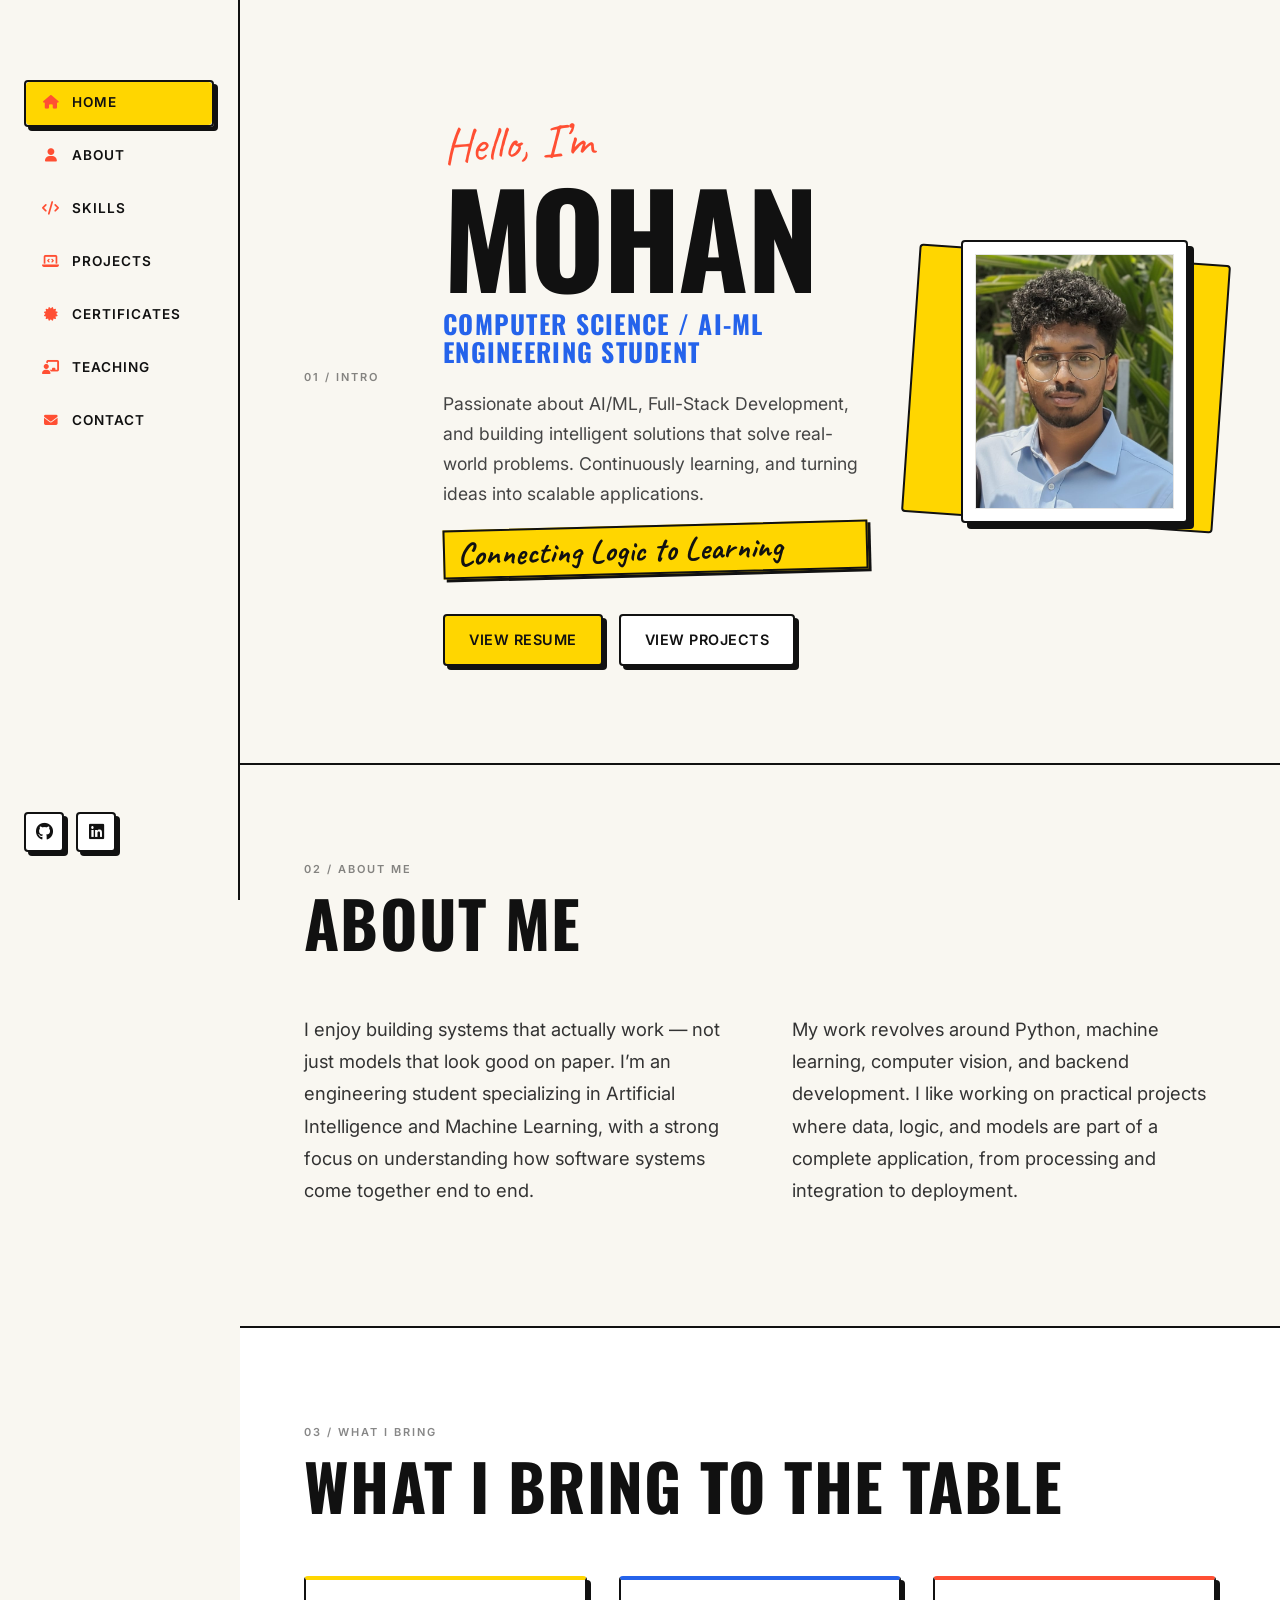
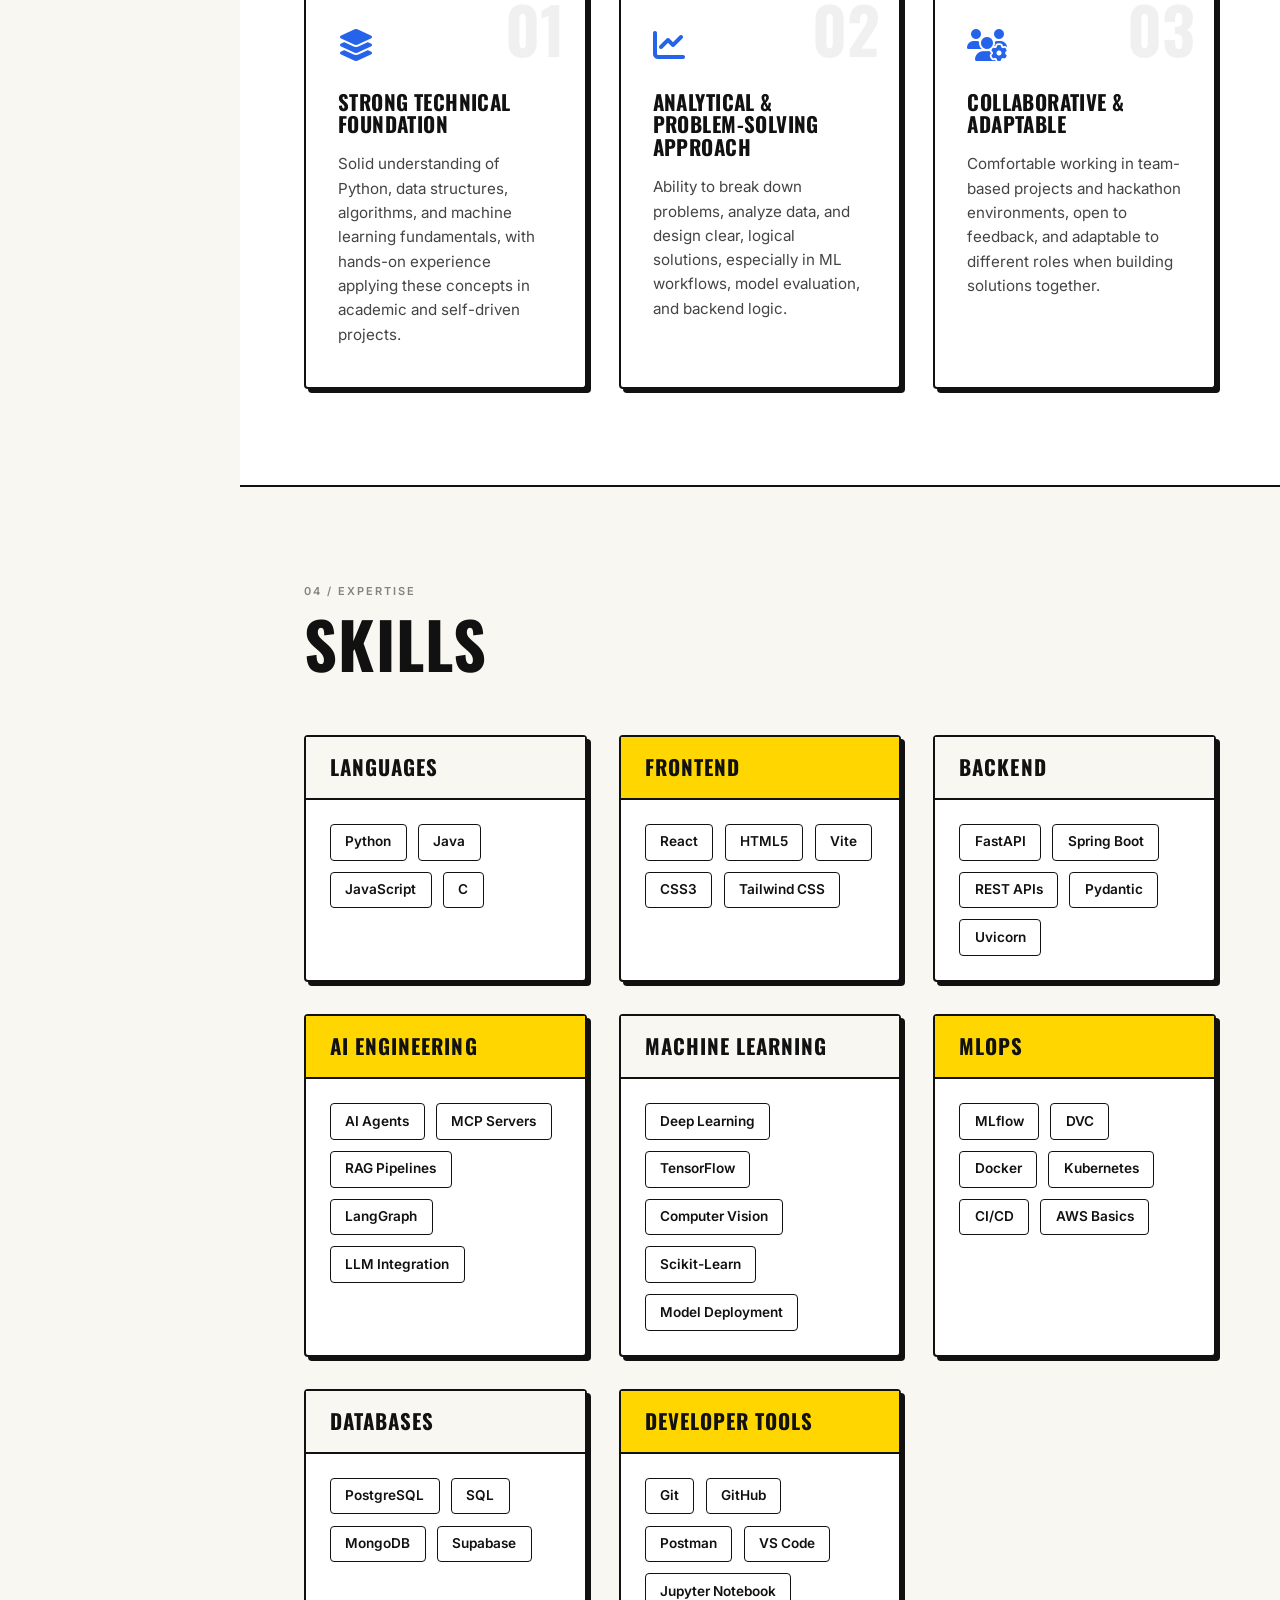
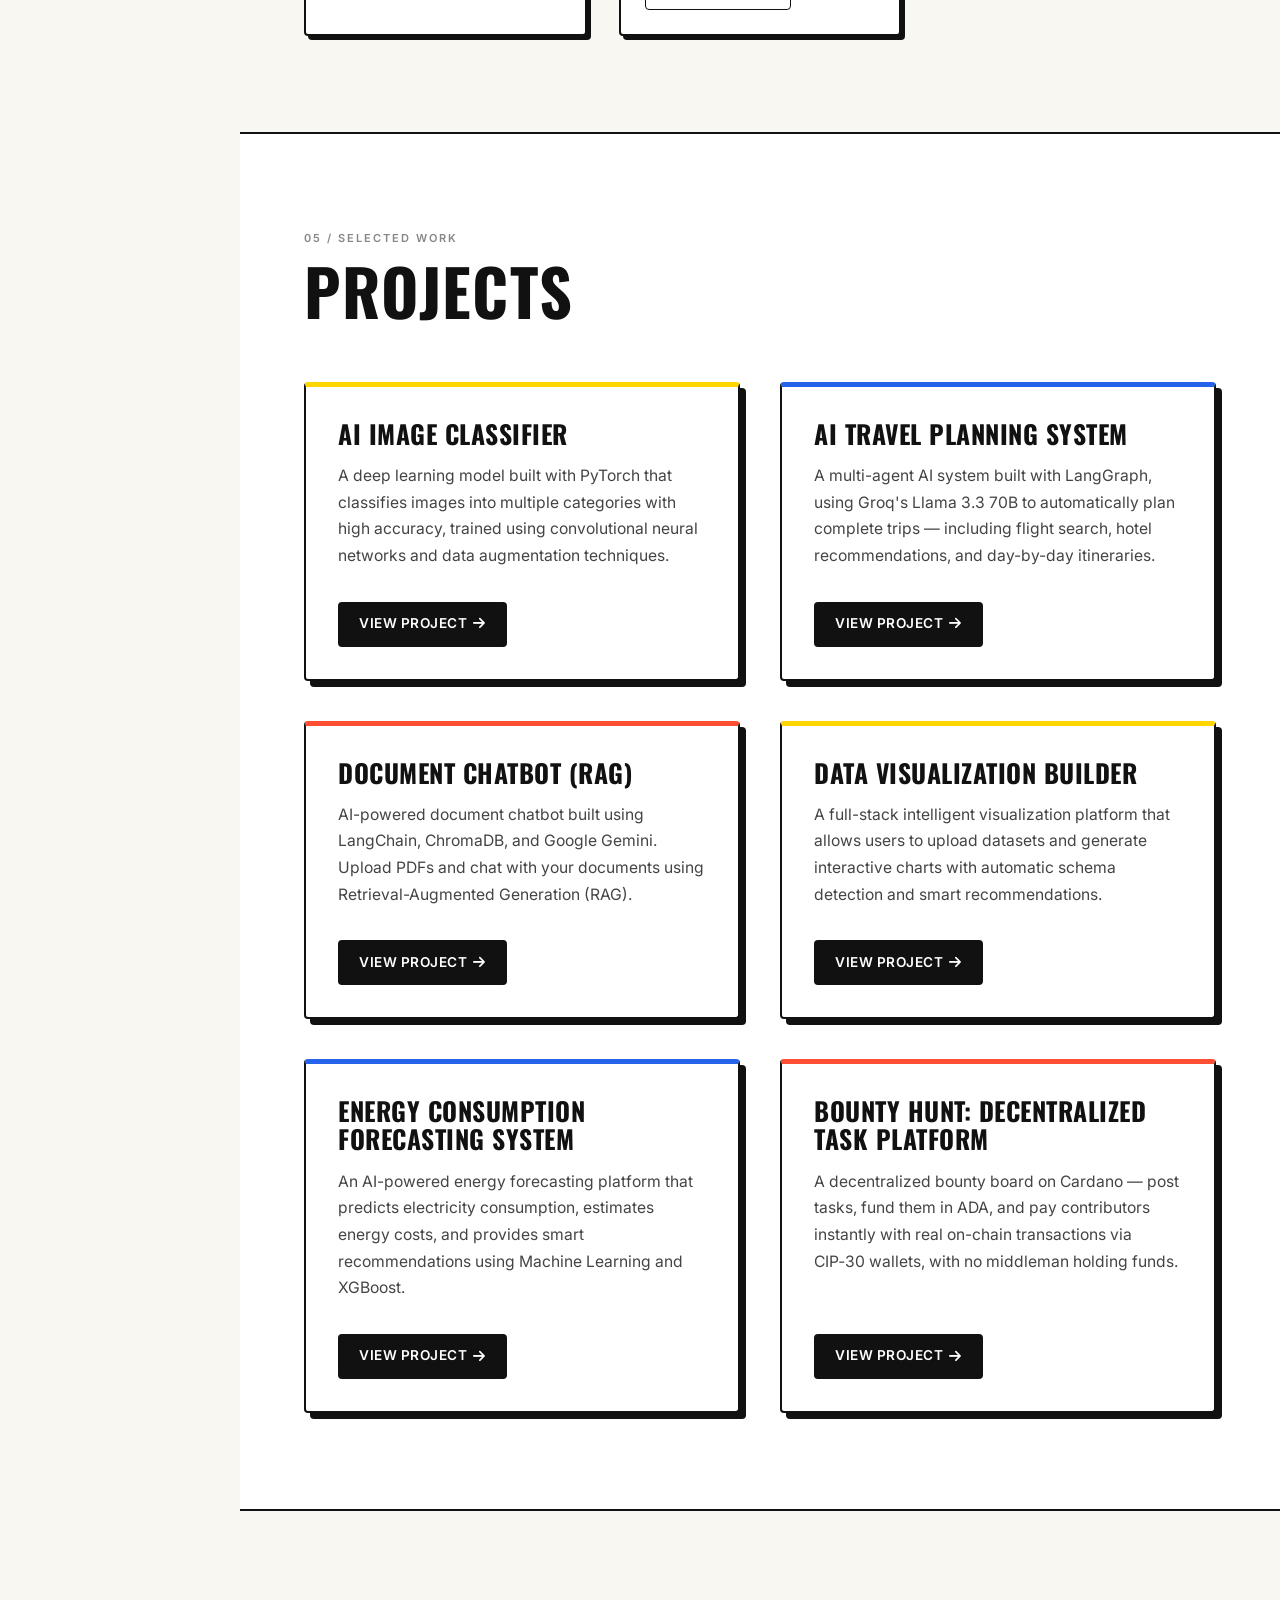
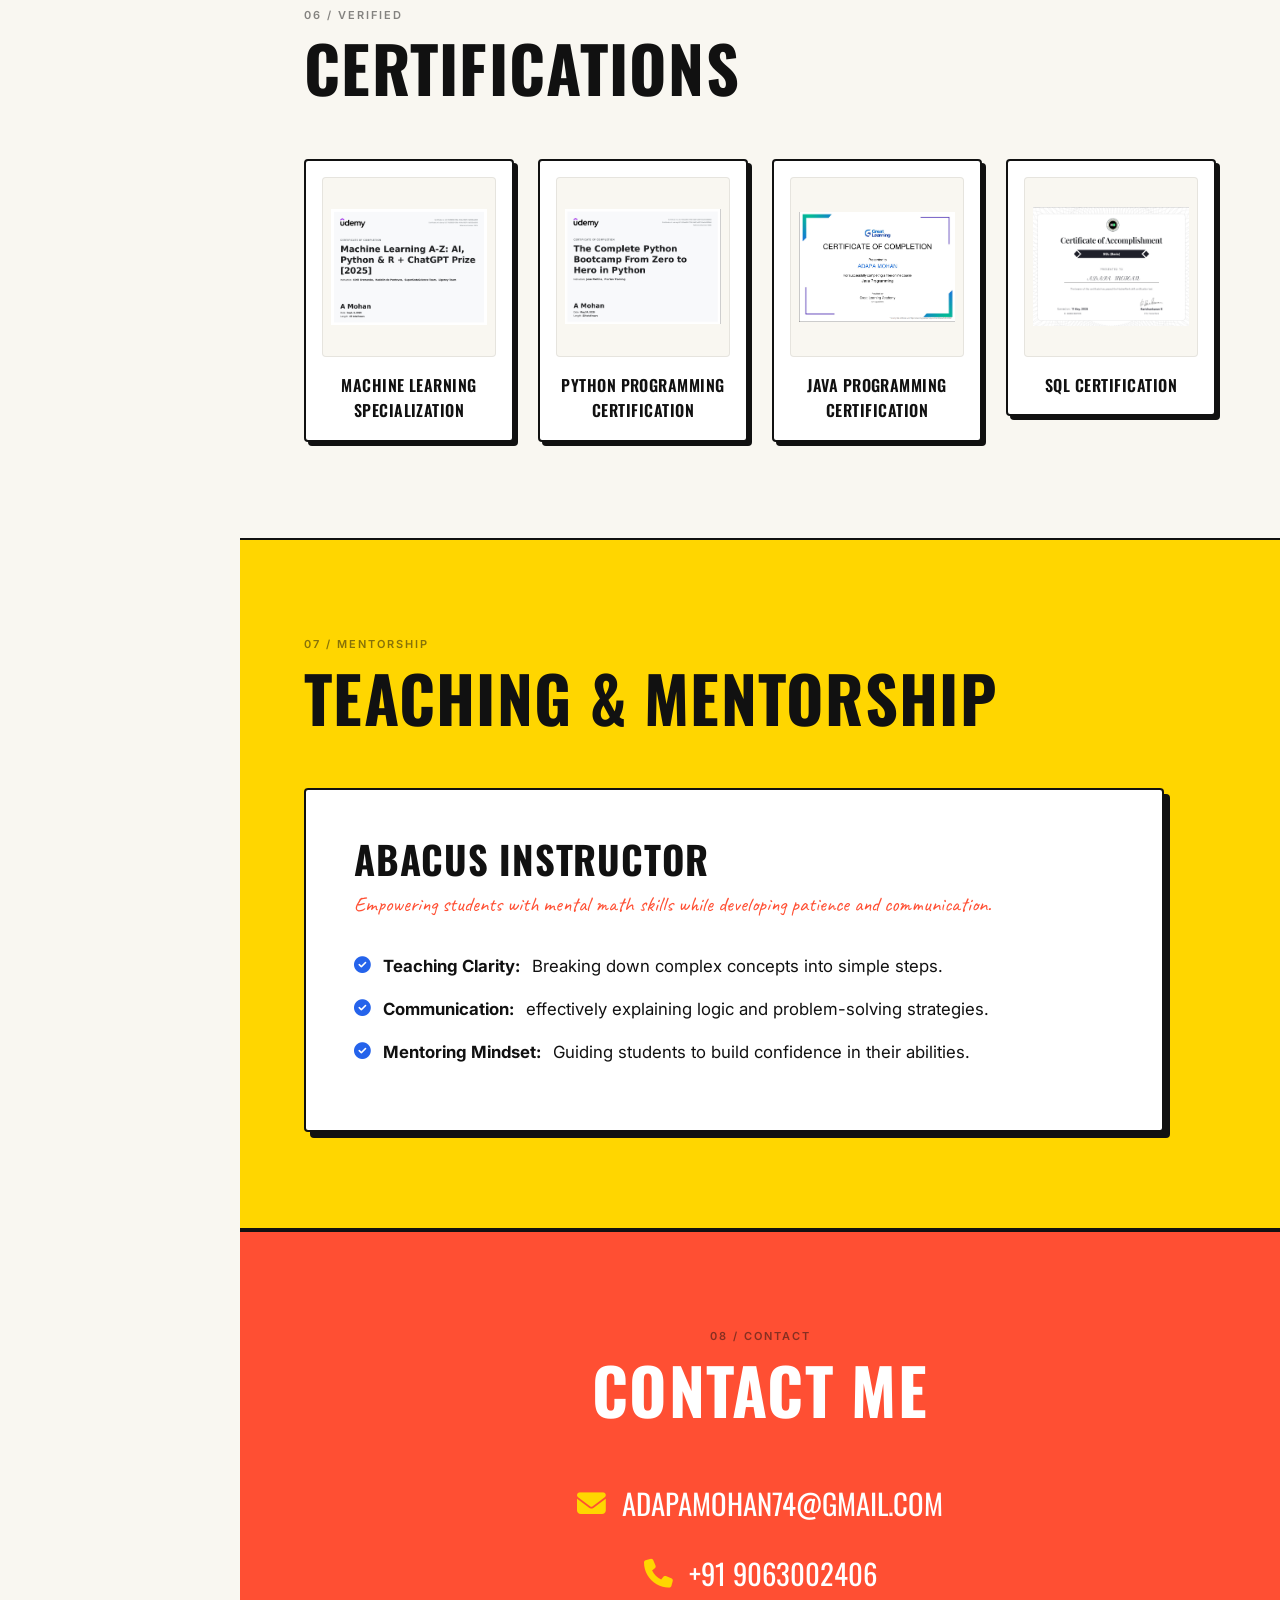
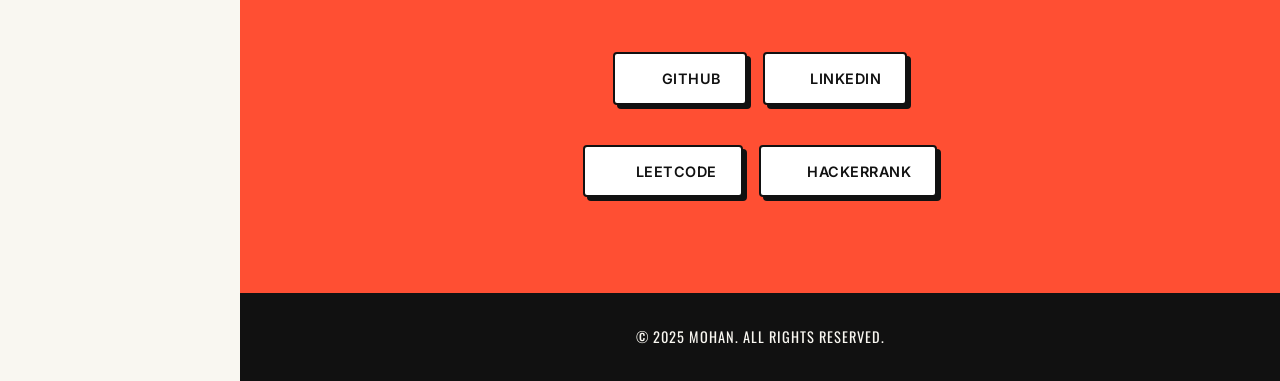
<file: index.html>
<!DOCTYPE html>
<html lang="en">

<head>
    <meta charset="UTF-8">
    <meta name="viewport" content="width=device-width, initial-scale=1.0">
    <title>Mohan | CS & AI-ML Student</title>
    <!-- Fonts -->
    <link rel="preconnect" href="https://fonts.googleapis.com">
    <link rel="preconnect" href="https://fonts.gstatic.com" crossorigin>
    <link href="https://fonts.googleapis.com/css2?family=Inter:wght@300;400;500;600;700&display=swap" rel="stylesheet">
    <link rel="stylesheet" href="style.css">
    <!-- FontAwesome for Icons -->
    <link rel="stylesheet" href="https://cdnjs.cloudflare.com/ajax/libs/font-awesome/6.4.0/css/all.min.css">
</head>

<body>

    <!-- Navigation -->
    <nav class="sidebar">
        <!-- Logo removed as requested -->
        <ul class="nav-links">
            <li><a href="#hero" class="active"><i class="fas fa-home"></i> <span>Home</span></a></li>
            <li><a href="#about"><i class="fas fa-user"></i> <span>About</span></a></li>
            <li><a href="#skills"><i class="fas fa-code"></i> <span>Skills</span></a></li>
            <li><a href="#projects"><i class="fas fa-laptop-code"></i> <span>Projects</span></a></li>
            <li><a href="#certificates"><i class="fas fa-certificate"></i> <span>Certificates</span></a></li>
            <li><a href="#teaching"><i class="fas fa-chalkboard-teacher"></i> <span>Teaching</span></a></li>
            <li><a href="#contact"><i class="fas fa-envelope"></i> <span>Contact</span></a></li>
        </ul>
        <div class="social-links-mini">
            <a href="https://github.com/Mohan24th" target="_blank" title="GitHub"><i class="fab fa-github"></i></a>
            <a href="https://www.linkedin.com/in/adapa-mohan-33796a281/" target="_blank" title="LinkedIn"><i
                    class="fab fa-linkedin"></i></a>
        </div>
    </nav>

    <!-- Main Content -->
    <main class="content">

        <!-- Hero Section -->
        <section id="hero">
            <div class="hero-text">
                <span class="greeting">Hello, I’m</span>
                <h1> MOHAN</h1>
                <h2>Computer Science / AI-ML Engineering Student</h2>
                <p>
                    Passionate about AI/ML, Full-Stack Development, and building intelligent solutions that solve
                    real-world problems.
                    Continuously learning, and turning ideas into scalable applications.
                </p>
                <h2>Connecting Logic to Learning</h2>
                <div class="cta-group">
                    <a href="Assets/Resume.pdf" target="_blank" class="btn btn-primary">View Resume</a>
                    <a href="#projects" class="btn btn-outline">View Projects</a>
                </div>
            </div>
            <div class="hero-image">
                <!-- Profile Image -->
                <div class="img-placeholder">
                    <img src="Assets/my_professional_photo.jpeg" alt="Mohan">
                </div>
            </div>
        </section>

        <!-- About Section -->
        <section id="about">
            <h2 class="section-title">About Me</h2>
            <div class="section-content">
                <p class="summary">
                    I enjoy building systems that actually work — not just models that look good on paper.
                    I’m an engineering student specializing in Artificial Intelligence and Machine Learning,
                    with a strong focus on understanding how software systems come together end to end.
                </p>

                <p class="summary">
                    My work revolves around Python, machine learning, computer vision, and backend development.
                    I like working on practical projects where data, logic, and models are part of a complete
                    application, from processing and integration to deployment.
                </p>
            </div>

        </section>

        <!-- What I Bring to the Table Section -->
        <section id="what-i-bring">
            <h2 class="section-title">What I Bring to the Table</h2>
            <div class="value-grid">
                <!-- Card 1 -->
                <div class="value-card">
                    <div class="icon-box">
                        <i class="fas fa-layer-group"></i>
                    </div>
                    <h3>Strong Technical Foundation</h3>
                    <p>
                        Solid understanding of Python, data structures, algorithms, and machine learning fundamentals,
                        with hands-on experience applying these concepts in academic and self-driven projects.
                    </p>
                </div>
                <!-- Card 2 -->
                <div class="value-card">
                    <div class="icon-box">
                        <i class="fas fa-chart-line"></i>
                    </div>
                    <h3>Analytical & Problem-Solving Approach</h3>
                    <p>
                        Ability to break down problems, analyze data, and design clear, logical solutions, especially in
                        ML workflows, model evaluation, and backend logic.
                    </p>
                </div>
                <!-- Card 3 -->
                <div class="value-card">
                    <div class="icon-box">
                        <i class="fas fa-users-cog"></i>
                    </div>
                    <h3>Collaborative & Adaptable</h3>
                    <p>
                        Comfortable working in team-based projects and hackathon environments, open to feedback, and
                        adaptable to different roles when building solutions together.
                    </p>
                </div>
            </div>
        </section>

        <!-- Skills Section -->
        <section id="skills">
            <h2 class="section-title">Skills</h2>
            <div class="skills-grid">

                <div class="skill-category">
                    <h3>Languages</h3>
                    <div class="skill-pills">
                        <span>Python</span>
                        <span>Java</span>
                        <span>JavaScript</span>
                        <span>C</span>
                    </div>
                </div>

                <div class="skill-category">
                    <h3>Frontend</h3>
                    <div class="skill-pills">
                        <span>React</span>
                        <span>HTML5</span>
                        <span>Vite</span>
                        <span>CSS3</span>
                        <span>Tailwind CSS</span>
                    </div>
                </div>

                <div class="skill-category">
                    <h3>Backend</h3>
                    <div class="skill-pills">
                        <span>FastAPI</span>
                        <span>Spring Boot</span>
                        <span>REST APIs</span>
                        <span>Pydantic</span>
                        <span>Uvicorn</span>
                    </div>
                </div>

                <div class="skill-category">
                    <h3>AI Engineering</h3>
                    <div class="skill-pills">
                        <span>AI Agents</span>
                        <span>MCP Servers</span>
                        <span>RAG Pipelines</span>
                        <span>LangGraph</span>
                        <span>LLM Integration</span>
                    </div>
                </div>

                <div class="skill-category">
                    <h3>Machine Learning</h3>
                    <div class="skill-pills">
                        <span>Deep Learning</span>
                        <span>TensorFlow</span>
                        <span>Computer Vision</span>
                        <span>Scikit-Learn</span>
                        <span>Model Deployment</span>
                    </div>
                </div>

                <div class="skill-category">
                    <h3>MLOps</h3>
                    <div class="skill-pills">
                        <span>MLflow</span>
                        <span>DVC</span>
                        <span>Docker</span>
                        <span>Kubernetes</span>
                        <span>CI/CD</span>
                        <span>AWS Basics</span>
                    </div>
                </div>

                <div class="skill-category">
                    <h3>Databases</h3>
                    <div class="skill-pills">
                        <span>PostgreSQL</span>
                        <span>SQL</span>
                        <span>MongoDB</span>
                        <span>Supabase</span>
                    </div>
                </div>

                <div class="skill-category">
                    <h3>Developer Tools</h3>
                    <div class="skill-pills">
                        <span>Git</span>
                        <span>GitHub</span>
                        <span>Postman</span>
                        <span>VS Code</span>
                        <span>Jupyter Notebook</span>
                    </div>
                </div>

            </div>
        </section>



        <!-- Projects Section -->
        <section id="projects">
            <h2 class="section-title">Projects</h2>
            <div class="projects-grid">
                <!-- Project Card 1 -->
                <article class="project-card">
                    <div class="card-content">
                        <h3>AI Image Classifier</h3>
                        <p>A deep learning model built with PyTorch that classifies images into multiple
                            categories with high accuracy, trained using convolutional neural networks and data
                            augmentation techniques.</p>
                        <a href="projects/ai-image-classifier.html" class="btn-text">View Project <i
                                class="fas fa-arrow-right"></i></a>
                    </div>
                </article>
                <!-- Project Card 2 -->
                <article class="project-card">
                    <div class="card-content">
                        <h3>AI Travel Planning System</h3>
                        <p>A multi-agent AI system built with LangGraph, using Groq's Llama 3.3 70B to automatically
                            plan complete trips — including flight search, hotel recommendations, and day-by-day
                            itineraries.</p>
                        <a href="projects/ai-travel-multi-agent.html" class="btn-text">View Project <i
                                class="fas fa-arrow-right"></i></a>
                    </div>
                </article>
                <!-- Project Card 3 -->
                <article class="project-card">
                    <div class="card-content">
                        <h3>Document Chatbot (RAG)</h3>
                        <p>AI-powered document chatbot built using LangChain, ChromaDB, and Google Gemini. Upload PDFs
                            and chat with your documents using Retrieval-Augmented Generation (RAG).</p>
                        <a href="projects/document-chatbot.html" class="btn-text">
                            View Project <i class="fas fa-arrow-right"></i>
                        </a>
                    </div>
                </article>
                <!-- Project Card 4 -->
                <article class="project-card">
                    <div class="card-content">
                        <h3>Data Visualization Builder</h3>
                        <p>
                            A full-stack intelligent visualization platform that allows users
                            to upload datasets and generate interactive charts with automatic
                            schema detection and smart recommendations.
                        </p>
                        <a href="projects/vizcraft.html" class="btn-text">
                            View Project <i class="fas fa-arrow-right"></i>
                        </a>
                    </div>
                </article>
                <!-- Project Card 5 -->
                <article class="project-card">
                    <div class="card-content">
                        <h3>Energy Consumption Forecasting System</h3>
                        <p>
                            An AI-powered energy forecasting platform that predicts electricity
                            consumption, estimates energy costs, and provides smart recommendations
                            using Machine Learning and XGBoost.
                        </p>
                        <a href="projects/energy_forcasting.html" class="btn-text">
                            View Project <i class="fas fa-arrow-right"></i>
                        </a>
                    </div>
                </article>

                <!-- Project Card 6 -->
                <article class="project-card">
                    <div class="card-content">
                        <h3>Bounty Hunt: Decentralized Task Platform</h3>
                        <p>
                            A decentralized bounty board on Cardano — post tasks, fund them in ADA,
                            and pay contributors instantly with real on-chain transactions via
                            CIP‑30 wallets, with no middleman holding funds.
                        </p>
                        <a href="projects/bounty_hunt.html" class="btn-text">
                            View Project <i class="fas fa-arrow-right"></i>
                        </a>
                    </div>
                </article>
            </div>
        </section>

        <!-- Certificates Section -->
        <section id="certificates">
            <h2 class="section-title">Certifications</h2>

            <div class="certificates-grid">
                <div class="cert-card">
                    <div class="cert-placeholder">
                        <img src="Assets/MachineLearning_c.jpg" alt="Machine Learning Certification">
                    </div>
                    <p>Machine Learning Specialization</p>
                </div>

                <div class="cert-card">
                    <div class="cert-placeholder">
                        <img src="Assets/python_c.png" alt="Python Certification">
                    </div>
                    <p>Python Programming Certification</p>
                </div>

                <div class="cert-card">
                    <div class="cert-placeholder">
                        <img src="Assets/java_c.png" alt="Java Certification">
                    </div>
                    <p>Java Programming Certification</p>
                </div>

                <div class="cert-card">
                    <div class="cert-placeholder">
                        <img src="Assets/sql_c.png" alt="SQL Certification">
                    </div>
                    <p>SQL Certification</p>
                </div>
            </div>
        </section>

        <!-- Teaching Section -->
        <section id="teaching">
            <h2 class="section-title">Teaching & Mentorship</h2>
            <div class="teaching-card">
                <h3>Abacus Instructor </h3>
                <p class="role-desc">
                    Empowering students with mental math skills while developing patience and communication.
                </p>
                <ul class="teaching-highlights">
                    <li><i class="fas fa-check-circle"></i> <strong>Teaching Clarity:</strong> Breaking down complex
                        concepts into simple steps.</li>
                    <li><i class="fas fa-check-circle"></i> <strong>Communication:</strong> effectively explaining logic
                        and problem-solving strategies.</li>
                    <li><i class="fas fa-check-circle"></i> <strong>Mentoring Mindset:</strong> Guiding students to
                        build confidence in their abilities.</li>
                </ul>
            </div>
        </section>

        <!-- Contact Section -->
        <section id="contact">
            <h2 class="section-title">Contact Me</h2>
            <div class="contact-container">
                <div class="contact-info">
                    <div class="contact-item">
                        <i class="fas fa-envelope"></i>
                        <span>adapamohan74@gmail.com</span>
                    </div>
                    <div class="contact-item">
                        <i class="fas fa-phone"></i>
                        <span>+91 9063002406</span>
                    </div>
                    <div class="contact-links">
                        <a href="https://github.com/Mohan24th" target="_blank" class="btn btn-outline"><i
                                class="fab fa-github"></i> GitHub</a>
                        <a href="https://www.linkedin.com/in/adapa-mohan-33796a281/" target="_blank"
                            class="btn btn-outline"><i class="fab fa-linkedin"></i> LinkedIn</a>
                    </div>
                    <div class="contact-links" style="margin-top: 1rem;">
                        <a href="https://leetcode.com/u/Adapamohan/" target="_blank" class="btn btn-outline"><i
                                class="fas fa-code"></i> LeetCode</a>
                        <a href="https://www.hackerrank.com/profile/adapamohan74" target="_blank"
                            class="btn btn-outline"><i class="fab fa-hackerrank"></i> HackerRank</a>
                    </div>
                </div>
            </div>
        </section>

        <footer>
            <p>&copy; 2025 Mohan. All rights reserved.</p>
        </footer>

    </main>

    <script src="script.js"></script>
</body>

</html>
</file>
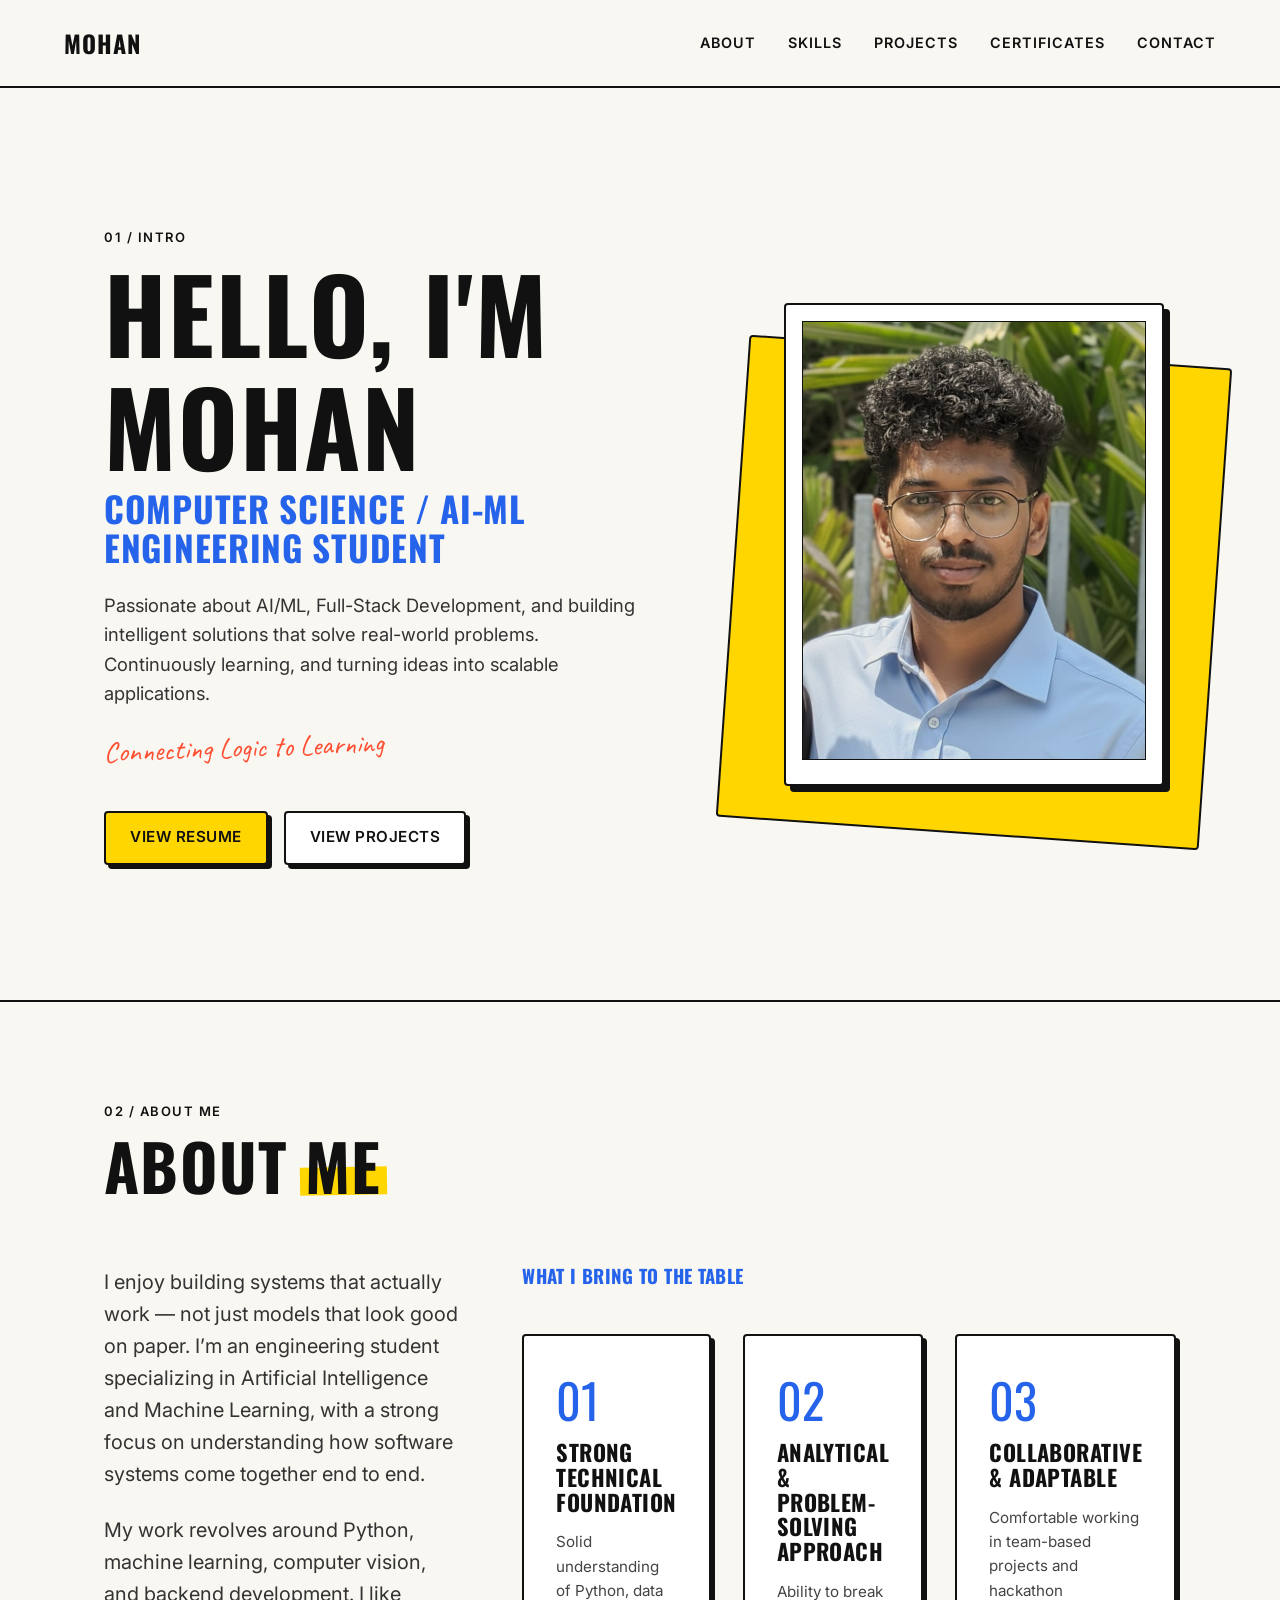
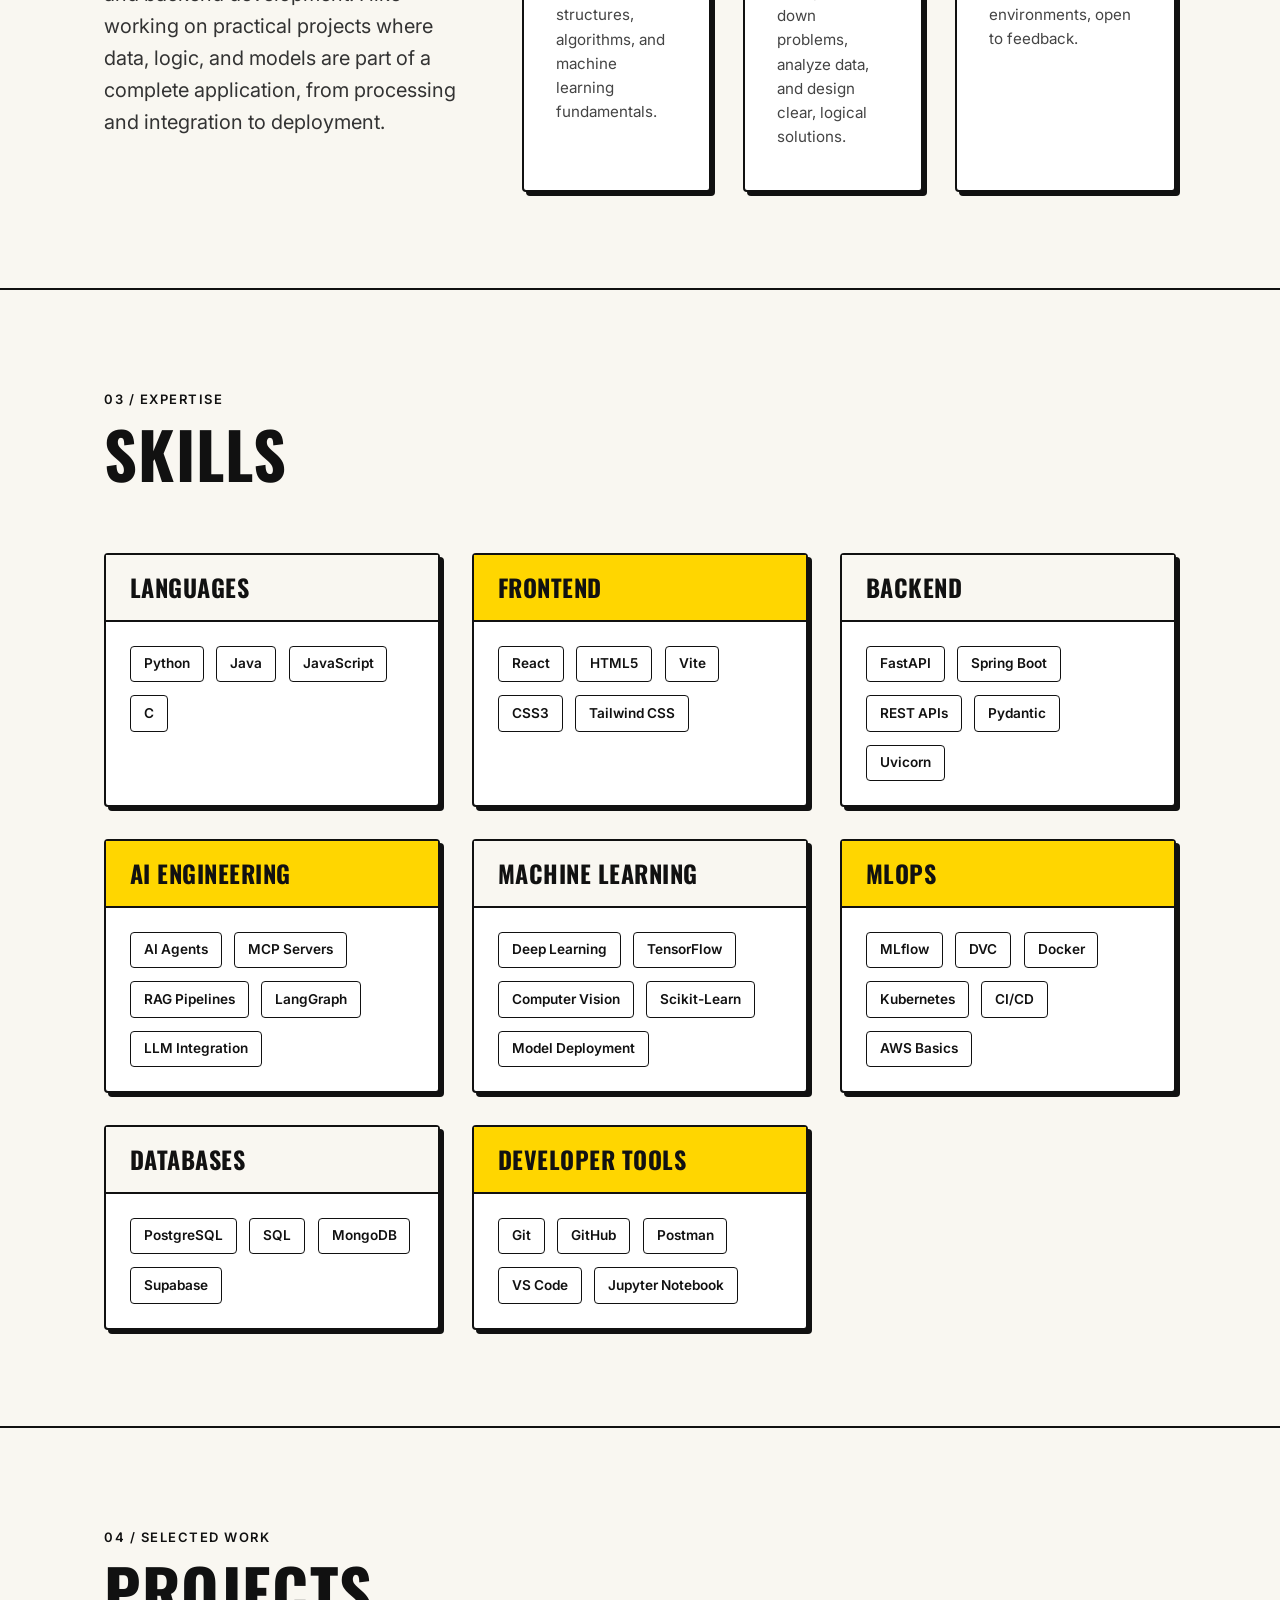
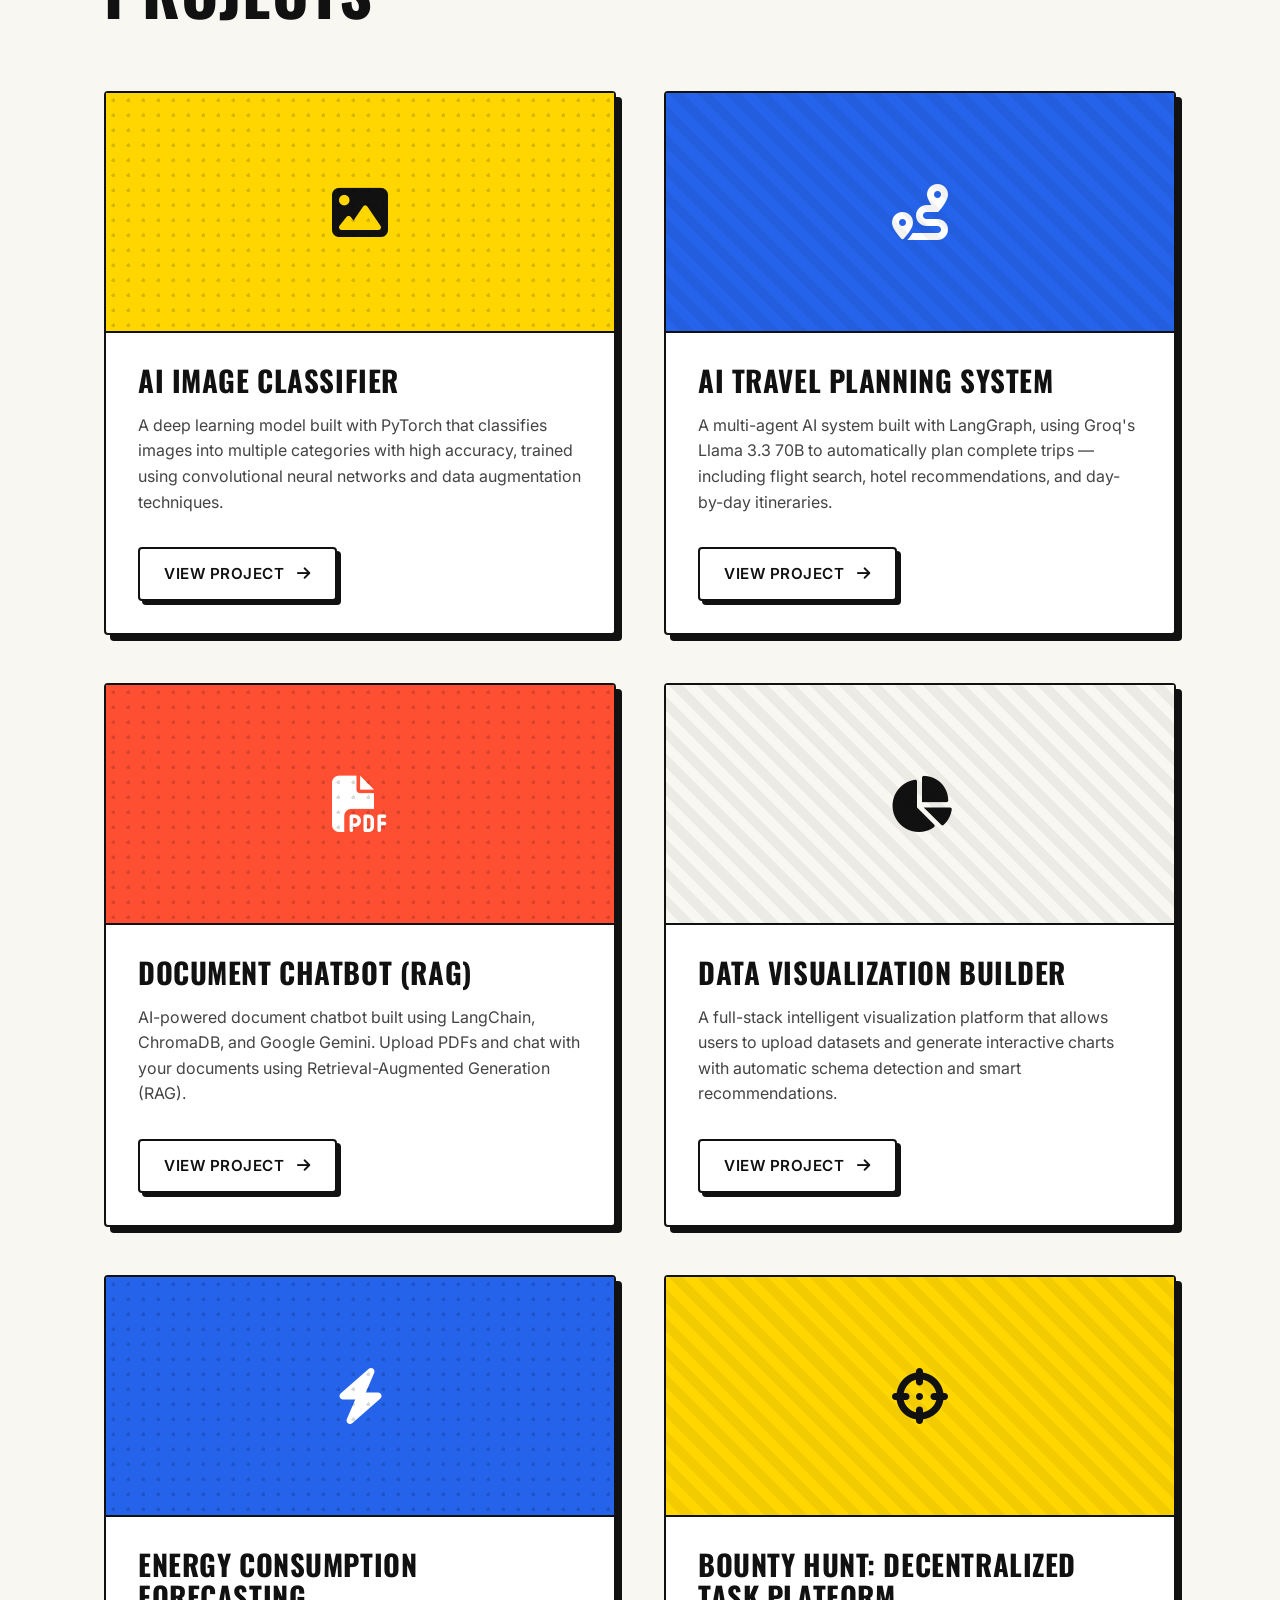
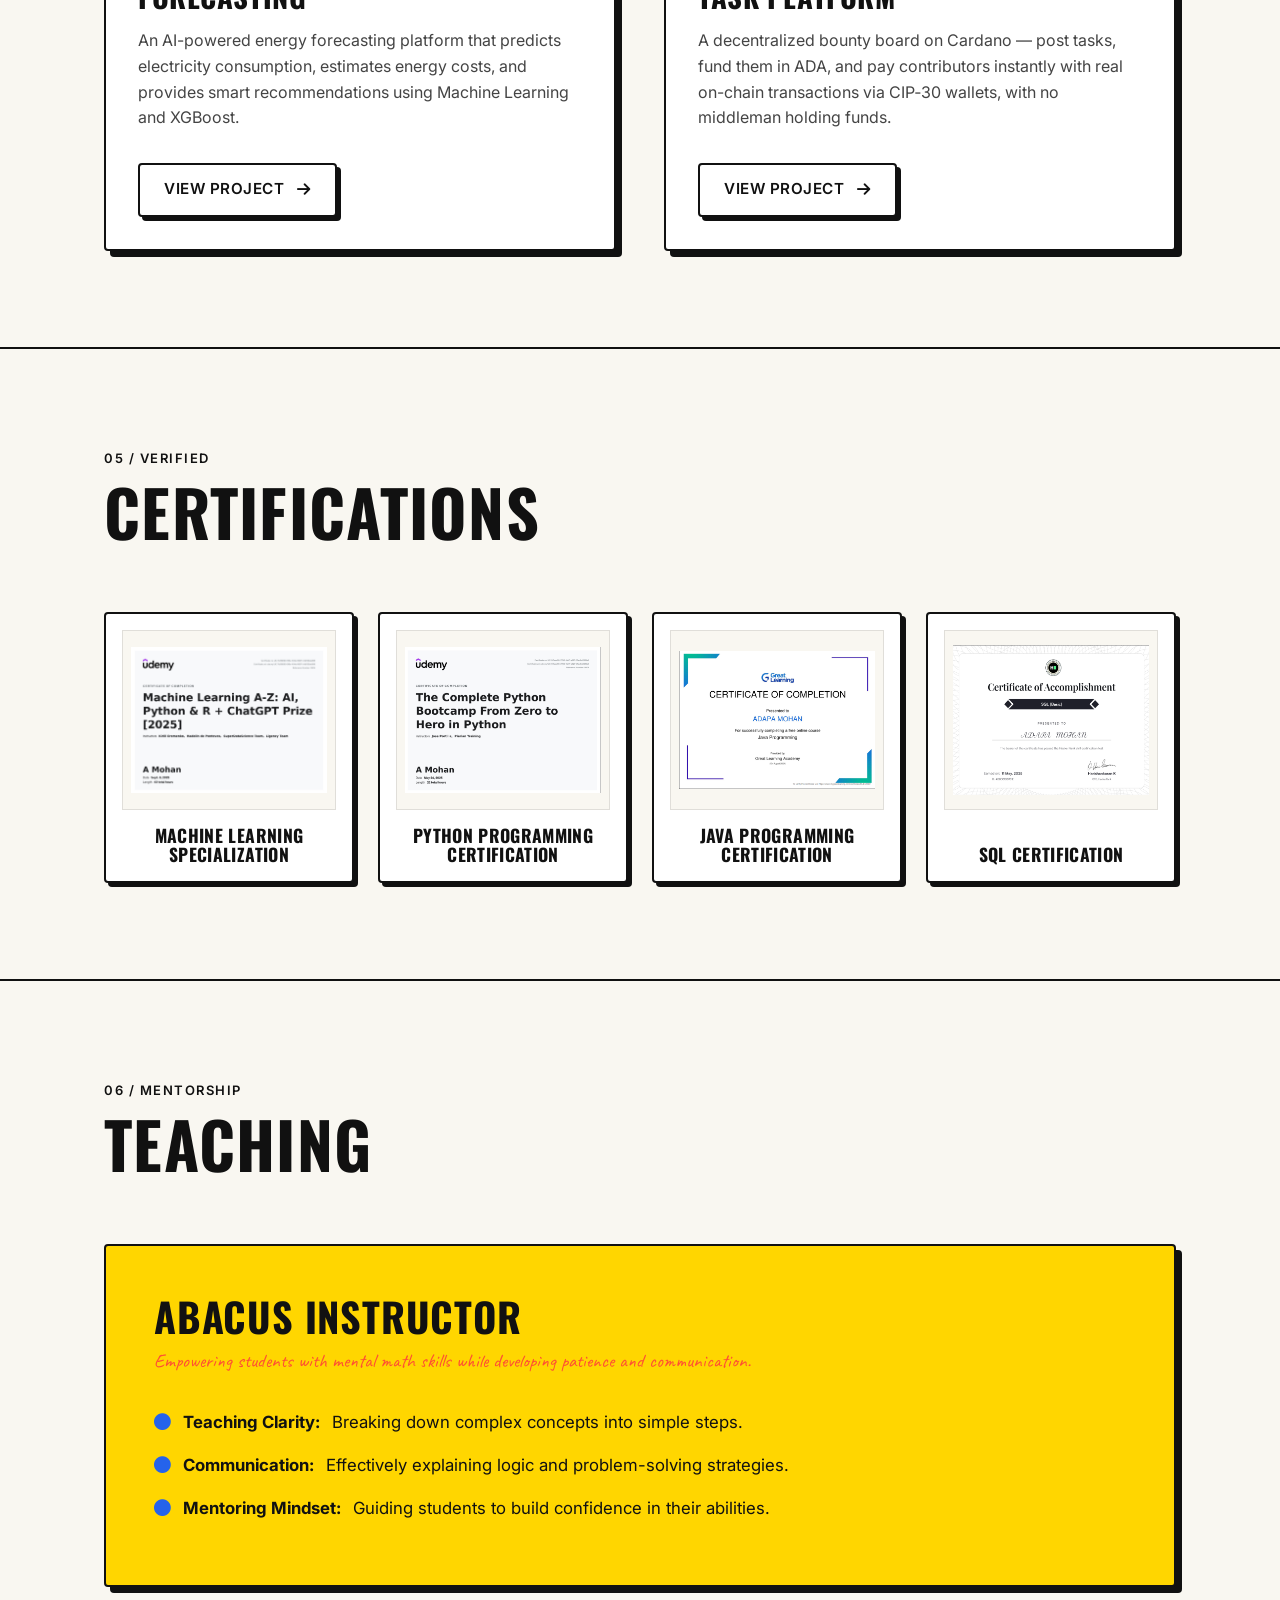
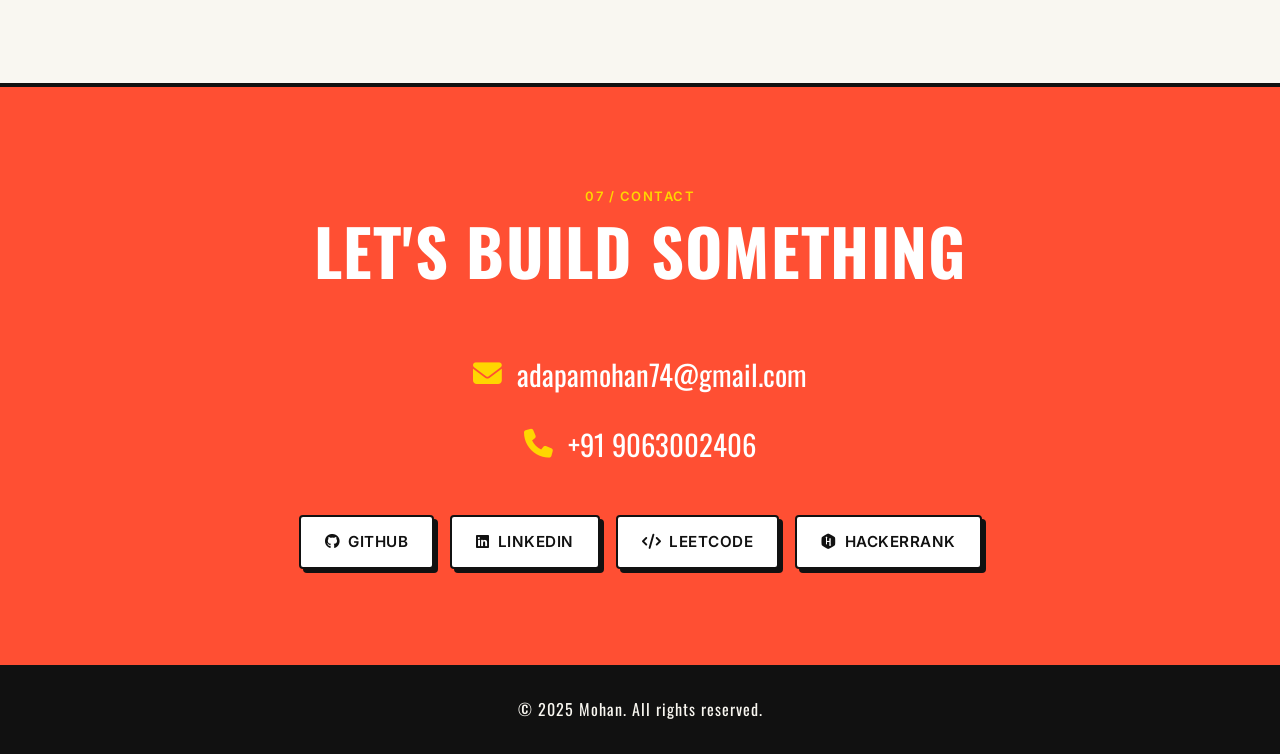
<file: portfolio_v2.html>
<!DOCTYPE html>
<html lang="en">

<head>
    <meta charset="UTF-8">
    <meta name="viewport" content="width=device-width, initial-scale=1.0">
    <title>Mohan | CS & AI-ML Student</title>
    <link rel="stylesheet" href="portfolio_v2.css">
    <!-- FontAwesome for Icons -->
    <link rel="stylesheet" href="https://cdnjs.cloudflare.com/ajax/libs/font-awesome/6.4.0/css/all.min.css">
</head>

<body>

    <!-- Navigation -->
    <nav class="navbar">
        <div class="nav-brand">MOHAN</div>
        <ul class="nav-links">
            <li><a href="#about">About</a></li>
            <li><a href="#skills">Skills</a></li>
            <li><a href="#projects">Projects</a></li>
            <li><a href="#certificates">Certificates</a></li>
            <li><a href="#contact">Contact</a></li>
        </ul>
    </nav>

    <!-- Main Content -->
    <main>

        <!-- Hero Section -->
        <section id="hero">
            <div class="container hero-wrapper">
                <div class="hero-content">
                    <span class="anno">01 / INTRO</span>
                    <br>
                    <h1>HELLO, I'M MOHAN</h1>
                    <h2 class="hero-subtitle">Computer Science / AI-ML Engineering Student</h2>
                    <p class="hero-desc">
                        Passionate about AI/ML, Full-Stack Development, and building intelligent solutions that solve real-world problems. Continuously learning, and turning ideas into scalable applications.
                    </p>
                    <span class="hero-tagline">Connecting Logic to Learning</span>
                    <div class="hero-actions">
                        <a href="Assets/Resume.pdf" target="_blank" class="btn btn-primary">View Resume</a>
                        <a href="#projects" class="btn">View Projects</a>
                    </div>
                </div>
                <div class="hero-visual">
                    <div class="hero-decor-bg"></div>
                    <div class="hero-img-box">
                        <img src="Assets/my_professional_photo.jpeg" alt="Mohan Profile">
                    </div>
                </div>
            </div>
        </section>

        <!-- About Section -->
        <section id="about">
            <div class="container">
                <div class="section-header">
                    <span class="anno">02 / ABOUT ME</span>
                    <br>
                    <h2 class="section-title">ABOUT <span class="marker-highlight">ME</span></h2>
                </div>
                
                <div class="about-grid">
                    <div class="about-text">
                        <p>
                            I enjoy building systems that actually work — not just models that look good on paper.
                            I’m an engineering student specializing in Artificial Intelligence and Machine Learning,
                            with a strong focus on understanding how software systems come together end to end.
                        </p>
                        <p>
                            My work revolves around Python, machine learning, computer vision, and backend development.
                            I like working on practical projects where data, logic, and models are part of a complete
                            application, from processing and integration to deployment.
                        </p>
                    </div>
                    
                    <div class="about-values">
                        <h3 style="margin-bottom: 1.5rem; font-family: var(--font-display); color: var(--blue);">What I Bring to the Table</h3>
                        <div class="value-grid">
                            <!-- Value 1 -->
                            <div class="value-card">
                                <div class="value-num">01</div>
                                <h3>Strong Technical Foundation</h3>
                                <p>Solid understanding of Python, data structures, algorithms, and machine learning fundamentals.</p>
                            </div>
                            <!-- Value 2 -->
                            <div class="value-card">
                                <div class="value-num">02</div>
                                <h3>Analytical & Problem-Solving Approach</h3>
                                <p>Ability to break down problems, analyze data, and design clear, logical solutions.</p>
                            </div>
                            <!-- Value 3 -->
                            <div class="value-card">
                                <div class="value-num">03</div>
                                <h3>Collaborative & Adaptable</h3>
                                <p>Comfortable working in team-based projects and hackathon environments, open to feedback.</p>
                            </div>
                        </div>
                    </div>
                </div>
            </div>
        </section>

        <!-- Skills Section -->
        <section id="skills">
            <div class="container">
                <div class="section-header">
                    <span class="anno">03 / EXPERTISE</span>
                    <br>
                    <h2 class="section-title">SKILLS</h2>
                </div>
                
                <div class="skills-grid">
                    <div class="skill-category">
                        <h3>Languages</h3>
                        <div class="skill-pills">
                            <span>Python</span>
                            <span>Java</span>
                            <span>JavaScript</span>
                            <span>C</span>
                        </div>
                    </div>

                    <div class="skill-category">
                        <h3>Frontend</h3>
                        <div class="skill-pills">
                            <span>React</span>
                            <span>HTML5</span>
                            <span>Vite</span>
                            <span>CSS3</span>
                            <span>Tailwind CSS</span>
                        </div>
                    </div>

                    <div class="skill-category">
                        <h3>Backend</h3>
                        <div class="skill-pills">
                            <span>FastAPI</span>
                            <span>Spring Boot</span>
                            <span>REST APIs</span>
                            <span>Pydantic</span>
                            <span>Uvicorn</span>
                        </div>
                    </div>

                    <div class="skill-category">
                        <h3>AI Engineering</h3>
                        <div class="skill-pills">
                            <span>AI Agents</span>
                            <span>MCP Servers</span>
                            <span>RAG Pipelines</span>
                            <span>LangGraph</span>
                            <span>LLM Integration</span>
                        </div>
                    </div>

                    <div class="skill-category">
                        <h3>Machine Learning</h3>
                        <div class="skill-pills">
                            <span>Deep Learning</span>
                            <span>TensorFlow</span>
                            <span>Computer Vision</span>
                            <span>Scikit-Learn</span>
                            <span>Model Deployment</span>
                        </div>
                    </div>

                    <div class="skill-category">
                        <h3>MLOps</h3>
                        <div class="skill-pills">
                            <span>MLflow</span>
                            <span>DVC</span>
                            <span>Docker</span>
                            <span>Kubernetes</span>
                            <span>CI/CD</span>
                            <span>AWS Basics</span>
                        </div>
                    </div>

                    <div class="skill-category">
                        <h3>Databases</h3>
                        <div class="skill-pills">
                            <span>PostgreSQL</span>
                            <span>SQL</span>
                            <span>MongoDB</span>
                            <span>Supabase</span>
                        </div>
                    </div>

                    <div class="skill-category">
                        <h3>Developer Tools</h3>
                        <div class="skill-pills">
                            <span>Git</span>
                            <span>GitHub</span>
                            <span>Postman</span>
                            <span>VS Code</span>
                            <span>Jupyter Notebook</span>
                        </div>
                    </div>
                </div>
            </div>
        </section>

        <!-- Projects Section -->
        <section id="projects">
            <div class="container">
                <div class="section-header">
                    <span class="anno">04 / SELECTED WORK</span>
                    <br>
                    <h2 class="section-title">PROJECTS</h2>
                </div>

                <div class="projects-grid">
                    <!-- Project 1 -->
                    <article class="project-card">
                        <div class="project-visual pattern-dots">
                            <i class="fas fa-image"></i>
                        </div>
                        <div class="project-content">
                            <h3>AI Image Classifier</h3>
                            <p>A deep learning model built with PyTorch that classifies images into multiple categories with high accuracy, trained using convolutional neural networks and data augmentation techniques.</p>
                            <a href="projects/ai-image-classifier.html" class="btn">View Project <i class="fas fa-arrow-right" style="margin-left: 5px;"></i></a>
                        </div>
                    </article>

                    <!-- Project 2 -->
                    <article class="project-card">
                        <div class="project-visual pattern-stripes">
                            <i class="fas fa-route"></i>
                        </div>
                        <div class="project-content">
                            <h3>AI Travel Planning System</h3>
                            <p>A multi-agent AI system built with LangGraph, using Groq's Llama 3.3 70B to automatically plan complete trips — including flight search, hotel recommendations, and day-by-day itineraries.</p>
                            <a href="projects/ai-travel-multi-agent.html" class="btn">View Project <i class="fas fa-arrow-right" style="margin-left: 5px;"></i></a>
                        </div>
                    </article>

                    <!-- Project 3 -->
                    <article class="project-card">
                        <div class="project-visual pattern-dots">
                            <i class="fas fa-file-pdf"></i>
                        </div>
                        <div class="project-content">
                            <h3>Document Chatbot (RAG)</h3>
                            <p>AI-powered document chatbot built using LangChain, ChromaDB, and Google Gemini. Upload PDFs and chat with your documents using Retrieval-Augmented Generation (RAG).</p>
                            <a href="projects/document-chatbot.html" class="btn">View Project <i class="fas fa-arrow-right" style="margin-left: 5px;"></i></a>
                        </div>
                    </article>

                    <!-- Project 4 -->
                    <article class="project-card">
                        <div class="project-visual pattern-stripes">
                            <i class="fas fa-chart-pie"></i>
                        </div>
                        <div class="project-content">
                            <h3>Data Visualization Builder</h3>
                            <p>A full-stack intelligent visualization platform that allows users to upload datasets and generate interactive charts with automatic schema detection and smart recommendations.</p>
                            <a href="projects/vizcraft.html" class="btn">View Project <i class="fas fa-arrow-right" style="margin-left: 5px;"></i></a>
                        </div>
                    </article>

                    <!-- Project 5 -->
                    <article class="project-card">
                        <div class="project-visual pattern-dots">
                            <i class="fas fa-bolt"></i>
                        </div>
                        <div class="project-content">
                            <h3>Energy Consumption Forecasting</h3>
                            <p>An AI-powered energy forecasting platform that predicts electricity consumption, estimates energy costs, and provides smart recommendations using Machine Learning and XGBoost.</p>
                            <a href="projects/energy_forcasting.html" class="btn">View Project <i class="fas fa-arrow-right" style="margin-left: 5px;"></i></a>
                        </div>
                    </article>

                    <!-- Project 6 -->
                    <article class="project-card">
                        <div class="project-visual pattern-stripes">
                            <i class="fas fa-crosshairs"></i>
                        </div>
                        <div class="project-content">
                            <h3>Bounty Hunt: Decentralized Task Platform</h3>
                            <p>A decentralized bounty board on Cardano — post tasks, fund them in ADA, and pay contributors instantly with real on-chain transactions via CIP‑30 wallets, with no middleman holding funds.</p>
                            <a href="projects/bounty_hunt.html" class="btn">View Project <i class="fas fa-arrow-right" style="margin-left: 5px;"></i></a>
                        </div>
                    </article>
                </div>
            </div>
        </section>

        <!-- Certificates Section -->
        <section id="certificates">
            <div class="container">
                <div class="section-header">
                    <span class="anno">05 / VERIFIED</span>
                    <br>
                    <h2 class="section-title">CERTIFICATIONS</h2>
                </div>

                <div class="cert-grid">
                    <div class="cert-card">
                        <div class="cert-img-container">
                            <img src="Assets/MachineLearning_c.jpg" alt="Machine Learning Certification">
                        </div>
                        <h3>Machine Learning Specialization</h3>
                    </div>

                    <div class="cert-card">
                        <div class="cert-img-container">
                            <img src="Assets/python_c.png" alt="Python Certification">
                        </div>
                        <h3>Python Programming Certification</h3>
                    </div>

                    <div class="cert-card">
                        <div class="cert-img-container">
                            <img src="Assets/java_c.png" alt="Java Certification">
                        </div>
                        <h3>Java Programming Certification</h3>
                    </div>

                    <div class="cert-card">
                        <div class="cert-img-container">
                            <img src="Assets/sql_c.png" alt="SQL Certification">
                        </div>
                        <h3>SQL Certification</h3>
                    </div>
                </div>
            </div>
        </section>

        <!-- Teaching Section -->
        <section id="teaching">
            <div class="container">
                <div class="section-header">
                    <span class="anno">06 / MENTORSHIP</span>
                    <br>
                    <h2 class="section-title">TEACHING</h2>
                </div>

                <div class="teaching-card">
                    <h3>Abacus Instructor</h3>
                    <p class="role-desc">Empowering students with mental math skills while developing patience and communication.</p>
                    <ul class="teaching-highlights">
                        <li><i class="fas fa-circle"></i> <strong>Teaching Clarity:</strong> Breaking down complex concepts into simple steps.</li>
                        <li><i class="fas fa-circle"></i> <strong>Communication:</strong> Effectively explaining logic and problem-solving strategies.</li>
                        <li><i class="fas fa-circle"></i> <strong>Mentoring Mindset:</strong> Guiding students to build confidence in their abilities.</li>
                    </ul>
                </div>
            </div>
        </section>

        <!-- Contact Section -->
        <section id="contact" class="contact-section">
            <div class="container">
                <div class="section-header">
                    <span class="anno" style="color: var(--yellow);">07 / CONTACT</span>
                    <br>
                    <h2 class="section-title">LET'S BUILD SOMETHING</h2>
                </div>
                
                <div class="contact-info">
                    <div class="contact-item">
                        <i class="fas fa-envelope"></i>
                        <span>adapamohan74@gmail.com</span>
                    </div>
                    <div class="contact-item">
                        <i class="fas fa-phone"></i>
                        <span>+91 9063002406</span>
                    </div>
                </div>

                <div class="contact-links">
                    <a href="https://github.com/Mohan24th" target="_blank" class="btn"><i class="fab fa-github"></i> GitHub</a>
                    <a href="https://www.linkedin.com/in/adapa-mohan-33796a281/" target="_blank" class="btn"><i class="fab fa-linkedin"></i> LinkedIn</a>
                    <a href="https://leetcode.com/u/Adapamohan/" target="_blank" class="btn"><i class="fas fa-code"></i> LeetCode</a>
                    <a href="https://www.hackerrank.com/profile/adapamohan74" target="_blank" class="btn"><i class="fab fa-hackerrank"></i> HackerRank</a>
                </div>
            </div>
        </section>

    </main>

    <footer>
        <p>&copy; 2025 Mohan. All rights reserved.</p>
    </footer>

</body>

</html>
</file>
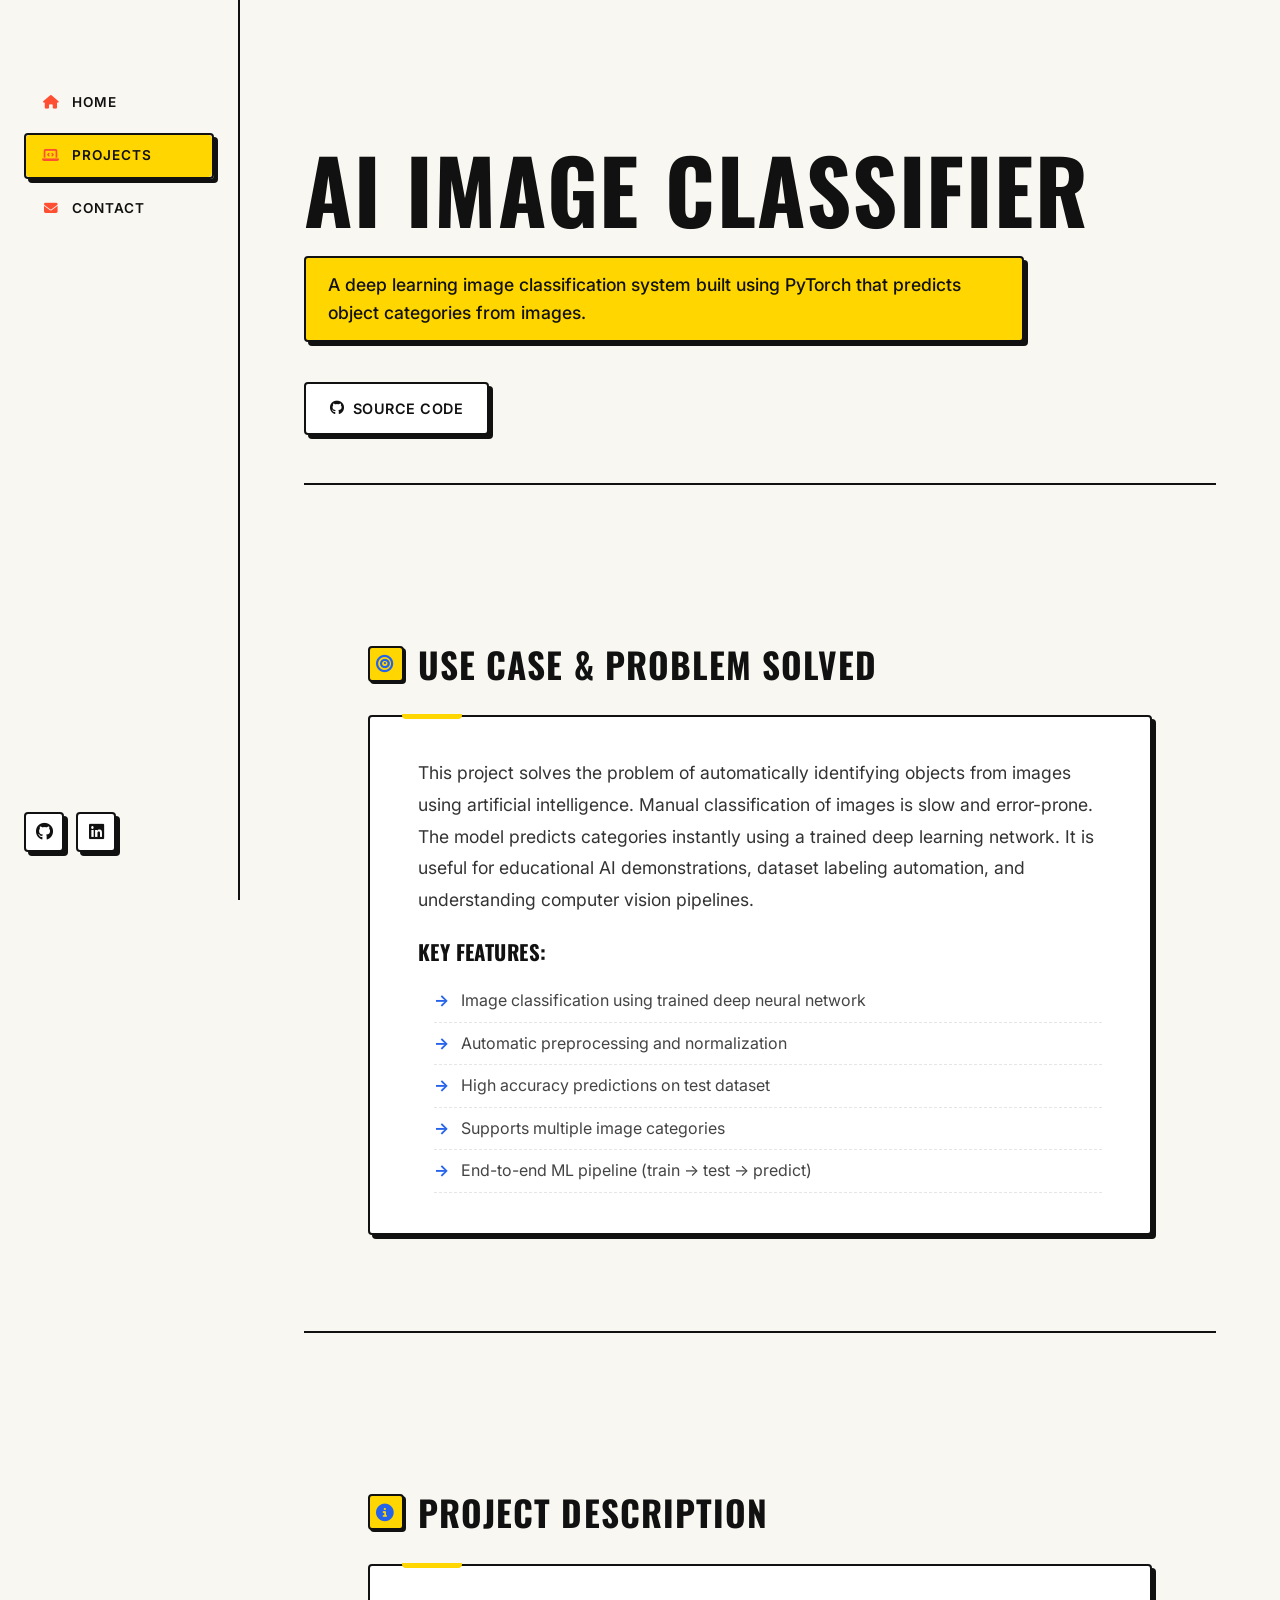
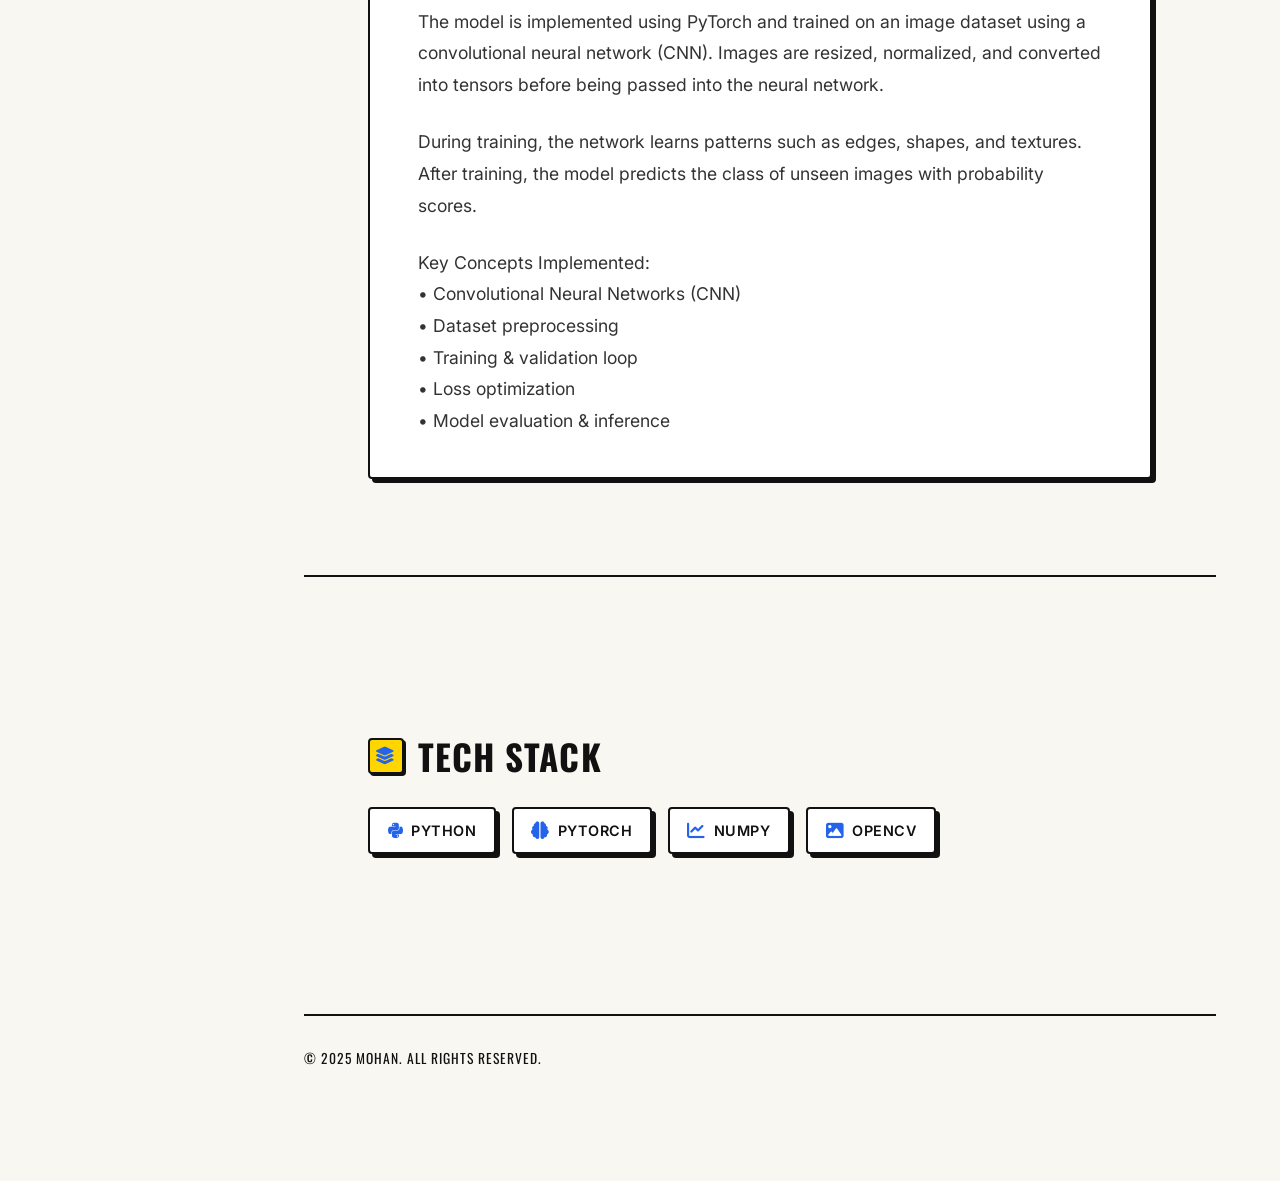
<file: projects/ai-image-classifier.html>
<!DOCTYPE html>

<html lang="en">

<head>
    <meta charset="UTF-8">
    <meta name="viewport" content="width=device-width, initial-scale=1.0">
    <title>AI Image Classifier | Mohan</title>


    <!-- Fonts -->
    <link rel="preconnect" href="https://fonts.googleapis.com">
    <link rel="preconnect" href="https://fonts.gstatic.com" crossorigin>
    <link href="https://fonts.googleapis.com/css2?family=Inter:wght@300;400;500;600;700&display=swap" rel="stylesheet">

    <!-- Icons -->
    <link rel="stylesheet" href="https://cdnjs.cloudflare.com/ajax/libs/font-awesome/6.4.0/css/all.min.css">

    <!-- Common CSS -->
    <!-- Main Portfolio CSS -->
    <link rel="stylesheet" href="../style.css">
    <!-- Project Specific CSS -->
    <link rel="stylesheet" href="style.css">

</head>

<body>


    <!-- Sidebar -->
    <nav class="sidebar">
        <ul class="nav-links">
            <li><a href="../index.html#hero"><i class="fas fa-home"></i> <span>Home</span></a></li>
            <li><a href="../index.html#projects" class="active"><i
                        class="fas fa-laptop-code"></i><span>Projects</span></a></li>
            <li><a href="../index.html#contact"><i class="fas fa-envelope"></i><span>Contact</span></a></li>
        </ul>

        <div class="social-links-mini">
            <a href="https://github.com/Mohan24th" target="_blank"><i class="fab fa-github"></i></a>
            <a href="https://www.linkedin.com/in/adapa-mohan-33796a281/" target="_blank"><i
                    class="fab fa-linkedin"></i></a>
        </div>
    </nav>

    <main class="content">

        <!-- HERO -->
        <section class="project-hero">
            <h1>AI Image Classifier</h1>
            <p class="project-tagline">
                A deep learning image classification system built using PyTorch that predicts object categories from
                images.
            </p>

            <div class="project-links">
                <!--
                <a href="#" target="_blank" class="btn btn-primary">
                    <i class="fas fa-external-link-alt"></i> Live Demo
                </a>-->

                <a href="https://github.com/Mohan24th/Sign-language-translator" target="_blank" class="btn btn-outline">
                    <i class="fab fa-github"></i> Source Code
                </a>
            </div>
        </section>

        <!-- USE CASE -->
        <section class="project-section">
            <h2><i class="fas fa-bullseye"></i> Use Case & Problem Solved</h2>
            <div class="project-content">
                <p>
                    This project solves the problem of automatically identifying objects from images using artificial
                    intelligence.
                    Manual classification of images is slow and error-prone. The model predicts categories instantly
                    using a trained deep learning network.

                    It is useful for educational AI demonstrations, dataset labeling automation,
                    and understanding computer vision pipelines.
                </p>

                <br>
                <h3>Key Features:</h3>
                <ul style="list-style-position: inside; margin-top: 1rem; color: var(--text-secondary);">
                    <li>Image classification using trained deep neural network</li>
                    <li>Automatic preprocessing and normalization</li>
                    <li>High accuracy predictions on test dataset</li>
                    <li>Supports multiple image categories</li>
                    <li>End-to-end ML pipeline (train → test → predict)</li>
                </ul>
            </div>
        </section>

        <!-- DESCRIPTION -->
        <section class="project-section">
            <h2><i class="fas fa-info-circle"></i> Project Description</h2>
            <div class="project-content">
                <p>
                    The model is implemented using PyTorch and trained on an image dataset using a convolutional
                    neural network (CNN). Images are resized, normalized, and converted into tensors before
                    being passed into the neural network.
                </p>

                <br>

                <p>
                    During training, the network learns patterns such as edges, shapes, and textures.
                    After training, the model predicts the class of unseen images with probability scores.
                </p>

                <br>

                <p>
                    Key Concepts Implemented:<br>
                    • Convolutional Neural Networks (CNN)<br>
                    • Dataset preprocessing<br>
                    • Training & validation loop<br>
                    • Loss optimization<br>
                    • Model evaluation & inference
                </p>
            </div>
        </section>

        <!-- TECH STACK -->
        <section class="project-section">
            <h2><i class="fas fa-layer-group"></i> Tech Stack</h2>
            <div class="tech-stack">
                <div class="tech-item"><i class="fab fa-python"></i><span>Python</span></div>
                <div class="tech-item"><i class="fas fa-brain"></i><span>PyTorch</span></div>
                <div class="tech-item"><i class="fas fa-chart-line"></i><span>NumPy</span></div>
                <div class="tech-item"><i class="fas fa-image"></i><span>OpenCV</span></div>
            </div>
        </section>

        <footer>
            <p>&copy; 2025 Mohan. All rights reserved.</p>
        </footer>

    </main>


</body>

</html>
</file>
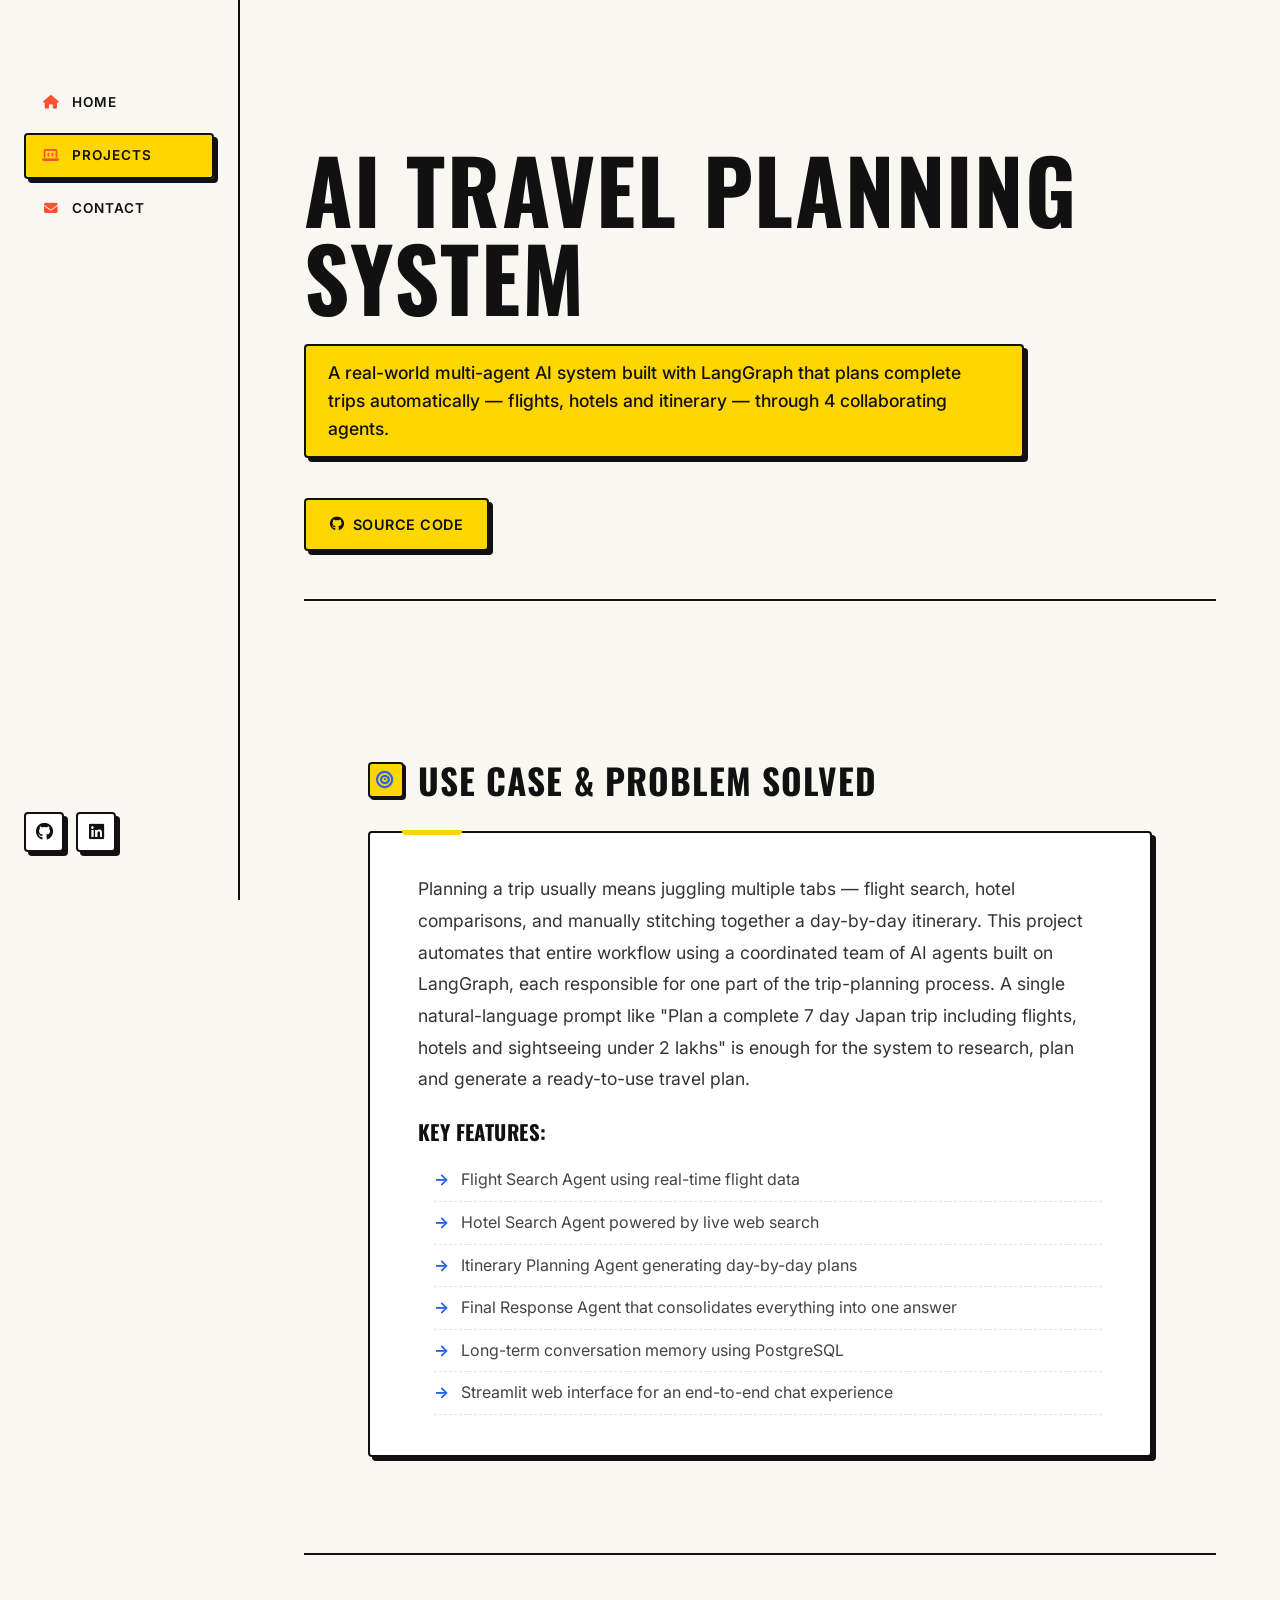
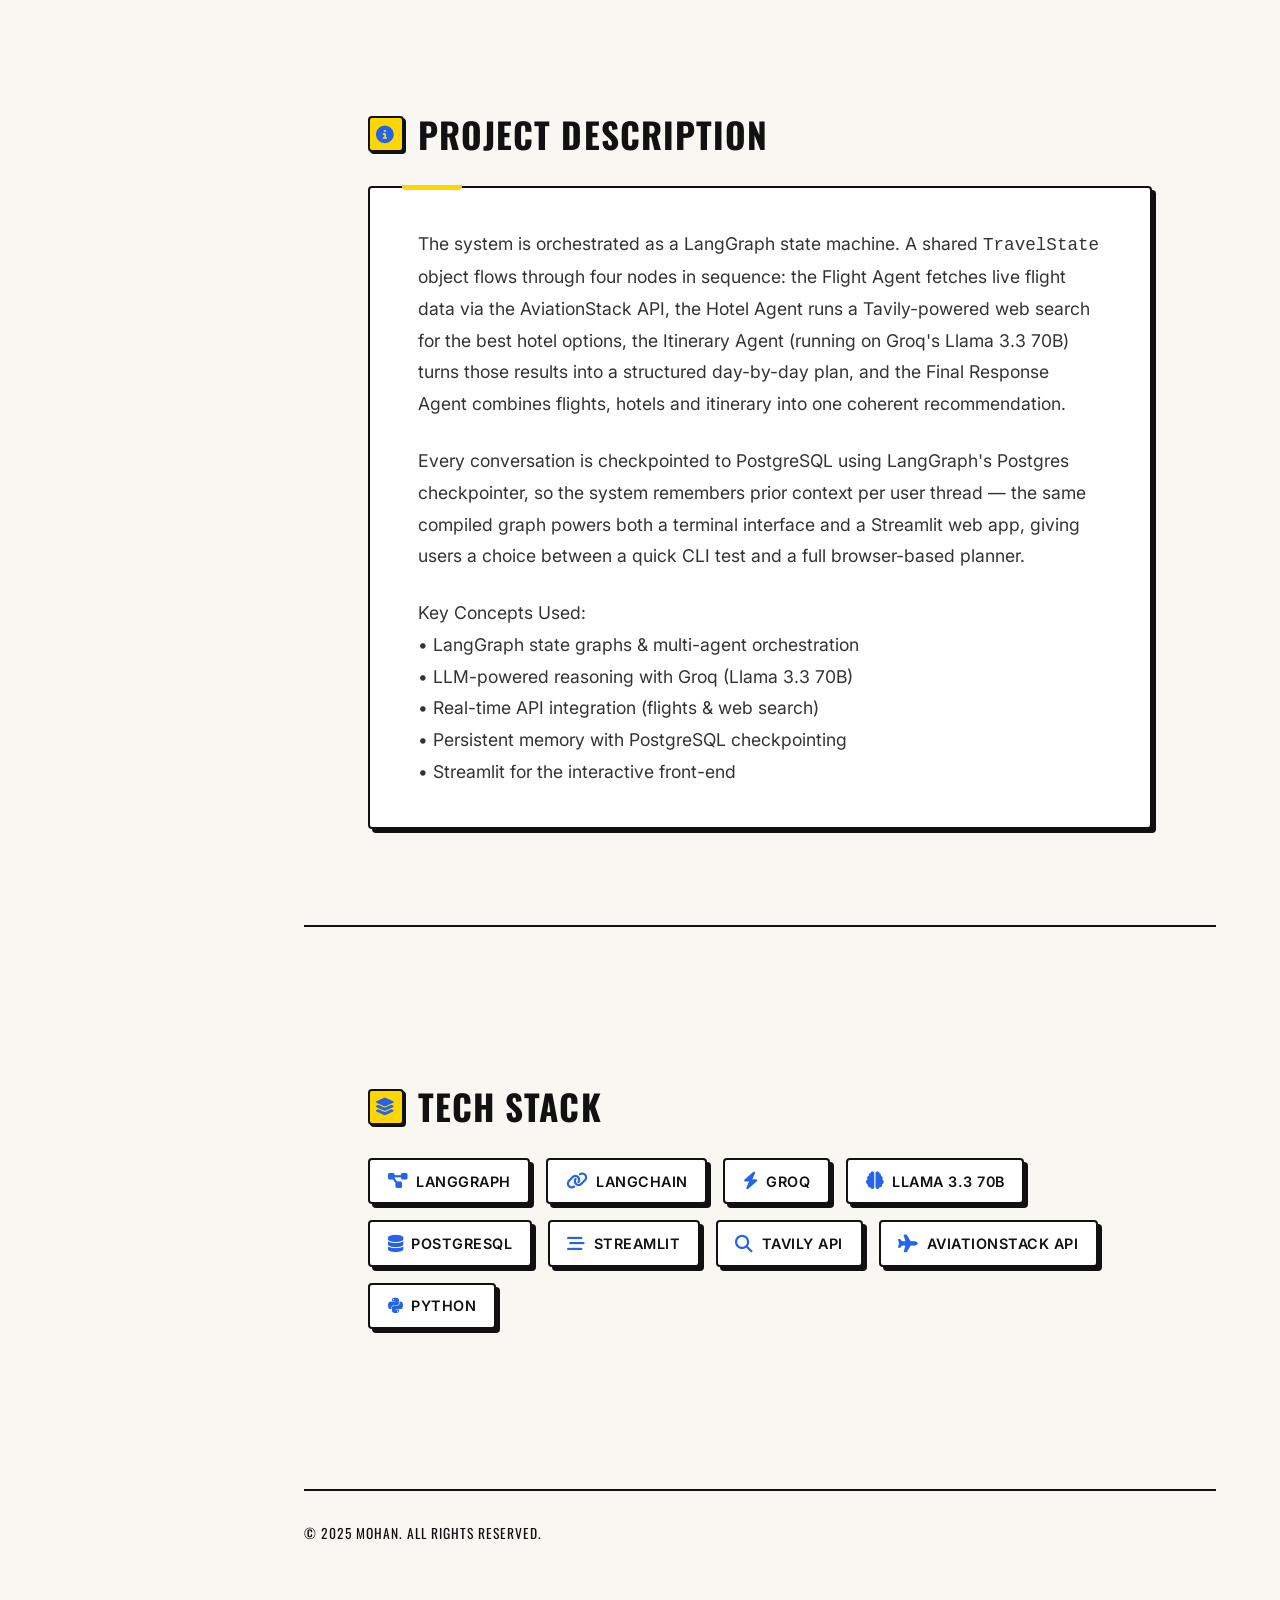
<file: projects/ai-travel-multi-agent.html>
<!DOCTYPE html>

<html lang="en">

<head>
    <meta charset="UTF-8">
    <meta name="viewport" content="width=device-width, initial-scale=1.0">
    <title>AI Travel Planning System | Mohan</title>


    <!-- Fonts -->
    <link rel="preconnect" href="https://fonts.googleapis.com">
    <link rel="preconnect" href="https://fonts.gstatic.com" crossorigin>
    <link href="https://fonts.googleapis.com/css2?family=Inter:wght@300;400;500;600;700&display=swap" rel="stylesheet">

    <!-- Icons -->
    <link rel="stylesheet" href="https://cdnjs.cloudflare.com/ajax/libs/font-awesome/6.4.0/css/all.min.css">

    <!-- Common CSS -->
    <!-- Main Portfolio CSS -->
    <link rel="stylesheet" href="../style.css">
    <!-- Project Specific CSS -->
    <link rel="stylesheet" href="style.css">

</head>

<body>


    <!-- Sidebar -->
    <nav class="sidebar">
        <ul class="nav-links">
            <li><a href="../index.html#hero"><i class="fas fa-home"></i> <span>Home</span></a></li>
            <li><a href="../index.html#projects" class="active"><i
                        class="fas fa-laptop-code"></i><span>Projects</span></a></li>
            <li><a href="../index.html#contact"><i class="fas fa-envelope"></i><span>Contact</span></a></li>
        </ul>

        <div class="social-links-mini">
            <a href="https://github.com/Mohan24th" target="_blank"><i class="fab fa-github"></i></a>
            <a href="https://www.linkedin.com/in/adapa-mohan-33796a281/" target="_blank"><i
                    class="fab fa-linkedin"></i></a>
        </div>
    </nav>

    <main class="content">

        <!-- HERO -->
        <section class="project-hero">
            <h1>AI Travel Planning System</h1>
            <p class="project-tagline">
                A real-world multi-agent AI system built with LangGraph that plans complete trips automatically —
                flights, hotels and itinerary — through 4 collaborating agents.
            </p>

            <div class="project-links">
                <a href="https://github.com/Mohan24th/Ai-travel---Multi-Agent-System" target="_blank"
                    class="btn btn-primary">
                    <i class="fab fa-github"></i> Source Code
                </a>
            </div>
        </section>

        <!-- USE CASE -->
        <section class="project-section">
            <h2><i class="fas fa-bullseye"></i> Use Case & Problem Solved</h2>
            <div class="project-content">
                <p>
                    Planning a trip usually means juggling multiple tabs — flight search, hotel comparisons, and
                    manually stitching together a day-by-day itinerary. This project automates that entire workflow
                    using a coordinated team of AI agents built on LangGraph, each responsible for one part of the
                    trip-planning process.

                    A single natural-language prompt like "Plan a complete 7 day Japan trip including flights, hotels
                    and sightseeing under 2 lakhs" is enough for the system to research, plan and generate a
                    ready-to-use travel plan.
                </p>

                <br>
                <h3>Key Features:</h3>
                <ul style="list-style-position: inside; margin-top: 1rem; color: var(--text-secondary);">
                    <li>Flight Search Agent using real-time flight data</li>
                    <li>Hotel Search Agent powered by live web search</li>
                    <li>Itinerary Planning Agent generating day-by-day plans</li>
                    <li>Final Response Agent that consolidates everything into one answer</li>
                    <li>Long-term conversation memory using PostgreSQL</li>
                    <li>Streamlit web interface for an end-to-end chat experience</li>
                </ul>
            </div>
        </section>

        <!-- DESCRIPTION -->
        <section class="project-section">
            <h2><i class="fas fa-info-circle"></i> Project Description</h2>
            <div class="project-content">
                <p>
                    The system is orchestrated as a LangGraph state machine. A shared <code>TravelState</code> object
                    flows through four nodes in sequence: the Flight Agent fetches live flight data via the
                    AviationStack API, the Hotel Agent runs a Tavily-powered web search for the best hotel options,
                    the Itinerary Agent (running on Groq's Llama 3.3 70B) turns those results into a structured
                    day-by-day plan, and the Final Response Agent combines flights, hotels and itinerary into one
                    coherent recommendation.
                </p>

                <br>

                <p>
                    Every conversation is checkpointed to PostgreSQL using LangGraph's Postgres checkpointer, so the
                    system remembers prior context per user thread — the same compiled graph powers both a terminal
                    interface and a Streamlit web app, giving users a choice between a quick CLI test and a full
                    browser-based planner.
                </p>

                <br>

                <p>
                    Key Concepts Used:<br>
                    • LangGraph state graphs & multi-agent orchestration<br>
                    • LLM-powered reasoning with Groq (Llama 3.3 70B)<br>
                    • Real-time API integration (flights & web search)<br>
                    • Persistent memory with PostgreSQL checkpointing<br>
                    • Streamlit for the interactive front-end
                </p>
            </div>
        </section>

        <!-- TECH STACK -->
        <section class="project-section">
            <h2><i class="fas fa-layer-group"></i> Tech Stack</h2>
            <div class="tech-stack">
                <div class="tech-item"><i class="fas fa-diagram-project"></i><span>LangGraph</span></div>
                <div class="tech-item"><i class="fas fa-link"></i><span>LangChain</span></div>
                <div class="tech-item"><i class="fas fa-bolt"></i><span>Groq</span></div>
                <div class="tech-item"><i class="fas fa-brain"></i><span>Llama 3.3 70B</span></div>
                <div class="tech-item"><i class="fas fa-database"></i><span>PostgreSQL</span></div>
                <div class="tech-item"><i class="fas fa-stream"></i><span>Streamlit</span></div>
                <div class="tech-item"><i class="fas fa-magnifying-glass"></i><span>Tavily API</span></div>
                <div class="tech-item"><i class="fas fa-plane"></i><span>AviationStack API</span></div>
                <div class="tech-item"><i class="fab fa-python"></i><span>Python</span></div>
            </div>
        </section>

        <footer>
            <p>&copy; 2025 Mohan. All rights reserved.</p>
        </footer>

    </main>


</body>

</html>
</file>
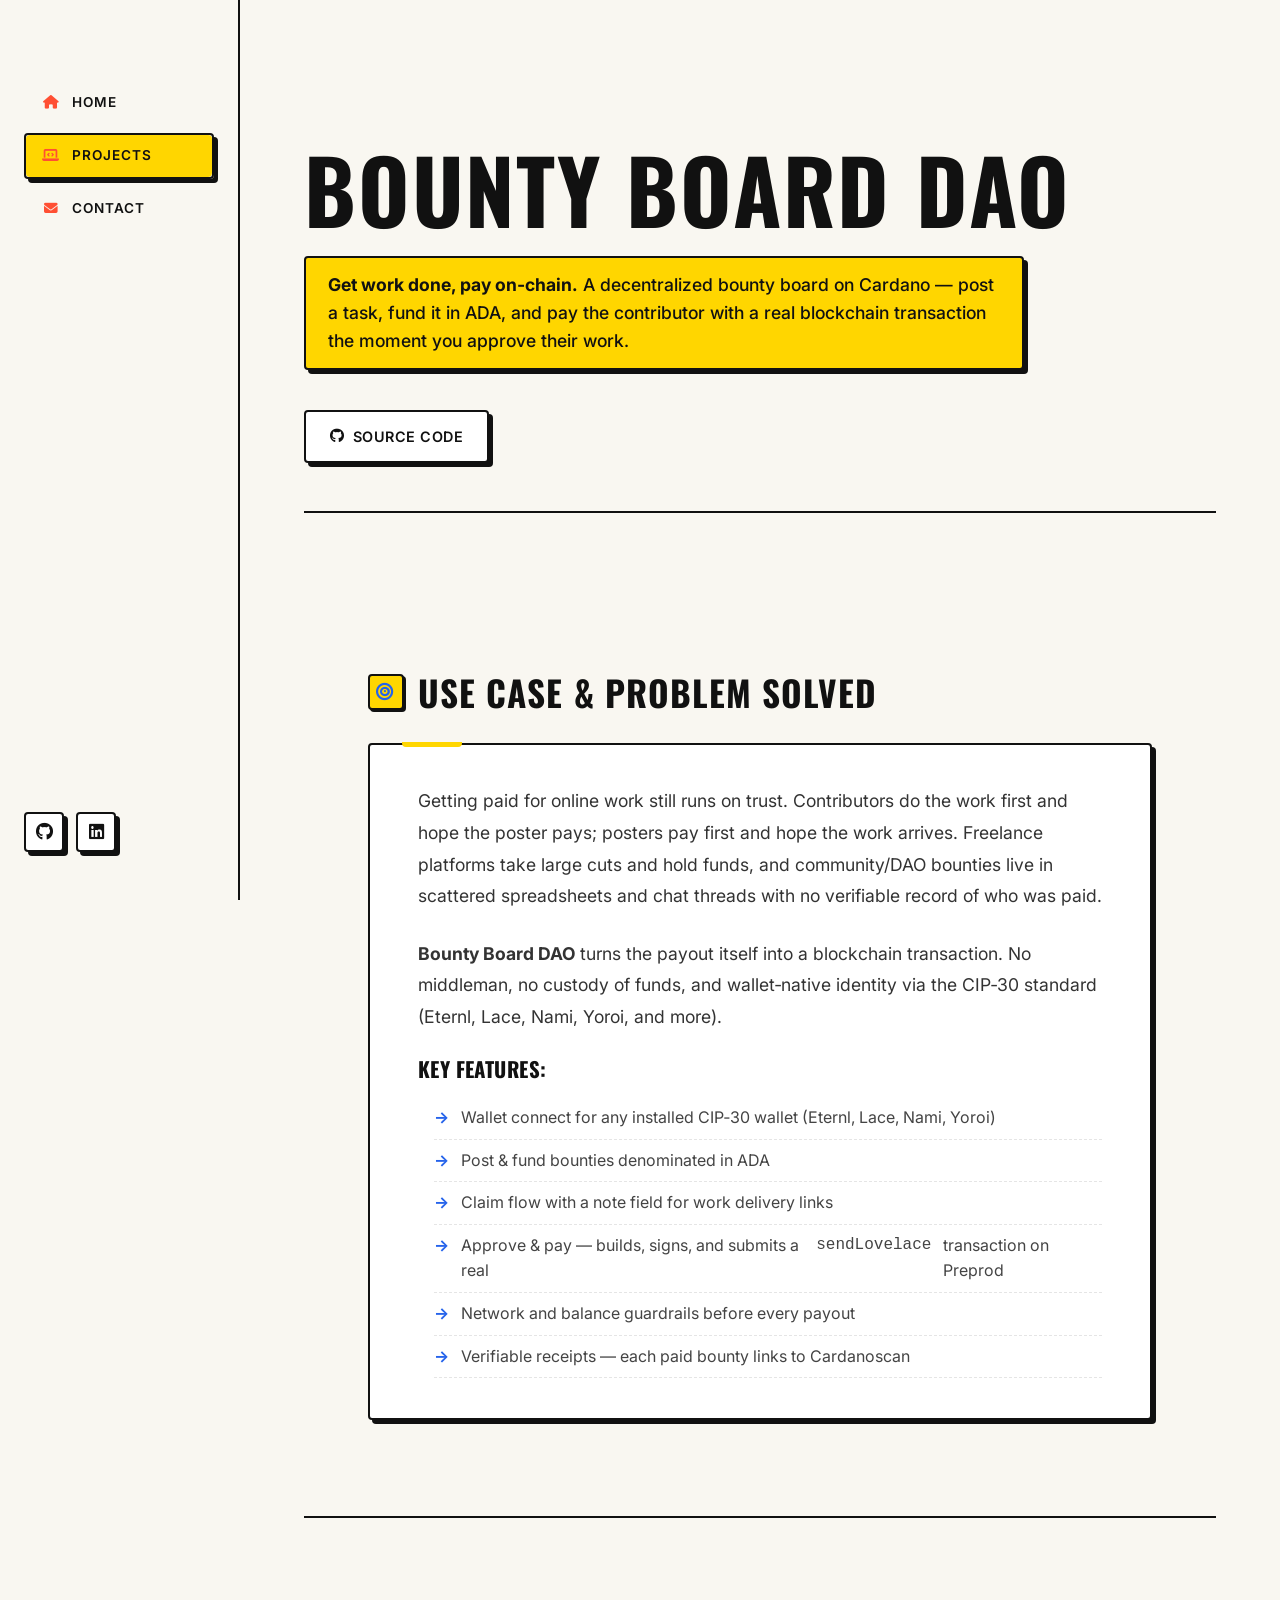
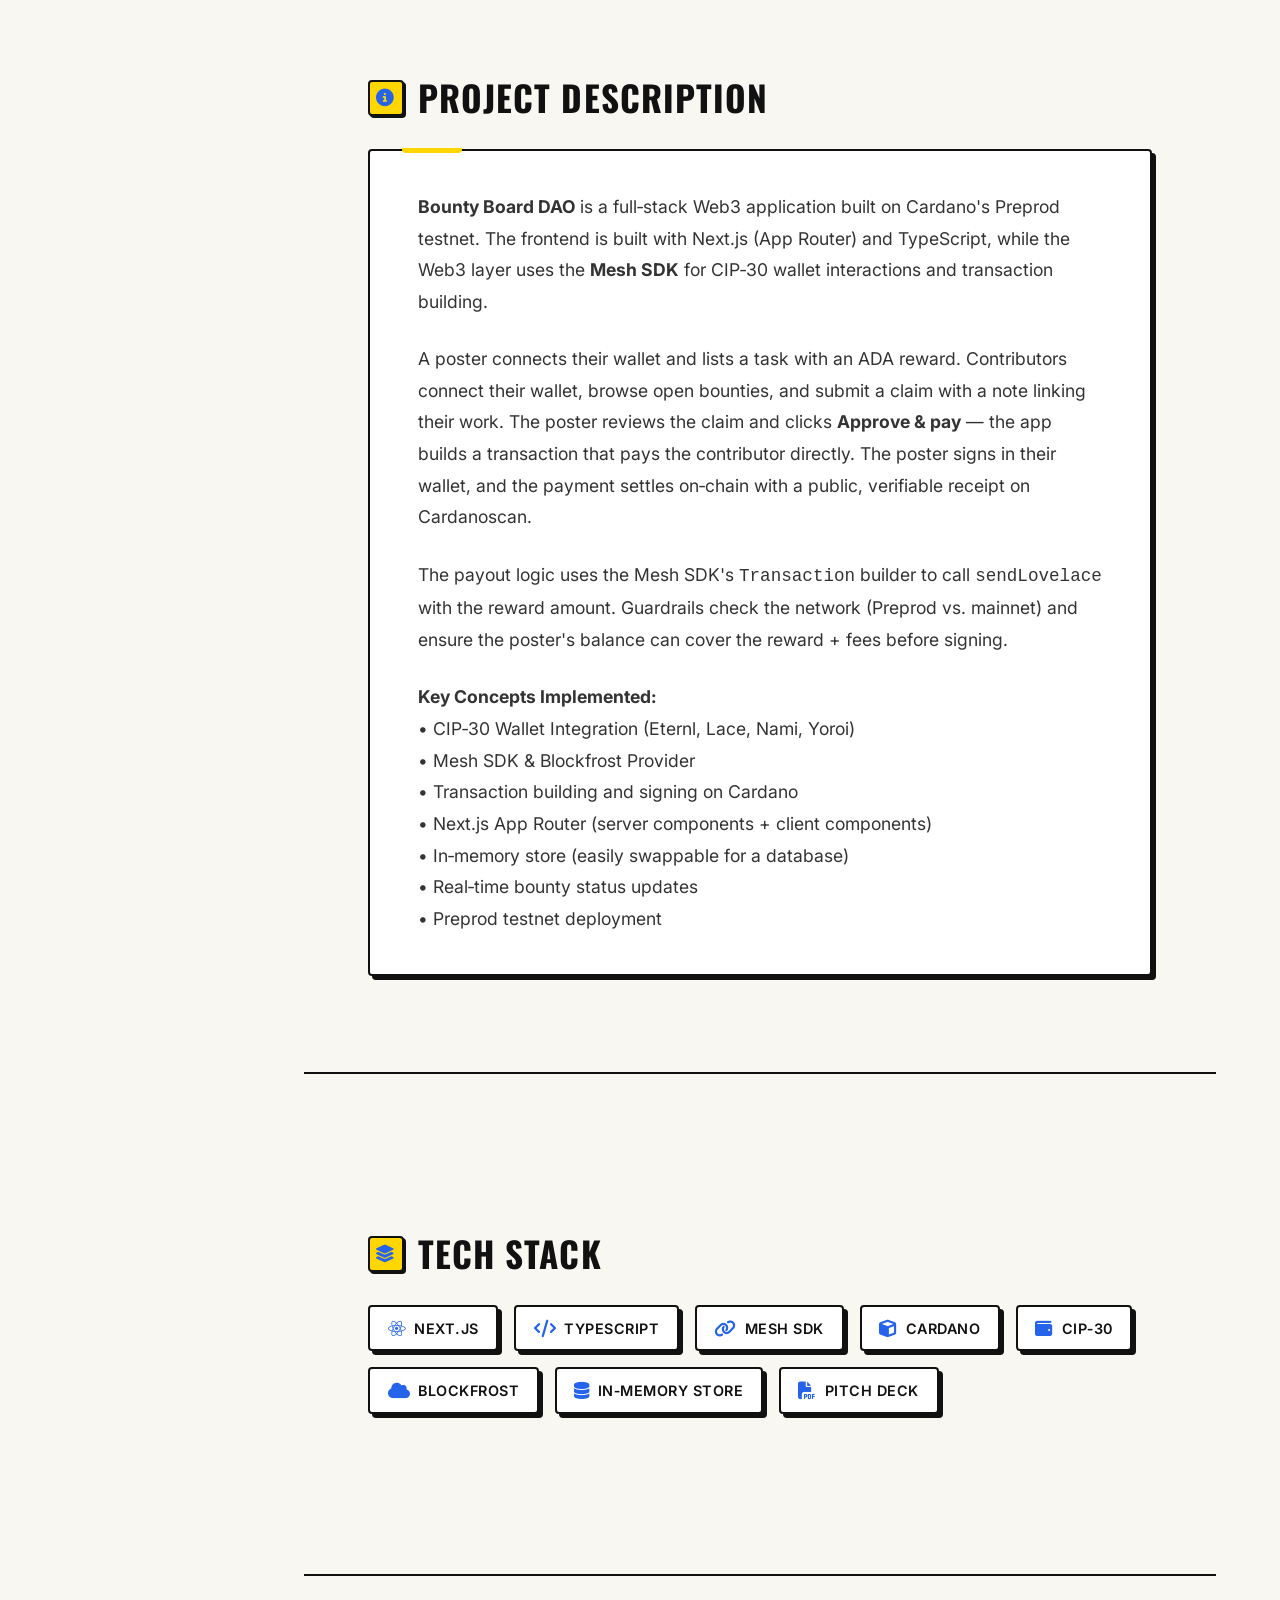
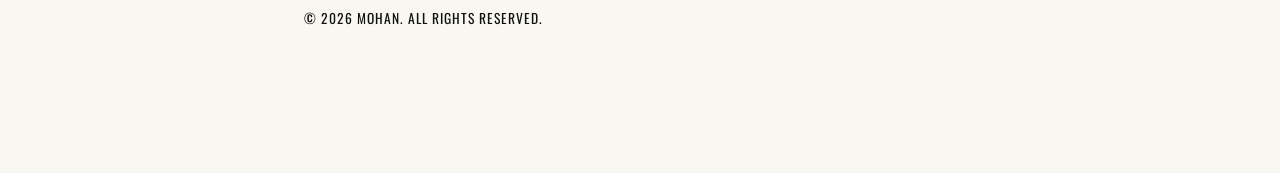
<file: projects/bounty_hunt.html>
<!DOCTYPE html>
<html lang="en">

<head>
    <meta charset="UTF-8">
    <meta name="viewport" content="width=device-width, initial-scale=1.0">
    <title>Bounty Hunt | Mohan</title>

    <!-- Fonts -->
    <link rel="preconnect" href="https://fonts.googleapis.com">
    <link rel="preconnect" href="https://fonts.gstatic.com" crossorigin>
    <link href="https://fonts.googleapis.com/css2?family=Inter:wght@300;400;500;600;700&display=swap" rel="stylesheet">

    <!-- Icons -->
    <link rel="stylesheet" href="https://cdnjs.cloudflare.com/ajax/libs/font-awesome/6.4.0/css/all.min.css">

    <!-- Common CSS -->
    <link rel="stylesheet" href="../style.css">

    <!-- Project Specific CSS -->
    <link rel="stylesheet" href="style.css">

</head>

<body>

    <!-- Sidebar -->
    <nav class="sidebar">
        <ul class="nav-links">
            <li>
                <a href="../index.html#hero">
                    <i class="fas fa-home"></i>
                    <span>Home</span>
                </a>
            </li>

            <li>
                <a href="../index.html#projects" class="active">
                    <i class="fas fa-laptop-code"></i>
                    <span>Projects</span>
                </a>
            </li>

            <li>
                <a href="../index.html#contact">
                    <i class="fas fa-envelope"></i>
                    <span>Contact</span>
                </a>
            </li>
        </ul>

        <div class="social-links-mini">
            <a href="https://github.com/Mohan24th" target="_blank">
                <i class="fab fa-github"></i>
            </a>

            <a href="https://www.linkedin.com/in/adapa-mohan-33796a281/" target="_blank">
                <i class="fab fa-linkedin"></i>
            </a>
        </div>
    </nav>

    <main class="content">

        <!-- HERO -->
        <section class="project-hero">

            <h1>Bounty Board DAO</h1>

            <p class="project-tagline">
                <strong>Get work done, pay on‑chain.</strong> A decentralized bounty
                board on Cardano — post a task, fund it in ADA, and pay the
                contributor with a real blockchain transaction the moment you approve
                their work.
            </p>

            <div class="project-links">

                <!-- <a href="https://your-live-demo-url.com" target="_blank" class="btn btn-primary">
                    <i class="fas fa-external-link-alt"></i> Live Demo
                </a> -->

                <a href="https://github.com/Mohan24th/Bounty_Hunt" target="_blank" class="btn btn-outline">
                    <i class="fab fa-github"></i> Source Code
                </a>


            </div>

        </section>

        <!-- USE CASE -->
        <section class="project-section">

            <h2>
                <i class="fas fa-bullseye"></i>
                Use Case & Problem Solved
            </h2>

            <div class="project-content">

                <p>
                    Getting paid for online work still runs on trust. Contributors do
                    the work first and hope the poster pays; posters pay first and
                    hope the work arrives. Freelance platforms take large cuts and
                    hold funds, and community/DAO bounties live in scattered
                    spreadsheets and chat threads with no verifiable record of who
                    was paid.
                </p>

                <br>

                <p>
                    <strong>Bounty Board DAO</strong> turns the payout itself into a
                    blockchain transaction. No middleman, no custody of funds, and
                    wallet‑native identity via the CIP‑30 standard (Eternl, Lace,
                    Nami, Yoroi, and more).
                </p>

                <br>

                <h3>Key Features:</h3>

                <ul style="list-style-position: inside; margin-top: 1rem; color: var(--text-secondary);">
                    <li>Wallet connect for any installed CIP‑30 wallet (Eternl, Lace, Nami, Yoroi)</li>
                    <li>Post &amp; fund bounties denominated in ADA</li>
                    <li>Claim flow with a note field for work delivery links</li>
                    <li>Approve &amp; pay — builds, signs, and submits a real <code>sendLovelace</code> transaction on
                        Preprod</li>
                    <li>Network and balance guardrails before every payout</li>
                    <li>Verifiable receipts — each paid bounty links to Cardanoscan</li>
                </ul>

            </div>

        </section>

        <!-- DESCRIPTION -->
        <section class="project-section">

            <h2>
                <i class="fas fa-info-circle"></i>
                Project Description
            </h2>

            <div class="project-content">

                <p>
                    <strong>Bounty Board DAO</strong> is a full‑stack Web3 application
                    built on Cardano's Preprod testnet. The frontend is built with
                    Next.js (App Router) and TypeScript, while the Web3 layer uses
                    the <strong>Mesh SDK</strong> for CIP‑30 wallet interactions and
                    transaction building.
                </p>

                <br>

                <p>
                    A poster connects their wallet and lists a task with an ADA
                    reward. Contributors connect their wallet, browse open bounties,
                    and submit a claim with a note linking their work. The poster
                    reviews the claim and clicks <strong>Approve &amp; pay</strong> —
                    the app builds a transaction that pays the contributor directly.
                    The poster signs in their wallet, and the payment settles on‑chain
                    with a public, verifiable receipt on Cardanoscan.
                </p>

                <br>

                <p>
                    The payout logic uses the Mesh SDK's <code>Transaction</code>
                    builder to call <code>sendLovelace</code> with the reward amount.
                    Guardrails check the network (Preprod vs. mainnet) and ensure the
                    poster's balance can cover the reward + fees before signing.
                </p>

                <br>

                <p>
                    <strong>Key Concepts Implemented:</strong><br>
                    • CIP‑30 Wallet Integration (Eternl, Lace, Nami, Yoroi)<br>
                    • Mesh SDK &amp; Blockfrost Provider<br>
                    • Transaction building and signing on Cardano<br>
                    • Next.js App Router (server components + client components)<br>
                    • In‑memory store (easily swappable for a database)<br>
                    • Real‑time bounty status updates<br>
                    • Preprod testnet deployment
                </p>

            </div>

        </section>

        <!-- TECH STACK -->
        <section class="project-section">

            <h2>
                <i class="fas fa-layer-group"></i>
                Tech Stack
            </h2>

            <div class="tech-stack">

                <div class="tech-item">
                    <i class="fab fa-react"></i>
                    <span>Next.js</span>
                </div>

                <div class="tech-item">
                    <i class="fas fa-code"></i>
                    <span>TypeScript</span>
                </div>

                <div class="tech-item">
                    <i class="fas fa-link"></i>
                    <span>Mesh SDK</span>
                </div>

                <div class="tech-item">
                    <i class="fas fa-cube"></i>
                    <span>Cardano</span>
                </div>

                <div class="tech-item">
                    <i class="fas fa-wallet"></i>
                    <span>CIP‑30</span>
                </div>

                <div class="tech-item">
                    <i class="fas fa-cloud"></i>
                    <span>Blockfrost</span>
                </div>

                <div class="tech-item">
                    <i class="fas fa-database"></i>
                    <span>In‑memory Store</span>
                </div>

                <div class="tech-item">
                    <i class="fas fa-file-pdf"></i>
                    <span>Pitch Deck</span>
                </div>

            </div>

        </section>

        <footer>
            <p>&copy; 2026 Mohan. All rights reserved.</p>
        </footer>

    </main>

</body>

</html>
</file>
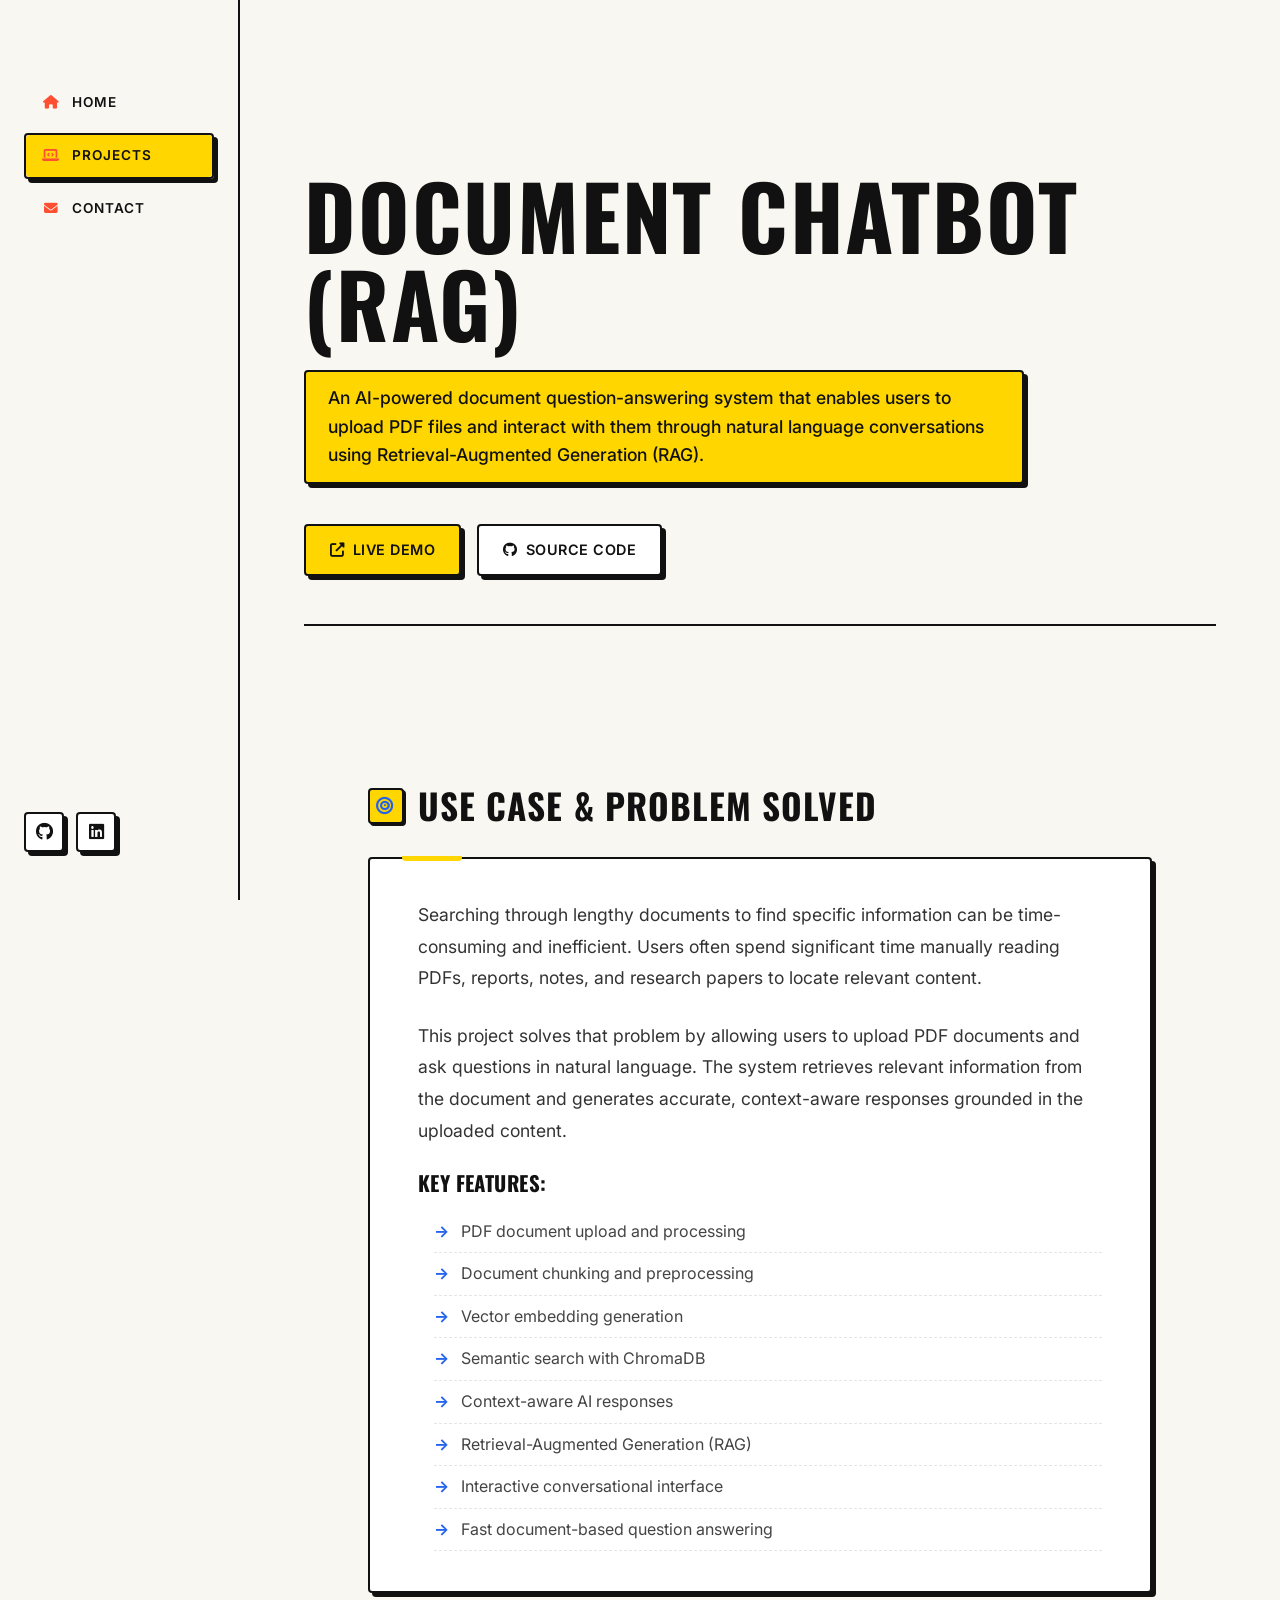
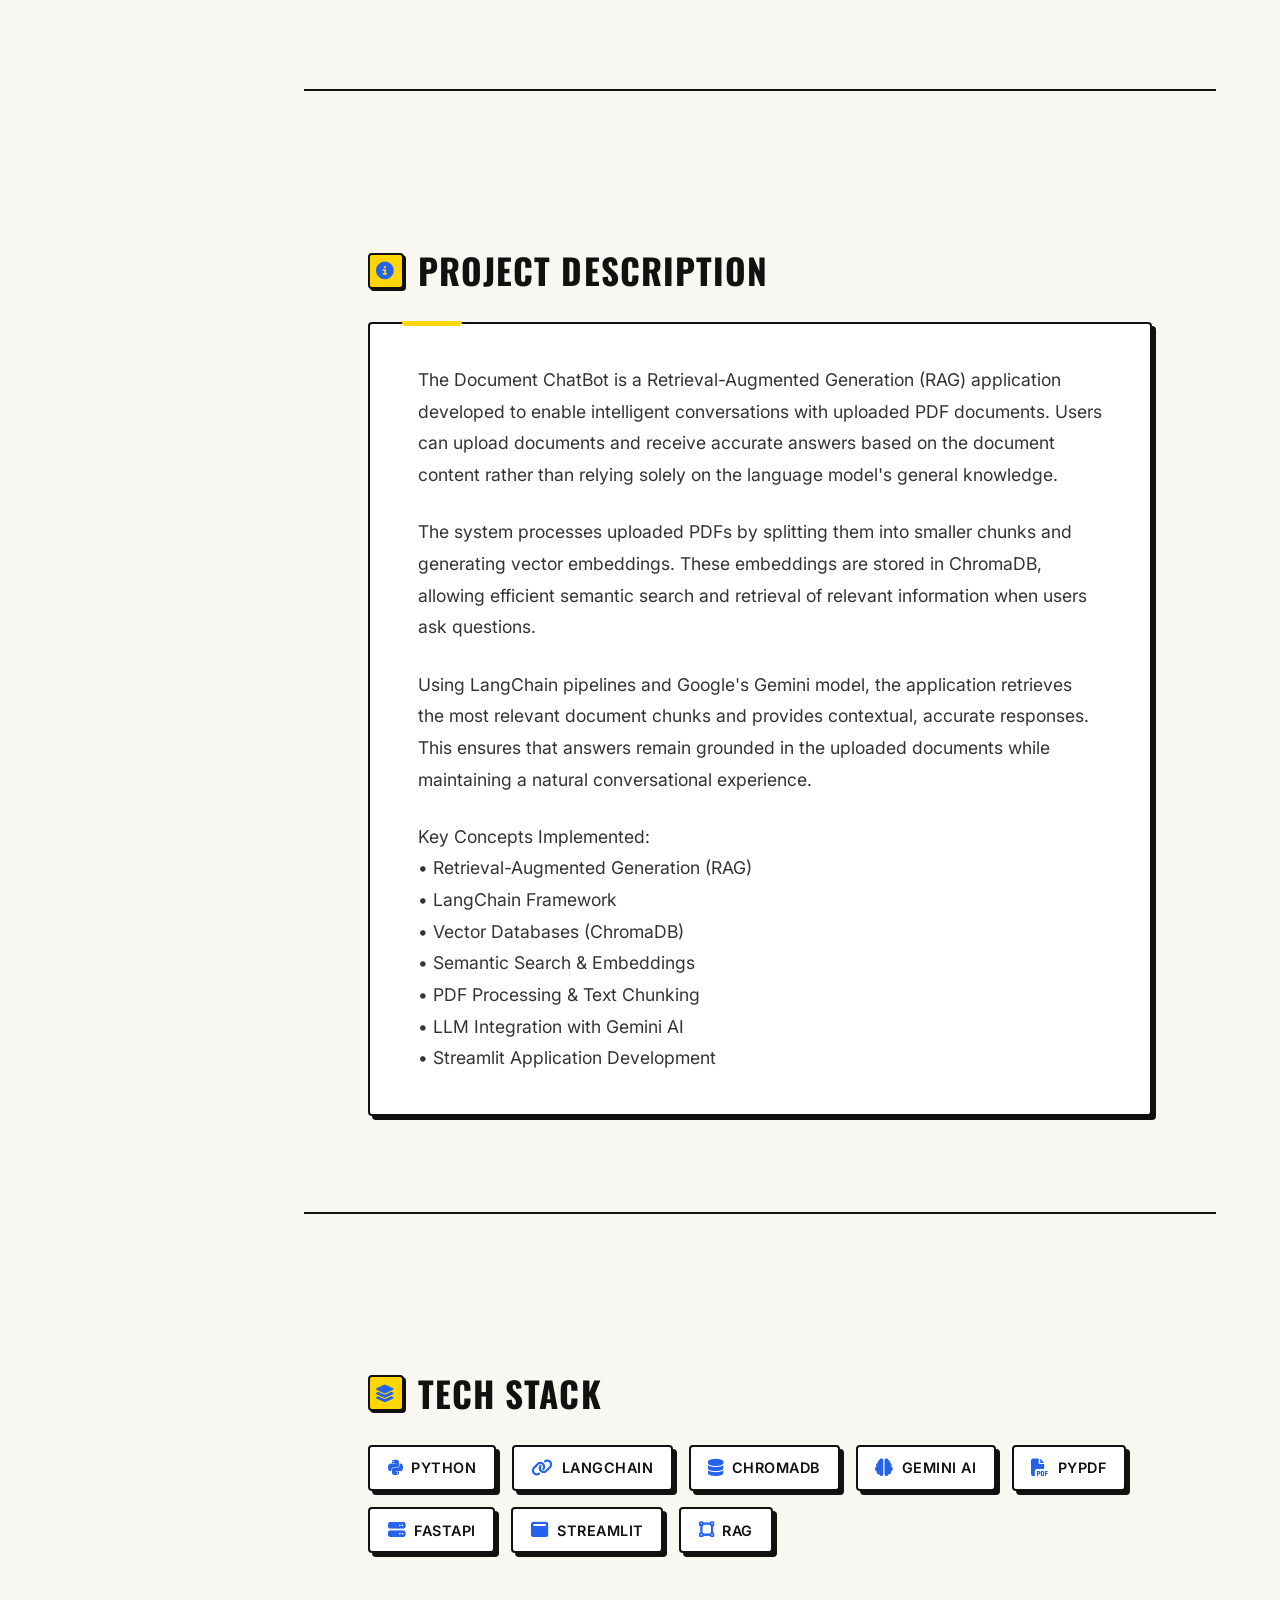
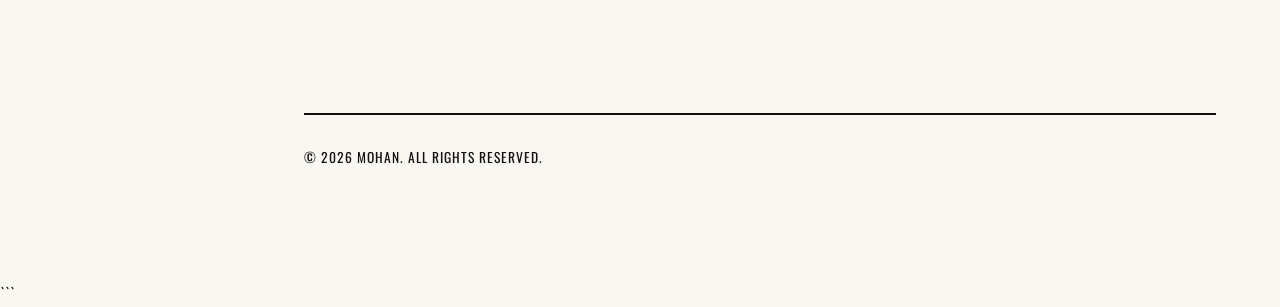
<file: projects/document-chatbot.html>
<!DOCTYPE html>

<html lang="en">

<head>
    <meta charset="UTF-8">
    <meta name="viewport" content="width=device-width, initial-scale=1.0">
    <title>Document ChatBot (RAG) | Mohan</title>

```
<!-- Fonts -->
<link rel="preconnect" href="https://fonts.googleapis.com">
<link rel="preconnect" href="https://fonts.gstatic.com" crossorigin>
<link href="https://fonts.googleapis.com/css2?family=Inter:wght@300;400;500;600;700&display=swap"
    rel="stylesheet">

<!-- Icons -->
<link rel="stylesheet" href="https://cdnjs.cloudflare.com/ajax/libs/font-awesome/6.4.0/css/all.min.css">

<!-- Common CSS -->
<link rel="stylesheet" href="../style.css">

<!-- Project Specific CSS -->
<link rel="stylesheet" href="style.css">
```

</head>

<body>

```
<!-- Sidebar -->
<nav class="sidebar">
    <ul class="nav-links">
        <li>
            <a href="../index.html#hero">
                <i class="fas fa-home"></i>
                <span>Home</span>
            </a>
        </li>

        <li>
            <a href="../index.html#projects" class="active">
                <i class="fas fa-laptop-code"></i>
                <span>Projects</span>
            </a>
        </li>

        <li>
            <a href="../index.html#contact">
                <i class="fas fa-envelope"></i>
                <span>Contact</span>
            </a>
        </li>
    </ul>

    <div class="social-links-mini">
        <a href="https://github.com/Mohan24th" target="_blank">
            <i class="fab fa-github"></i>
        </a>

        <a href="https://www.linkedin.com/in/adapa-mohan-33796a281/" target="_blank">
            <i class="fab fa-linkedin"></i>
        </a>
    </div>
</nav>

<main class="content">

    <!-- HERO -->
    <section class="project-hero">

        <h1>Document ChatBot (RAG)</h1>

        <p class="project-tagline">
            An AI-powered document question-answering system that enables users to
            upload PDF files and interact with them through natural language
            conversations using Retrieval-Augmented Generation (RAG).
        </p>

        <div class="project-links">

            <a href="https://document-chatbot-rag-demo.streamlit.app/"
                target="_blank" class="btn btn-primary">
                <i class="fas fa-external-link-alt"></i> Live Demo
            </a>

            <a href="https://github.com/Mohan24th/Document-Chatbot"
                target="_blank" class="btn btn-outline">
                <i class="fab fa-github"></i> Source Code
            </a>

        </div>

    </section>

    <!-- USE CASE -->
    <section class="project-section">

        <h2>
            <i class="fas fa-bullseye"></i>
            Use Case & Problem Solved
        </h2>

        <div class="project-content">

            <p>
                Searching through lengthy documents to find specific information
                can be time-consuming and inefficient. Users often spend significant
                time manually reading PDFs, reports, notes, and research papers to
                locate relevant content.
            </p>

            <br>

            <p>
                This project solves that problem by allowing users to upload PDF
                documents and ask questions in natural language. The system retrieves
                relevant information from the document and generates accurate,
                context-aware responses grounded in the uploaded content.
            </p>

            <br>

            <h3>Key Features:</h3>

            <ul style="list-style-position: inside; margin-top: 1rem; color: var(--text-secondary);">
                <li>PDF document upload and processing</li>
                <li>Document chunking and preprocessing</li>
                <li>Vector embedding generation</li>
                <li>Semantic search with ChromaDB</li>
                <li>Context-aware AI responses</li>
                <li>Retrieval-Augmented Generation (RAG)</li>
                <li>Interactive conversational interface</li>
                <li>Fast document-based question answering</li>
            </ul>

        </div>

    </section>

    <!-- DESCRIPTION -->
    <section class="project-section">

        <h2>
            <i class="fas fa-info-circle"></i>
            Project Description
        </h2>

        <div class="project-content">

            <p>
                The Document ChatBot is a Retrieval-Augmented Generation (RAG)
                application developed to enable intelligent conversations with
                uploaded PDF documents. Users can upload documents and receive
                accurate answers based on the document content rather than relying
                solely on the language model's general knowledge.
            </p>

            <br>

            <p>
                The system processes uploaded PDFs by splitting them into smaller
                chunks and generating vector embeddings. These embeddings are stored
                in ChromaDB, allowing efficient semantic search and retrieval of
                relevant information when users ask questions.
            </p>

            <br>

            <p>
                Using LangChain pipelines and Google's Gemini model, the application
                retrieves the most relevant document chunks and provides contextual,
                accurate responses. This ensures that answers remain grounded in the
                uploaded documents while maintaining a natural conversational
                experience.
            </p>

            <br>

            <p>
                Key Concepts Implemented:<br>
                • Retrieval-Augmented Generation (RAG)<br>
                • LangChain Framework<br>
                • Vector Databases (ChromaDB)<br>
                • Semantic Search & Embeddings<br>
                • PDF Processing & Text Chunking<br>
                • LLM Integration with Gemini AI<br>
                • Streamlit Application Development
            </p>

        </div>

    </section>

    <!-- TECH STACK -->
    <section class="project-section">

        <h2>
            <i class="fas fa-layer-group"></i>
            Tech Stack
        </h2>

        <div class="tech-stack">

            <div class="tech-item">
                <i class="fab fa-python"></i>
                <span>Python</span>
            </div>

            <div class="tech-item">
                <i class="fas fa-link"></i>
                <span>LangChain</span>
            </div>

            <div class="tech-item">
                <i class="fas fa-database"></i>
                <span>ChromaDB</span>
            </div>

            <div class="tech-item">
                <i class="fas fa-brain"></i>
                <span>Gemini AI</span>
            </div>

            <div class="tech-item">
                <i class="fas fa-file-pdf"></i>
                <span>PyPDF</span>
            </div>

            <div class="tech-item">
                <i class="fas fa-server"></i>
                <span>FastAPI</span>
            </div>

            <div class="tech-item">
                <i class="fas fa-window-maximize"></i>
                <span>Streamlit</span>
            </div>

            <div class="tech-item">
                <i class="fas fa-vector-square"></i>
                <span>RAG</span>
            </div>

        </div>

    </section>

    <footer>
        <p>&copy; 2026 Mohan. All rights reserved.</p>
    </footer>

</main>
```

</body>

</html>
</file>
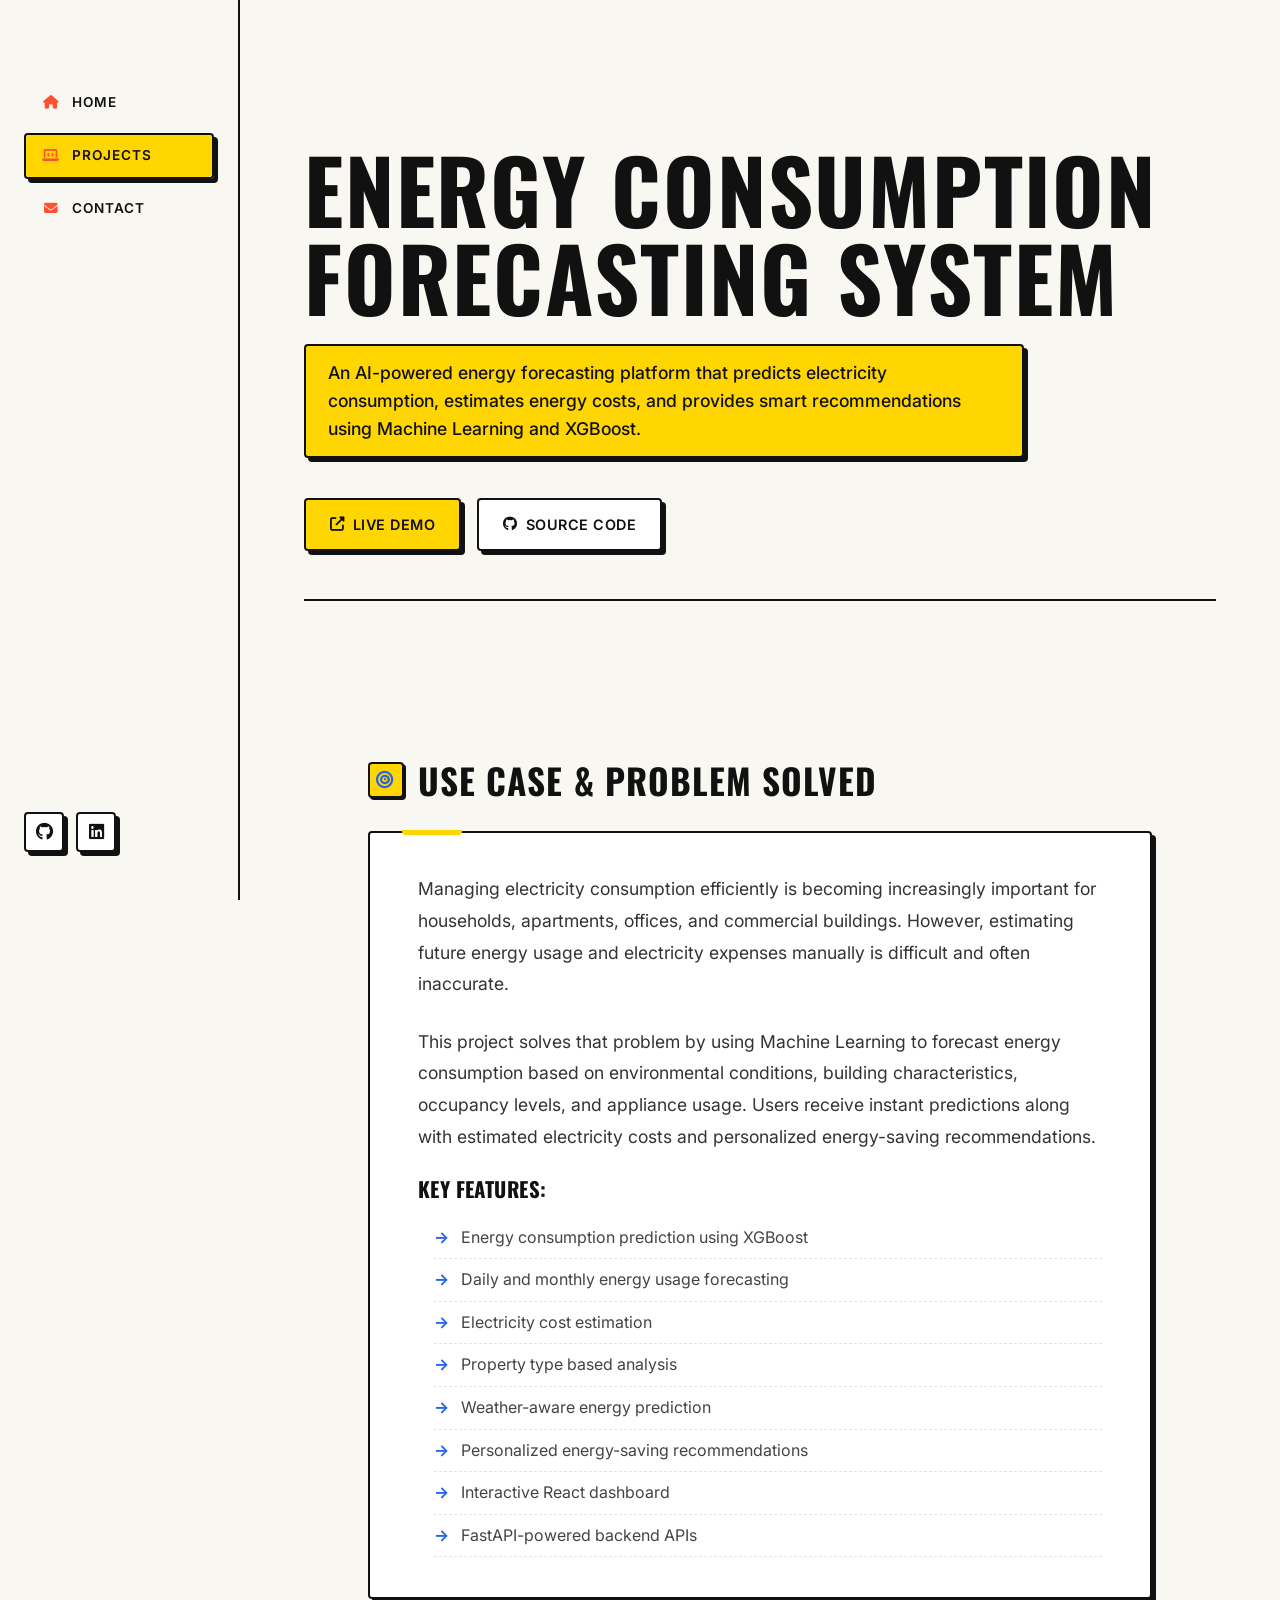
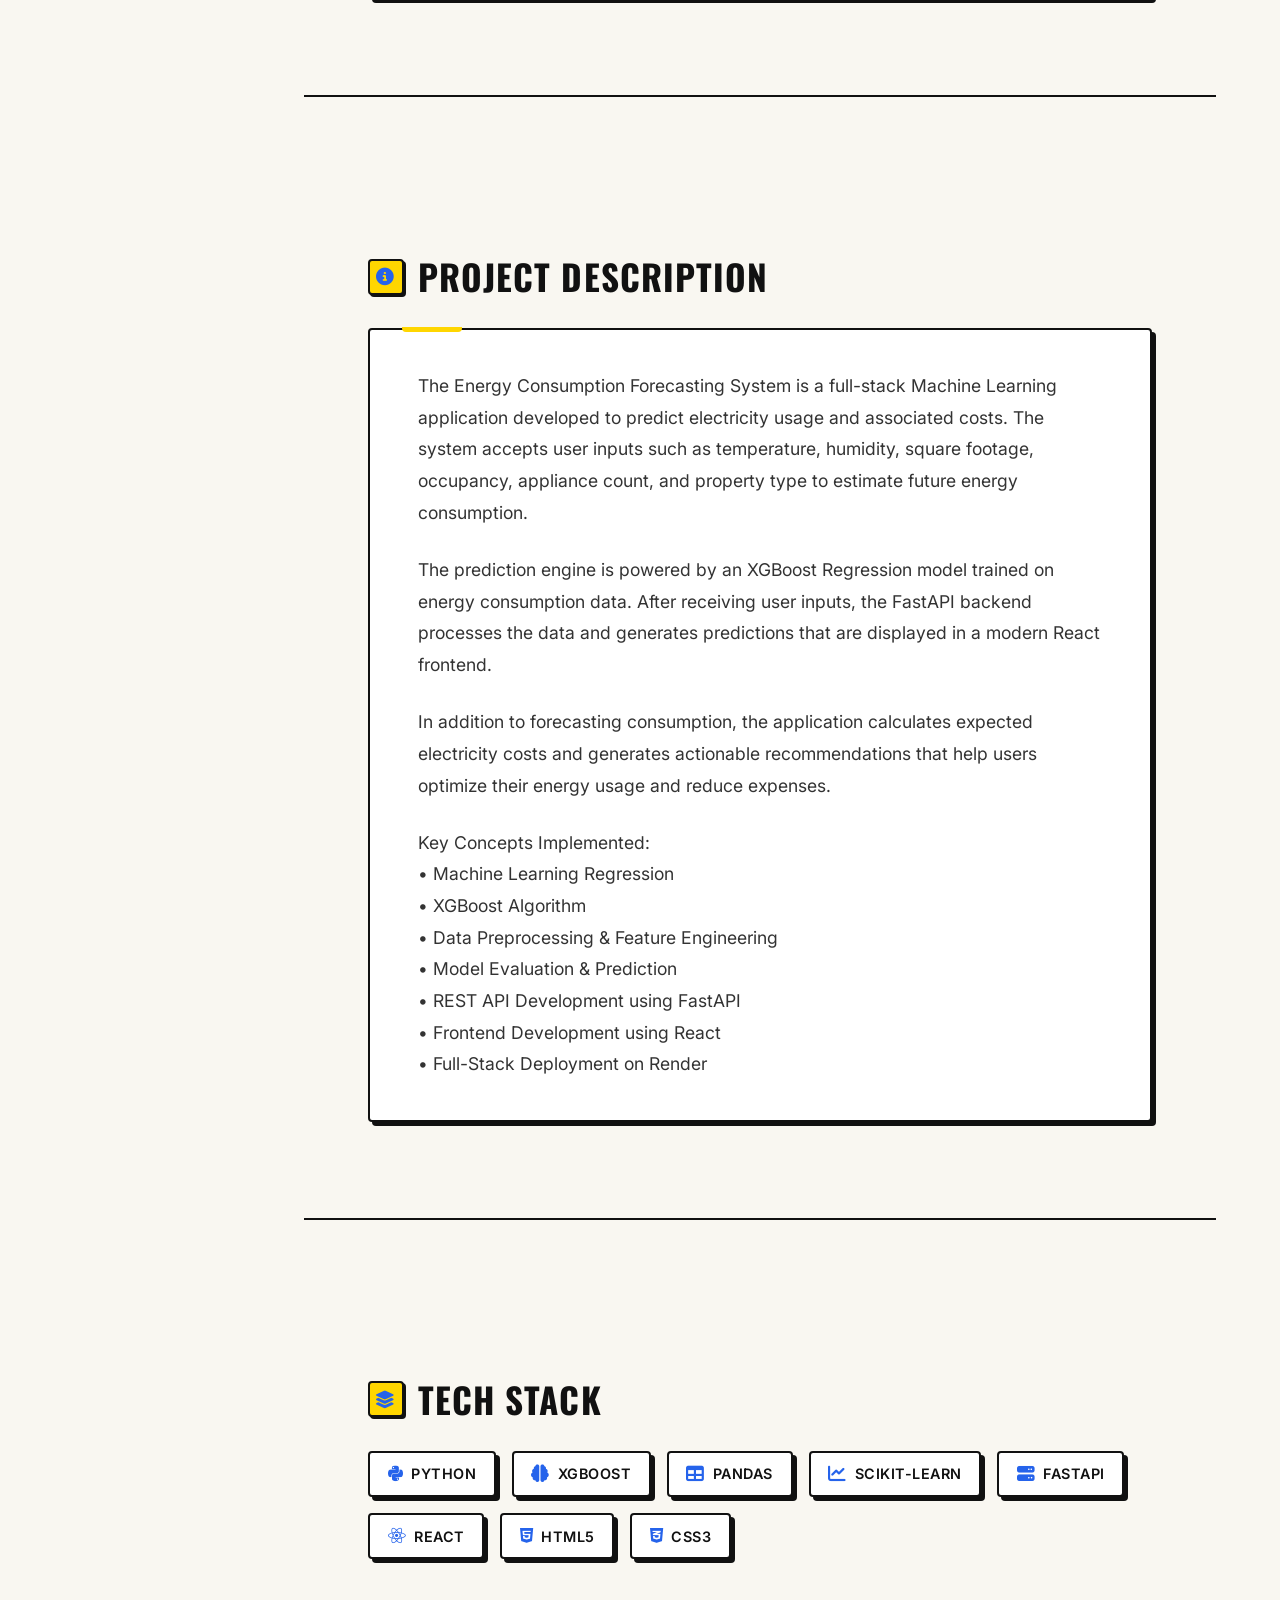
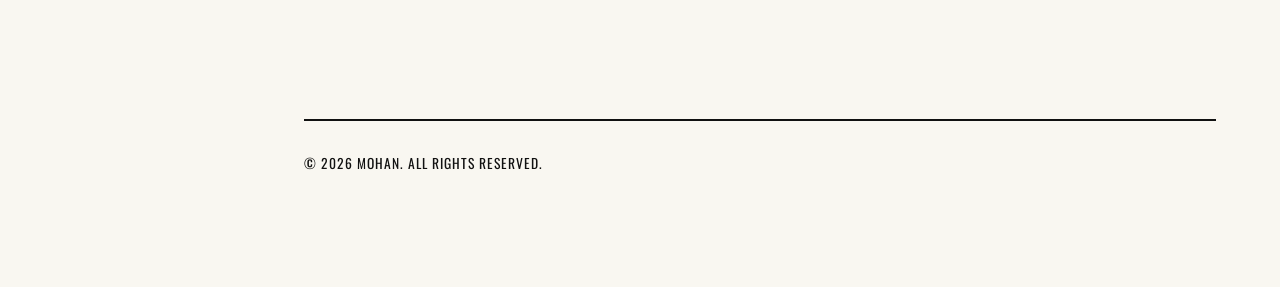
<file: projects/energy_forcasting.html>
<!DOCTYPE html>
<html lang="en">

<head>
    <meta charset="UTF-8">
    <meta name="viewport" content="width=device-width, initial-scale=1.0">
    <title>Energy Consumption Forecasting System | Mohan</title>

    <!-- Fonts -->
    <link rel="preconnect" href="https://fonts.googleapis.com">
    <link rel="preconnect" href="https://fonts.gstatic.com" crossorigin>
    <link href="https://fonts.googleapis.com/css2?family=Inter:wght@300;400;500;600;700&display=swap"
        rel="stylesheet">

    <!-- Icons -->
    <link rel="stylesheet" href="https://cdnjs.cloudflare.com/ajax/libs/font-awesome/6.4.0/css/all.min.css">

    <!-- Common CSS -->
    <link rel="stylesheet" href="../style.css">

    <!-- Project Specific CSS -->
    <link rel="stylesheet" href="style.css">

</head>

<body>

    <!-- Sidebar -->
    <nav class="sidebar">
        <ul class="nav-links">
            <li>
                <a href="../index.html#hero">
                    <i class="fas fa-home"></i>
                    <span>Home</span>
                </a>
            </li>

            <li>
                <a href="../index.html#projects" class="active">
                    <i class="fas fa-laptop-code"></i>
                    <span>Projects</span>
                </a>
            </li>

            <li>
                <a href="../index.html#contact">
                    <i class="fas fa-envelope"></i>
                    <span>Contact</span>
                </a>
            </li>
        </ul>

        <div class="social-links-mini">
            <a href="https://github.com/Mohan24th" target="_blank">
                <i class="fab fa-github"></i>
            </a>

            <a href="https://www.linkedin.com/in/adapa-mohan-33796a281/" target="_blank">
                <i class="fab fa-linkedin"></i>
            </a>
        </div>
    </nav>

    <main class="content">

        <!-- HERO -->
        <section class="project-hero">

            <h1>Energy Consumption Forecasting System</h1>

            <p class="project-tagline">
                An AI-powered energy forecasting platform that predicts electricity
                consumption, estimates energy costs, and provides smart recommendations
                using Machine Learning and XGBoost.
            </p>

            <div class="project-links">

                <a href="https://energy-consumption-forecasting-system-1kix.onrender.com"
                    target="_blank" class="btn btn-primary">
                    <i class="fas fa-external-link-alt"></i> Live Demo
                </a>

                <a href="https://github.com/Mohan24th/Energy-Consumption-Forecasting-System"
                    target="_blank" class="btn btn-outline">
                    <i class="fab fa-github"></i> Source Code
                </a>

            </div>

        </section>

        <!-- USE CASE -->
        <section class="project-section">

            <h2>
                <i class="fas fa-bullseye"></i>
                Use Case & Problem Solved
            </h2>

            <div class="project-content">

                <p>
                    Managing electricity consumption efficiently is becoming increasingly
                    important for households, apartments, offices, and commercial
                    buildings. However, estimating future energy usage and electricity
                    expenses manually is difficult and often inaccurate.
                </p>

                <br>

                <p>
                    This project solves that problem by using Machine Learning to
                    forecast energy consumption based on environmental conditions,
                    building characteristics, occupancy levels, and appliance usage.
                    Users receive instant predictions along with estimated electricity
                    costs and personalized energy-saving recommendations.
                </p>

                <br>

                <h3>Key Features:</h3>

                <ul style="list-style-position: inside; margin-top: 1rem; color: var(--text-secondary);">
                    <li>Energy consumption prediction using XGBoost</li>
                    <li>Daily and monthly energy usage forecasting</li>
                    <li>Electricity cost estimation</li>
                    <li>Property type based analysis</li>
                    <li>Weather-aware energy prediction</li>
                    <li>Personalized energy-saving recommendations</li>
                    <li>Interactive React dashboard</li>
                    <li>FastAPI-powered backend APIs</li>
                </ul>

            </div>

        </section>

        <!-- DESCRIPTION -->
        <section class="project-section">

            <h2>
                <i class="fas fa-info-circle"></i>
                Project Description
            </h2>

            <div class="project-content">

                <p>
                    The Energy Consumption Forecasting System is a full-stack Machine
                    Learning application developed to predict electricity usage and
                    associated costs. The system accepts user inputs such as temperature,
                    humidity, square footage, occupancy, appliance count, and property
                    type to estimate future energy consumption.
                </p>

                <br>

                <p>
                    The prediction engine is powered by an XGBoost Regression model
                    trained on energy consumption data. After receiving user inputs,
                    the FastAPI backend processes the data and generates predictions
                    that are displayed in a modern React frontend.
                </p>

                <br>

                <p>
                    In addition to forecasting consumption, the application calculates
                    expected electricity costs and generates actionable recommendations
                    that help users optimize their energy usage and reduce expenses.
                </p>

                <br>

                <p>
                    Key Concepts Implemented:<br>
                    • Machine Learning Regression<br>
                    • XGBoost Algorithm<br>
                    • Data Preprocessing & Feature Engineering<br>
                    • Model Evaluation & Prediction<br>
                    • REST API Development using FastAPI<br>
                    • Frontend Development using React<br>
                    • Full-Stack Deployment on Render
                </p>

            </div>

        </section>

        <!-- TECH STACK -->
        <section class="project-section">

            <h2>
                <i class="fas fa-layer-group"></i>
                Tech Stack
            </h2>

            <div class="tech-stack">

                <div class="tech-item">
                    <i class="fab fa-python"></i>
                    <span>Python</span>
                </div>

                <div class="tech-item">
                    <i class="fas fa-brain"></i>
                    <span>XGBoost</span>
                </div>

                <div class="tech-item">
                    <i class="fas fa-table"></i>
                    <span>Pandas</span>
                </div>

                <div class="tech-item">
                    <i class="fas fa-chart-line"></i>
                    <span>Scikit-Learn</span>
                </div>

                <div class="tech-item">
                    <i class="fas fa-server"></i>
                    <span>FastAPI</span>
                </div>

                <div class="tech-item">
                    <i class="fab fa-react"></i>
                    <span>React</span>
                </div>

                <div class="tech-item">
                    <i class="fab fa-html5"></i>
                    <span>HTML5</span>
                </div>

                <div class="tech-item">
                    <i class="fab fa-css3-alt"></i>
                    <span>CSS3</span>
                </div>

            </div>

        </section>

        <footer>
            <p>&copy; 2026 Mohan. All rights reserved.</p>
        </footer>

    </main>

</body>

</html>
</file>
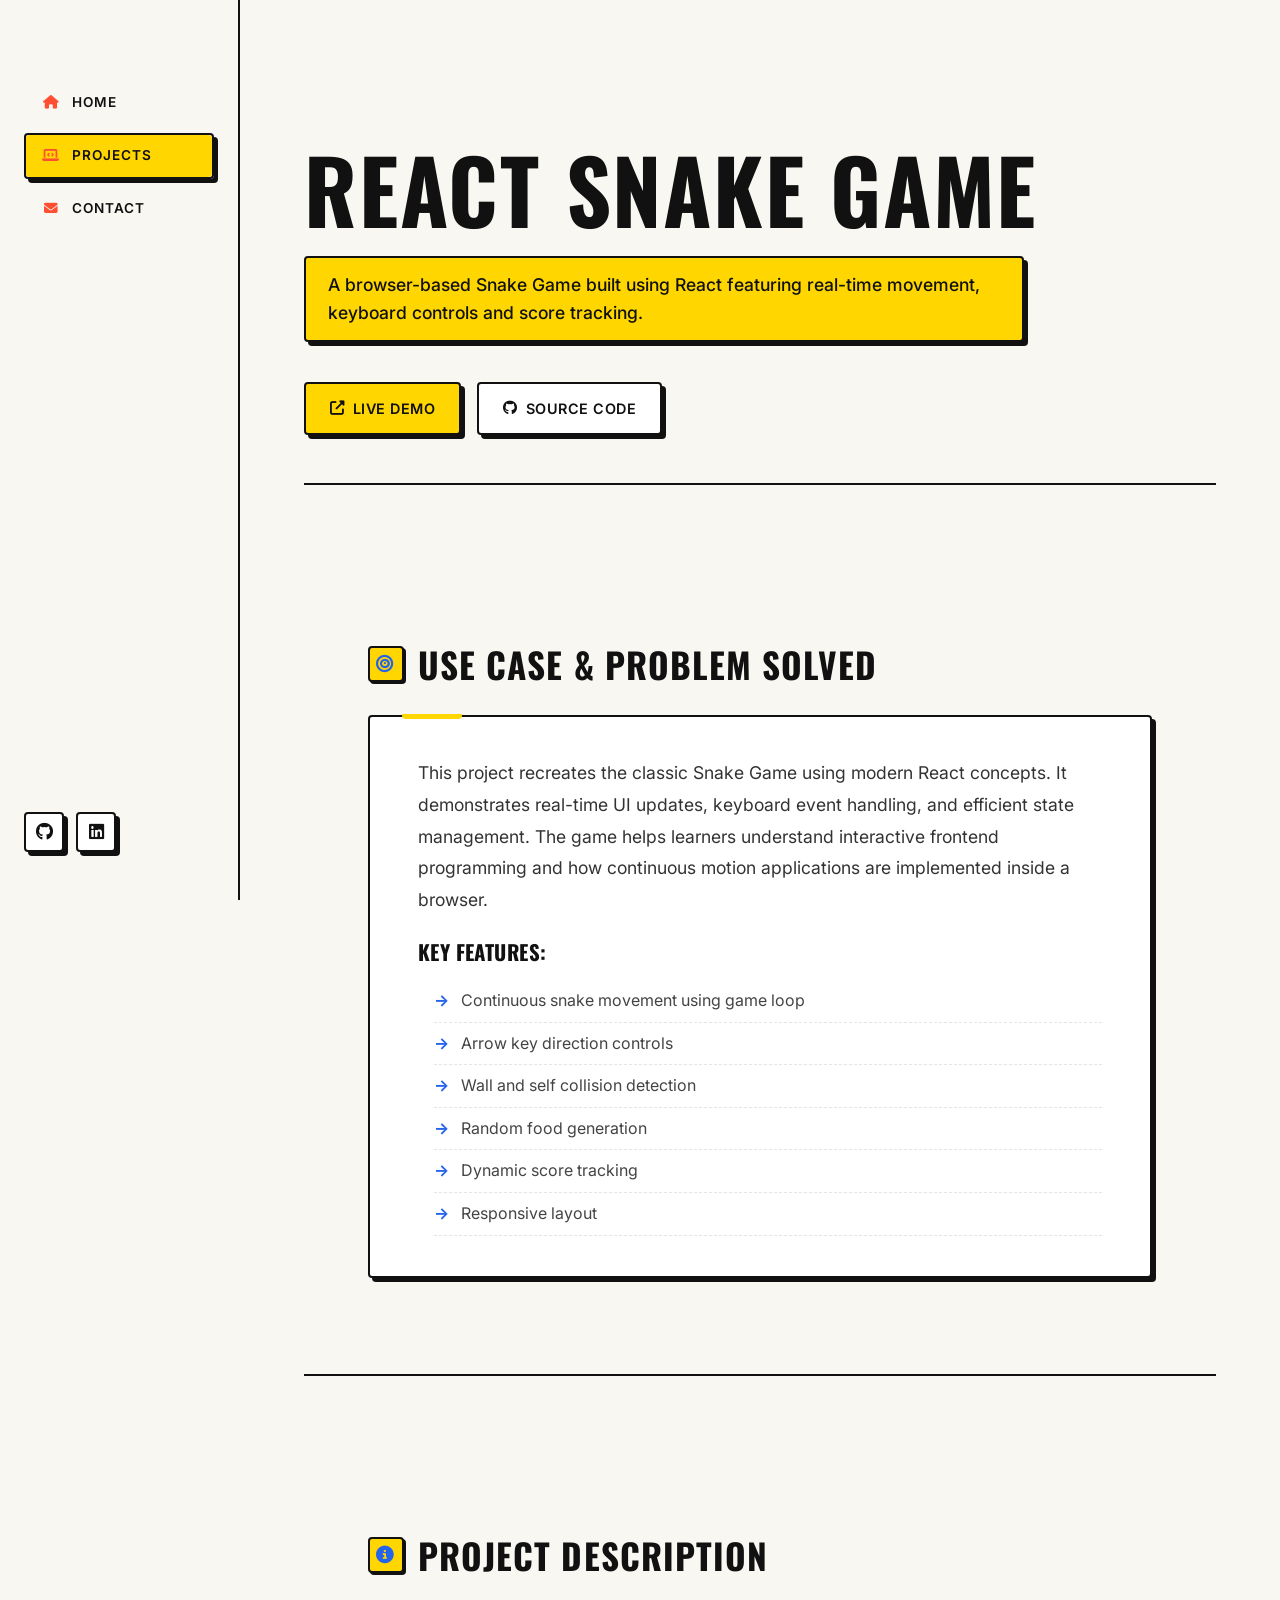
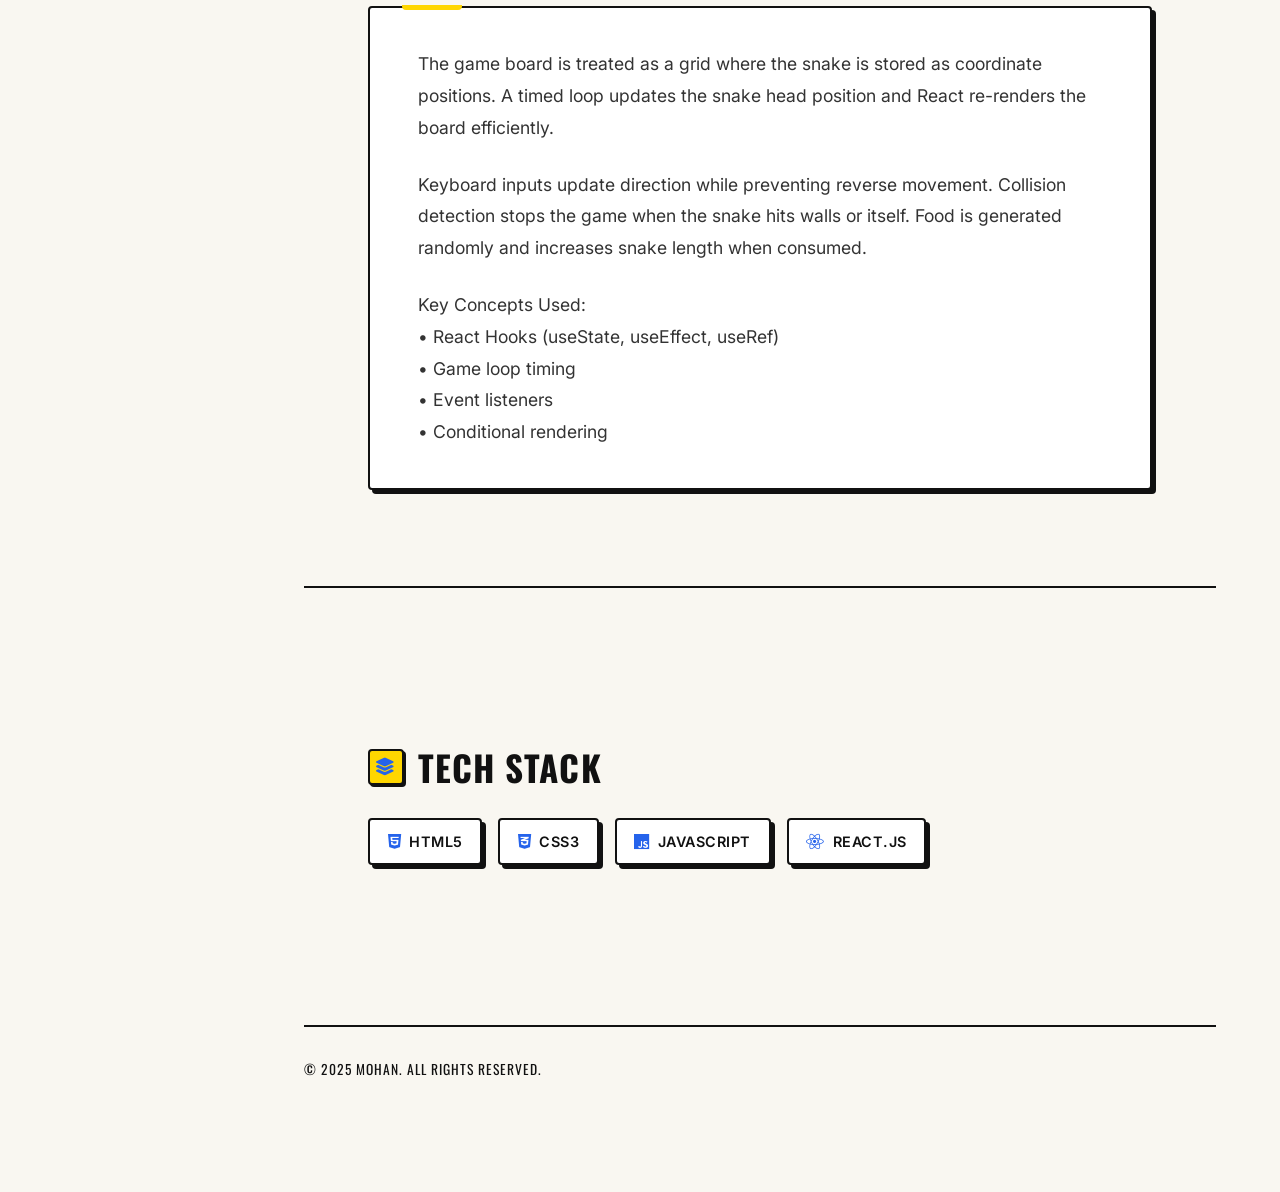
<file: projects/snake_game.html>
<!DOCTYPE html>

<html lang="en">

<head>
    <meta charset="UTF-8">
    <meta name="viewport" content="width=device-width, initial-scale=1.0">
    <title>React Snake Game | Mohan</title>


    <!-- Fonts -->
    <link rel="preconnect" href="https://fonts.googleapis.com">
    <link rel="preconnect" href="https://fonts.gstatic.com" crossorigin>
    <link href="https://fonts.googleapis.com/css2?family=Inter:wght@300;400;500;600;700&display=swap" rel="stylesheet">

    <!-- Icons -->
    <link rel="stylesheet" href="https://cdnjs.cloudflare.com/ajax/libs/font-awesome/6.4.0/css/all.min.css">

    <!-- Common CSS -->
    <!-- Main Portfolio CSS -->
    <link rel="stylesheet" href="../style.css">
    <!-- Project Specific CSS -->
    <link rel="stylesheet" href="style.css">

</head>

<body>


    <!-- Sidebar -->
    <nav class="sidebar">
        <ul class="nav-links">
            <li><a href="../index.html#hero"><i class="fas fa-home"></i> <span>Home</span></a></li>
            <li><a href="../index.html#projects" class="active"><i
                        class="fas fa-laptop-code"></i><span>Projects</span></a></li>
            <li><a href="../index.html#contact"><i class="fas fa-envelope"></i><span>Contact</span></a></li>
        </ul>

        <div class="social-links-mini">
            <a href="https://github.com/Mohan24th" target="_blank"><i class="fab fa-github"></i></a>
            <a href="https://www.linkedin.com/in/adapa-mohan-33796a281/" target="_blank"><i
                    class="fab fa-linkedin"></i></a>
        </div>
    </nav>

    <main class="content">

        <!-- HERO -->
        <section class="project-hero">
            <h1>React Snake Game</h1>
            <p class="project-tagline">
                A browser-based Snake Game built using React featuring real-time movement, keyboard controls and score
                tracking.
            </p>

            <div class="project-links">
                <a href="https://react-snake-game-henna.vercel.app/" target="_blank" class="btn btn-primary">
                    <i class="fas fa-external-link-alt"></i> Live Demo
                </a>
                <a href="https://github.com/Mohan24th/react-snake-game" target="_blank" class="btn btn-outline">
                    <i class="fab fa-github"></i> Source Code
                </a>
            </div>
        </section>

        <!-- USE CASE -->
        <section class="project-section">
            <h2><i class="fas fa-bullseye"></i> Use Case & Problem Solved</h2>
            <div class="project-content">
                <p>
                    This project recreates the classic Snake Game using modern React concepts.
                    It demonstrates real-time UI updates, keyboard event handling, and efficient state management.

                    The game helps learners understand interactive frontend programming and how continuous motion
                    applications are implemented inside a browser.
                </p>

                <br>
                <h3>Key Features:</h3>
                <ul style="list-style-position: inside; margin-top: 1rem; color: var(--text-secondary);">
                    <li>Continuous snake movement using game loop</li>
                    <li>Arrow key direction controls</li>
                    <li>Wall and self collision detection</li>
                    <li>Random food generation</li>
                    <li>Dynamic score tracking</li>
                    <li>Responsive layout</li>
                </ul>
            </div>
        </section>

        <!-- DESCRIPTION -->
        <section class="project-section">
            <h2><i class="fas fa-info-circle"></i> Project Description</h2>
            <div class="project-content">
                <p>
                    The game board is treated as a grid where the snake is stored as coordinate positions.
                    A timed loop updates the snake head position and React re-renders the board efficiently.
                </p>

                <br>

                <p>
                    Keyboard inputs update direction while preventing reverse movement.
                    Collision detection stops the game when the snake hits walls or itself.
                    Food is generated randomly and increases snake length when consumed.
                </p>

                <br>

                <p>
                    Key Concepts Used:<br>
                    • React Hooks (useState, useEffect, useRef)<br>
                    • Game loop timing<br>
                    • Event listeners<br>
                    • Conditional rendering
                </p>
            </div>
        </section>

        <!-- TECH STACK -->
        <section class="project-section">
            <h2><i class="fas fa-layer-group"></i> Tech Stack</h2>
            <div class="tech-stack">
                <div class="tech-item"><i class="fab fa-html5"></i><span>HTML5</span></div>
                <div class="tech-item"><i class="fab fa-css3-alt"></i><span>CSS3</span></div>
                <div class="tech-item"><i class="fab fa-js"></i><span>JavaScript</span></div>
                <div class="tech-item"><i class="fab fa-react"></i><span>React.js</span></div>
            </div>
        </section>

        <footer>
            <p>&copy; 2025 Mohan. All rights reserved.</p>
        </footer>

    </main>


</body>

</html>
</file>
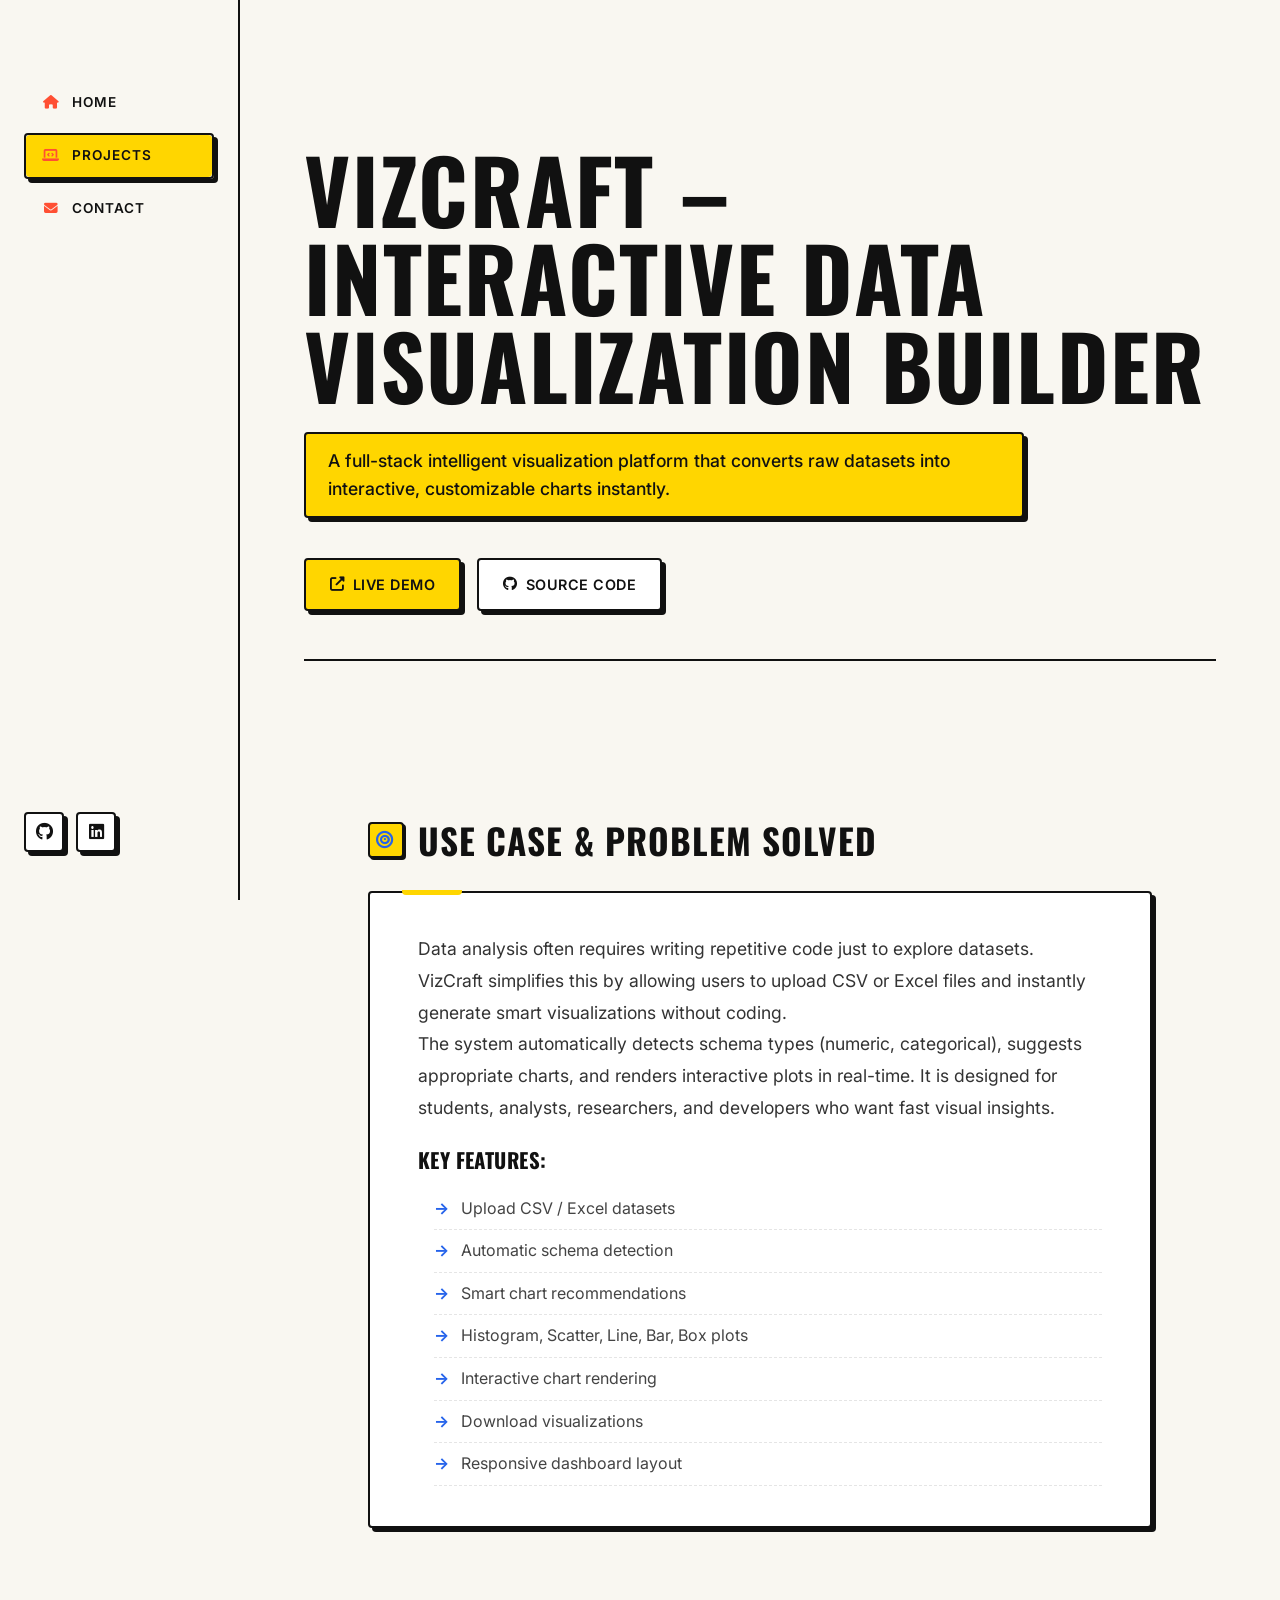
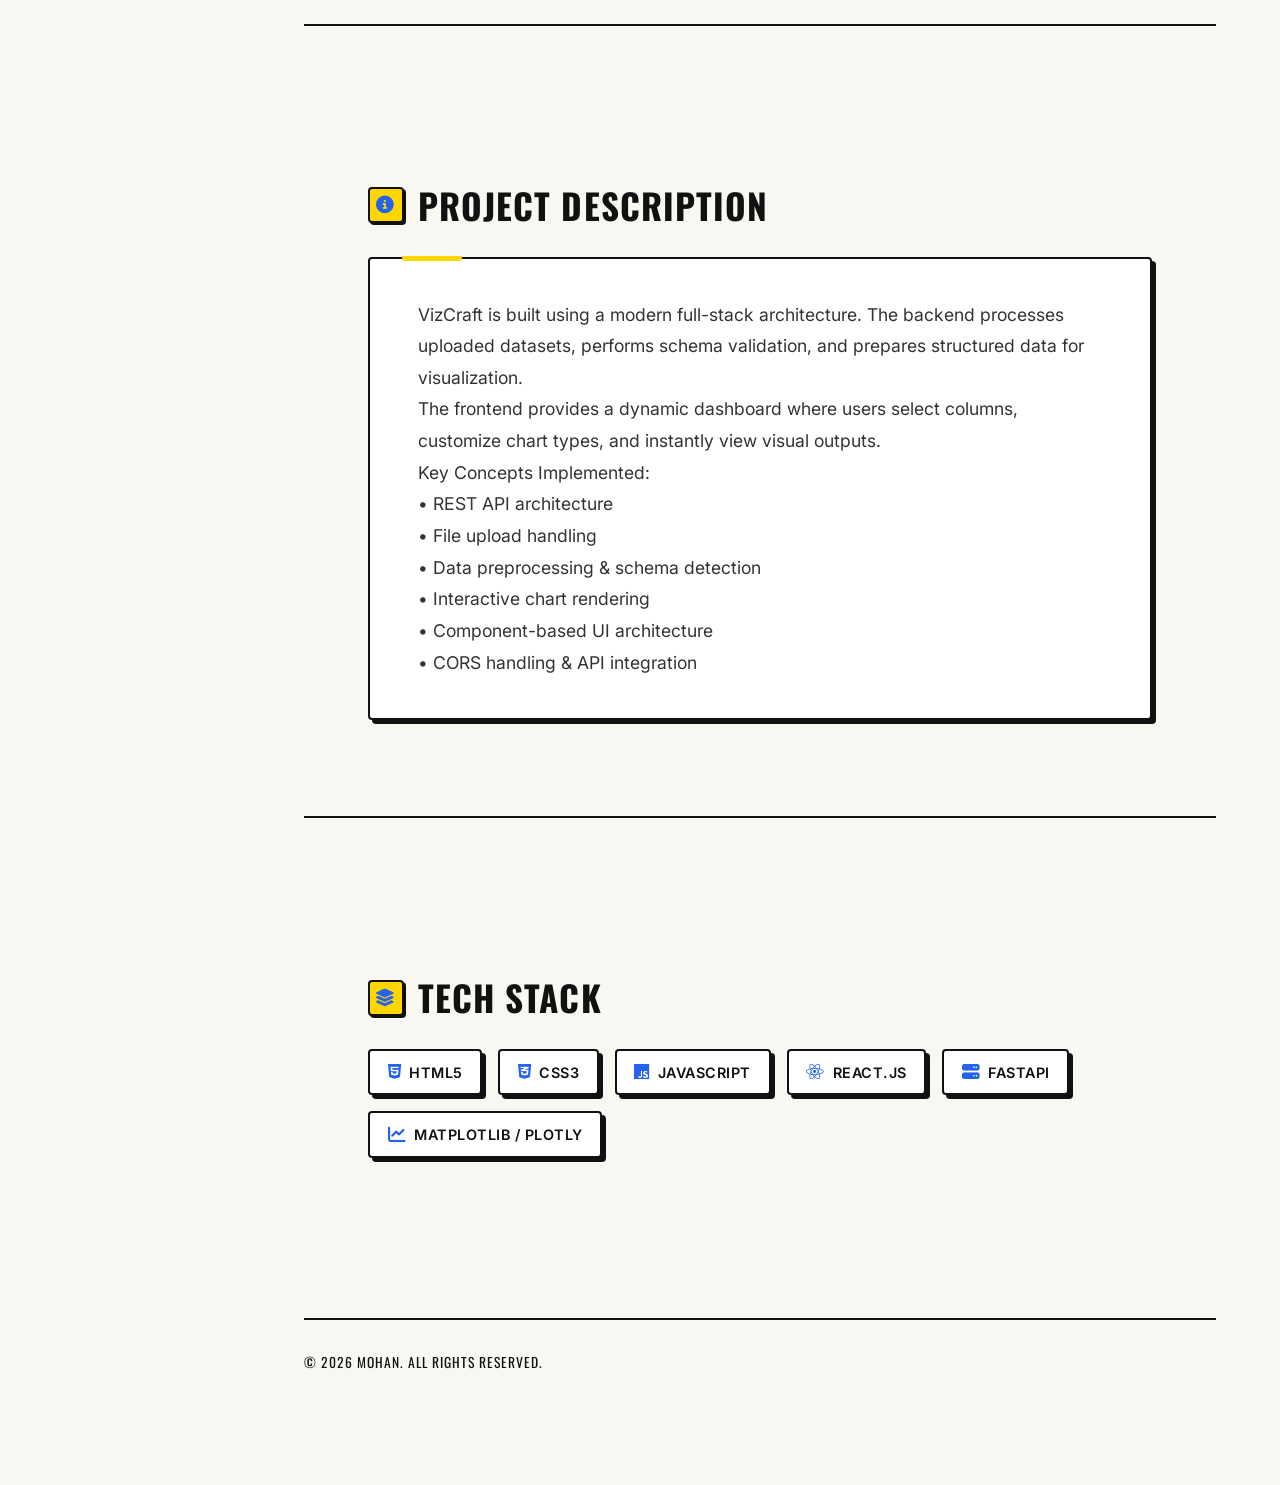
<file: projects/vizcraft.html>
<!DOCTYPE html>

<html lang="en">

<head>
    <meta charset="UTF-8">
    <meta name="viewport" content="width=device-width, initial-scale=1.0">
    <title>VizCraft | Mohan</title>

    <!-- Fonts -->
    <link rel="preconnect" href="https://fonts.googleapis.com">
    <link rel="preconnect" href="https://fonts.gstatic.com" crossorigin>
    <link href="https://fonts.googleapis.com/css2?family=Inter:wght@300;400;500;600;700&display=swap" rel="stylesheet">

    <!-- Icons -->
    <link rel="stylesheet" href="https://cdnjs.cloudflare.com/ajax/libs/font-awesome/6.4.0/css/all.min.css">

    <!-- Main Portfolio CSS -->
    <link rel="stylesheet" href="../style.css">
    <!-- Project Specific CSS -->
    <link rel="stylesheet" href="style.css">

</head>

<body>

    <!-- Sidebar Navigation -->
    <nav class="sidebar">
        <ul class="nav-links">
            <li><a href="../index.html#hero"><i class="fas fa-home"></i> <span>Home</span></a></li>
            <li><a href="../index.html#projects" class="active">
                    <i class="fas fa-laptop-code"></i><span>Projects</span></a></li>
            <li><a href="../index.html#contact"><i class="fas fa-envelope"></i><span>Contact</span></a></li>
        </ul>

        <div class="social-links-mini">
            <a href="https://github.com/Mohan24th" target="_blank"><i class="fab fa-github"></i></a>
            <a href="https://www.linkedin.com/in/adapa-mohan-33796a281/" target="_blank">
                <i class="fab fa-linkedin"></i></a>
        </div>
    </nav>

    <main class="content">

        <!-- HERO -->
        <section class="project-hero">
            <h1>VizCraft – Interactive Data Visualization Builder</h1>
            <p class="project-tagline">
                A full-stack intelligent visualization platform that converts raw datasets
                into interactive, customizable charts instantly.
            </p>

            <div class="project-links">
                <a href="https://vizcraft-visualization.vercel.app/" target="_blank" class="btn btn-primary">
                    <i class="fas fa-external-link-alt"></i> Live Demo
                </a>
                <a href="https://github.com/Mohan24th/Vizcraft-interactive-visualization" target="_blank"
                    class="btn btn-outline">
                    <i class="fab fa-github"></i> Source Code
                </a>
            </div>
        </section>

        <!-- USE CASE -->
        <section class="project-section">
            <h2><i class="fas fa-bullseye"></i> Use Case & Problem Solved</h2>
            <div class="project-content">
                <p>
                    Data analysis often requires writing repetitive code just to explore datasets.
                    VizCraft simplifies this by allowing users to upload CSV or Excel files
                    and instantly generate smart visualizations without coding.
                </p>

                <p>
                    The system automatically detects schema types (numeric, categorical),
                    suggests appropriate charts, and renders interactive plots in real-time.
                    It is designed for students, analysts, researchers, and developers
                    who want fast visual insights.
                </p>

                <br>

                <h3>Key Features:</h3>
                <ul style="list-style-position: inside; margin-top: 1rem; color: var(--text-secondary);">
                    <li>Upload CSV / Excel datasets</li>
                    <li>Automatic schema detection</li>
                    <li>Smart chart recommendations</li>
                    <li>Histogram, Scatter, Line, Bar, Box plots</li>
                    <li>Interactive chart rendering</li>
                    <li>Download visualizations</li>
                    <li>Responsive dashboard layout</li>
                </ul>
            </div>
        </section>

        <!-- DESCRIPTION -->
        <section class="project-section">
            <h2><i class="fas fa-info-circle"></i> Project Description</h2>
            <div class="project-content">
                <p>
                    VizCraft is built using a modern full-stack architecture.
                    The backend processes uploaded datasets, performs schema validation,
                    and prepares structured data for visualization.
                </p>

                <p>
                    The frontend provides a dynamic dashboard where users select columns,
                    customize chart types, and instantly view visual outputs.
                </p>

                <p>
                    Key Concepts Implemented:<br>
                    • REST API architecture<br>
                    • File upload handling<br>
                    • Data preprocessing & schema detection<br>
                    • Interactive chart rendering<br>
                    • Component-based UI architecture<br>
                    • CORS handling & API integration
                </p>
            </div>
        </section>

        <!-- TECH STACK -->
        <section class="project-section">
            <h2><i class="fas fa-layer-group"></i> Tech Stack</h2>
            <div class="tech-stack">
                <div class="tech-item"><i class="fab fa-html5"></i><span>HTML5</span></div>
                <div class="tech-item"><i class="fab fa-css3-alt"></i><span>CSS3</span></div>
                <div class="tech-item"><i class="fab fa-js"></i><span>JavaScript</span></div>
                <div class="tech-item"><i class="fab fa-react"></i><span>React.js</span></div>
                <div class="tech-item"><i class="fas fa-server"></i><span>FastAPI</span></div>
                <div class="tech-item"><i class="fas fa-chart-line"></i><span>Matplotlib / Plotly</span></div>
            </div>
        </section>

        <footer>
            <p>&copy; 2026 Mohan. All rights reserved.</p>
        </footer>

    </main>

</body>

</html>
</file>
<file: style.css>
/* ==================================================
   STYLE.CSS — Design system transferred from portfolio_v2.css
   Source visual language: Oswald display, Inter body,
   Cream / Ink / Yellow / Blue / Coral palette,
   editorial poster aesthetic, offset hard shadows.
   ================================================== */

@import url('https://fonts.googleapis.com/css2?family=Caveat:wght@600;700&family=Inter:wght@400;500;600&family=Oswald:wght@500;600;700&display=swap');

/* ============ DESIGN TOKENS ============ */
:root {
    --cream:  #F9F7F1;
    --ink:    #111111;
    --yellow: #FFD600;
    --blue:   #2563EB;
    --coral:  #FF4F33;
    --white:  #FFFFFF;

    --radius-sm: 4px;
    --radius-md: 8px;

    --font-display: 'Oswald', sans-serif;
    --font-body:    'Inter', sans-serif;
    --font-accent:  'Caveat', cursive;

    --shadow-solid:    6px 6px 0 var(--ink);
    --shadow-solid-sm: 4px 4px 0 var(--ink);

    --transition: transform 0.2s ease, box-shadow 0.2s ease, background-color 0.2s ease;

    /* Legacy variable aliases so any inline references still resolve */
    --sidebar-width: 240px;
    --dark-text:  var(--ink);
    --muted-text: #555555;
}

/* ============ RESET ============ */
*, *::before, *::after {
    margin: 0;
    padding: 0;
    box-sizing: border-box;
    scroll-behavior: smooth;
}

body {
    font-family: var(--font-body);
    background-color: var(--cream);
    color: var(--ink);
    line-height: 1.6;
    overflow-x: hidden;
}

/* Headings use display font — poster / editorial style */
h1, h2, h3, h4, h5 {
    font-family: var(--font-display);
    text-transform: uppercase;
    color: var(--ink);
    line-height: 1.1;
    letter-spacing: 0.02em;
}

a {
    text-decoration: none;
    color: inherit;
}

/* ============ SIDEBAR NAVIGATION ============ */
/*
   index.html uses a fixed left sidebar.
   We reinterpret it using the v2 design language:
   clean, minimal, editorial — thin border, compact type.
*/
.sidebar {
    position: fixed;
    top: 0;
    left: 0;
    height: 100vh;
    width: var(--sidebar-width);
    background: var(--cream);
    border-right: 2px solid var(--ink);
    padding: 3rem 1.5rem;
    display: flex;
    flex-direction: column;
    z-index: 100;
    overflow-y: auto;
}

.nav-links {
    list-style: none;
    display: flex;
    flex-direction: column;
    gap: 0.4rem;
    margin-top: 2rem;
}

.nav-links a {
    display: flex;
    align-items: center;
    gap: 0.75rem;
    padding: 0.65rem 1rem;
    font-family: var(--font-body);
    font-weight: 600;
    font-size: 0.85rem;
    text-transform: uppercase;
    letter-spacing: 1px;
    color: var(--ink);
    border-radius: var(--radius-sm);
    position: relative;
    transition: var(--transition);
    border: 2px solid transparent;
}

.nav-links a i {
    color: var(--coral);
    width: 18px;
    text-align: center;
}

.nav-links a::after {
    content: '';
    position: absolute;
    left: 0;
    top: 0;
    height: 100%;
    width: 0;
    background: var(--yellow);
    z-index: -1;
    border-radius: var(--radius-sm);
    transition: width 0.2s ease;
}

.nav-links a:hover::after,
.nav-links a.active::after {
    width: 100%;
}

.nav-links a.active {
    border-color: var(--ink);
    box-shadow: var(--shadow-solid-sm);
}

.social-links-mini {
    margin-top: auto;
    display: flex;
    gap: 0.75rem;
}

.social-links-mini a {
    width: 40px;
    height: 40px;
    background: var(--white);
    border: 2px solid var(--ink);
    border-radius: var(--radius-sm);
    display: flex;
    align-items: center;
    justify-content: center;
    font-size: 1.1rem;
    box-shadow: var(--shadow-solid-sm);
    transition: var(--transition);
}

.social-links-mini a:hover {
    background: var(--yellow);
    transform: translate(2px, 2px);
    box-shadow: 2px 2px 0 var(--ink);
}

/* ============ MAIN CONTENT AREA ============ */
.content {
    margin-left: var(--sidebar-width);
    max-width: calc(1200px + var(--sidebar-width));
}

/* ============ SECTIONS ============ */
section {
    padding: 6rem 5vw;
    border-bottom: 2px solid var(--ink);
    position: relative;
}

section:last-of-type {
    border-bottom: none;
}

/* ============ SECTION TITLES ============ */
/*
   The existing HTML uses .section-title on <h2> inside sections.
   We apply the v2 oversized display heading with marker highlight.
*/
.section-title {
    font-size: clamp(3rem, 5vw, 4.5rem);
    font-family: var(--font-display);
    font-weight: 700;
    text-transform: uppercase;
    color: var(--ink);
    display: inline-block;
    margin-bottom: 3.5rem;
    position: relative;
    background: none;
    padding: 0;
    transform: none;
    box-shadow: none;
    align-self: unset;
}

/* Yellow marker underline — from v2 design language */
.section-title::after {
    content: '';
    position: absolute;
    bottom: 6px;
    left: -4px;
    right: -4px;
    height: 38%;
    background: var(--yellow);
    z-index: -1;
    transform: rotate(-1deg);
}

/* ============ SECTION ANNOTATION (micro label) ============ */
/*
   We cannot add HTML, so we use ::before on sections with known IDs
   to inject the editorial section numbers as CSS content.
*/
#hero::before,
#about::before,
#what-i-bring::before,
#skills::before,
#projects::before,
#certificates::before,
#teaching::before,
#contact::before {
    display: block;
    font-family: var(--font-body);
    font-size: 11px;
    font-weight: 600;
    text-transform: uppercase;
    letter-spacing: 2px;
    color: var(--ink);
    opacity: 0.5;
    margin-bottom: 0.5rem;
}

#hero::before        { content: '01 / INTRO'; }
#about::before       { content: '02 / ABOUT ME'; }
#what-i-bring::before{ content: '03 / WHAT I BRING'; }
#skills::before      { content: '04 / EXPERTISE'; }
#projects::before    { content: '05 / SELECTED WORK'; }
#certificates::before{ content: '06 / VERIFIED'; }
#teaching::before    { content: '07 / MENTORSHIP'; }
#contact::before     { content: '08 / CONTACT'; }

/* ============ BUTTONS ============ */
.btn,
a.btn {
    display: inline-flex;
    align-items: center;
    justify-content: center;
    gap: 8px;
    padding: 0.8rem 1.5rem;
    font-family: var(--font-body);
    font-weight: 600;
    font-size: 0.9rem;
    text-transform: uppercase;
    letter-spacing: 0.5px;
    color: var(--ink);
    background: var(--white);
    border: 2px solid var(--ink);
    border-radius: var(--radius-sm);
    box-shadow: var(--shadow-solid-sm);
    transition: var(--transition);
    cursor: pointer;
}

.btn-primary,
a.btn-primary {
    background: var(--yellow);
}

.btn:hover,
a.btn:hover {
    transform: translate(2px, 2px);
    box-shadow: 2px 2px 0 var(--ink);
}

/* ============ HERO ============ */
#hero {
    display: flex;
    flex-direction: row;
    align-items: center;
    gap: 4rem;
    min-height: 85vh;
    padding-top: 4rem;
    padding-bottom: 4rem;
    border-bottom: 2px solid var(--ink);
}

.hero-text {
    flex: 1.2;
    display: flex;
    flex-direction: column;
    justify-content: center;
}

/* "Hello, I'm" greeting — Caveat accent */
.hero-text .greeting {
    font-family: var(--font-accent);
    font-size: clamp(2rem, 4vw, 3rem);
    color: var(--coral);
    transform: rotate(-3deg);
    display: inline-block;
    margin-bottom: 0.25rem;
    text-transform: none;
}

/* Giant MOHAN poster heading */
.hero-text h1 {
    font-family: var(--font-display);
    font-size: clamp(5rem, 10vw, 8rem);
    font-weight: 700;
    letter-spacing: -0.02em;
    line-height: 0.9;
    color: var(--ink);
    text-transform: uppercase;
    margin-bottom: 1rem;
}

/* Subtitle — blue, display size */
.hero-text h2 {
    font-family: var(--font-display);
    font-size: clamp(1.1rem, 2.2vw, 1.6rem);
    color: var(--blue);
    text-transform: uppercase;
    letter-spacing: 0.05em;
    margin-bottom: 1.5rem;
}

.hero-text p {
    font-family: var(--font-body);
    font-size: 1.1rem;
    color: #444;
    max-width: 500px;
    margin-bottom: 1rem;
    line-height: 1.7;
}

/* Second h2 ("Connecting Logic to Learning") — accent treatment */
.hero-text h2:nth-of-type(2) {
    font-family: var(--font-accent);
    font-size: clamp(1.5rem, 2.5vw, 2rem);
    color: var(--ink);
    background: var(--yellow);
    display: inline-block;
    padding: 0.3rem 0.8rem;
    transform: rotate(-1.5deg);
    border: 2px solid var(--ink);
    margin-bottom: 2.5rem;
    text-transform: none;
    letter-spacing: 0;
    box-shadow: 3px 3px 0 var(--ink);
}

.cta-group {
    display: flex;
    gap: 1rem;
    flex-wrap: wrap;
}

/* Profile image area */
.hero-image {
    flex: 0.8;
    position: relative;
    display: flex;
    justify-content: center;
    align-items: center;
}

/* Yellow rotated accent block behind image */
.hero-image::before {
    content: '';
    position: absolute;
    top: 5%;
    left: -8%;
    width: 110%;
    height: 95%;
    background: var(--yellow);
    border: 2px solid var(--ink);
    border-radius: var(--radius-sm);
    z-index: 0;
    transform: rotate(4deg);
}

.img-placeholder {
    position: relative;
    z-index: 2;
    width: 80%;
    max-width: 360px;
    aspect-ratio: 4/5;
    background: var(--white);
    border: 2px solid var(--ink);
    border-radius: var(--radius-sm);
    box-shadow: var(--shadow-solid);
    padding: 0.75rem;
    overflow: hidden;
}

.img-placeholder img {
    width: 100%;
    height: 100%;
    object-fit: cover;
    display: block;
    border: 1px solid rgba(0,0,0,0.1);
}

/* Remove the old pseudo-elements that were badge/barcode decorations */
.img-placeholder::before,
.img-placeholder::after,
.hero-image::after {
    display: none;
}

/* ============ ABOUT ============ */
#about {
    background: var(--cream);
}

#about .section-content {
    display: grid;
    grid-template-columns: 1fr 1fr;
    gap: 4rem;
    background: none;
    padding: 0;
    border-radius: 0;
    box-shadow: none;
    transform: none;
    max-width: none;
}

#about .section-content::before {
    display: none;
}

.summary {
    font-family: var(--font-body);
    font-size: 1.15rem;
    color: #333;
    margin-bottom: 1.5rem;
    line-height: 1.75;
}

/* ============ WHAT I BRING ============ */
#what-i-bring {
    background: var(--white);
}

.value-grid {
    display: grid;
    grid-template-columns: repeat(3, 1fr);
    gap: 2rem;
}

.value-card {
    background: var(--white);
    border: 2px solid var(--ink);
    border-radius: var(--radius-sm);
    padding: 2.5rem 2rem;
    box-shadow: var(--shadow-solid-sm);
    position: relative;
    transition: var(--transition);
    /* Remove old rotation */
    transform: none;
}

.value-card:hover {
    transform: translateY(-4px);
    box-shadow: var(--shadow-solid);
}

/* Oversized card numbers via ::before pseudo — pure CSS, no HTML change */
.value-card::before {
    font-family: var(--font-display);
    font-size: 4rem;
    font-weight: 700;
    color: rgba(0,0,0,0.06);
    position: absolute;
    top: 1rem;
    right: 1.2rem;
    line-height: 1;
}
.value-card:nth-child(1)::before { content: '01'; }
.value-card:nth-child(2)::before { content: '02'; }
.value-card:nth-child(3)::before { content: '03'; }

/* Accent top border per card using nth-child */
.value-card:nth-child(1) { border-top: 4px solid var(--yellow); }
.value-card:nth-child(2) { border-top: 4px solid var(--blue); }
.value-card:nth-child(3) { border-top: 4px solid var(--coral); }

.icon-box {
    font-size: 2rem;
    color: var(--blue);
    margin-bottom: 1.2rem;
}

.value-card h3 {
    font-family: var(--font-display);
    font-size: 1.3rem;
    margin-bottom: 1rem;
}

.value-card p {
    font-family: var(--font-body);
    font-size: 0.95rem;
    color: #444;
    text-transform: none;
    letter-spacing: 0;
}

/* ============ SKILLS ============ */
#skills {
    background: var(--cream);
}

.skills-grid {
    display: grid;
    grid-template-columns: repeat(auto-fit, minmax(280px, 1fr));
    gap: 2rem;
}

.skill-category {
    background: var(--white);
    border: 2px solid var(--ink);
    border-radius: var(--radius-sm);
    box-shadow: var(--shadow-solid-sm);
    display: flex;
    flex-direction: column;
    /* Remove old flex-direction: row layout */
    align-items: unset;
}

.skill-category h3 {
    font-family: var(--font-display);
    font-size: 1.3rem;
    font-weight: 700;
    text-transform: uppercase;
    letter-spacing: 0.05em;
    padding: 1.2rem 1.5rem;
    border-bottom: 2px solid var(--ink);
    background: var(--cream);
    /* Remove old rotation */
    transform: none;
    min-width: unset;
    box-shadow: none;
}

/* Alternating header background using v2 pattern */
.skill-category:nth-child(even) h3 {
    background: var(--yellow);
}

.skill-pills {
    padding: 1.5rem;
    display: flex;
    flex-wrap: wrap;
    gap: 0.7rem;
    position: relative;
}

.skill-pills span {
    font-family: var(--font-body);
    font-size: 0.85rem;
    font-weight: 600;
    padding: 0.4rem 0.9rem;
    border: 1px solid var(--ink);
    border-radius: var(--radius-sm);
    background: var(--white);
    transition: var(--transition);
    /* Remove old push-pin pseudo */
}

.skill-pills span::before {
    display: none;
}

.skill-pills span:hover {
    background: var(--coral);
    color: var(--white);
    border-color: var(--coral);
    transform: none;
}

/* ============ PROJECTS ============ */
/*
   index.html uses #projects > .projects-grid > article.project-card > .card-content
   All cards must occupy EQUAL space — strict 2-column grid, no featured project.
*/
#projects {
    background: var(--white);
    /* Remove old corkboard background and padding tricks */
    margin: 0;
    padding: 6rem 5vw;
    border-radius: 0;
    box-shadow: none;
}

#projects .section-title {
    /* Restore normal section-title treatment (was overridden for corkboard) */
    color: var(--ink);
    background: none;
}

#projects .section-title::after {
    display: block;
}

.projects-grid {
    display: grid;
    grid-template-columns: repeat(2, 1fr);
    gap: 2.5rem;
    /* align-items: stretch ensures rows share height */
    align-items: stretch;
}

.project-card {
    display: flex;
    flex-direction: column;
    background: var(--white);
    border: 2px solid var(--ink);
    border-radius: var(--radius-sm);
    box-shadow: var(--shadow-solid);
    position: relative;
    transition: var(--transition);
    /* Remove old clip/fold pseudo and rotation */
    transform: none;
    height: 100%;
    overflow: visible;
}

/* Remove the old metal clip and folded corner pseudo-elements */
.project-card::before,
.project-card::after {
    display: none;
}

/* Add a CSS visual area above the content using ::before on .card-content */
/* We cannot add HTML, so we synthesise the visual strip on the card itself */
.project-card:hover {
    transform: translate(-4px, -4px);
    box-shadow: 10px 10px 0 var(--ink);
}

.card-content {
    display: flex;
    flex-direction: column;
    flex-grow: 1;
    padding: 2rem;
    position: relative;
    z-index: 1;
}

/* Card-level accent bar across the top — different colour per nth-child */
.project-card:nth-child(1) { border-top: 5px solid var(--yellow); }
.project-card:nth-child(2) { border-top: 5px solid var(--blue);   }
.project-card:nth-child(3) { border-top: 5px solid var(--coral);  }
.project-card:nth-child(4) { border-top: 5px solid var(--yellow); }
.project-card:nth-child(5) { border-top: 5px solid var(--blue);   }
.project-card:nth-child(6) { border-top: 5px solid var(--coral);  }

.card-content h3 {
    font-family: var(--font-display);
    font-size: clamp(1.4rem, 2vw, 1.8rem);
    text-transform: uppercase;
    color: var(--ink);
    margin-bottom: 1rem;
}

.card-content p {
    font-family: var(--font-body);
    font-size: 0.98rem;
    color: #444;
    line-height: 1.7;
    margin-bottom: 2rem;
    flex-grow: 1;     /* Pushes CTA to bottom */
    text-transform: none;
    letter-spacing: 0;
}

/* "View Project →" link */
.btn-text {
    align-self: flex-start;
    margin-top: auto;
    display: inline-flex;
    align-items: center;
    gap: 6px;
    font-family: var(--font-body);
    font-weight: 600;
    font-size: 0.85rem;
    text-transform: uppercase;
    letter-spacing: 0.5px;
    padding: 0.6rem 1.2rem;
    background: var(--ink);
    color: var(--white);
    border: 2px solid var(--ink);
    border-radius: var(--radius-sm);
    transition: var(--transition);
    /* Remove old tape/rotation */
    transform: none;
    box-shadow: none;
}

.btn-text:hover {
    background: var(--coral);
    border-color: var(--coral);
}

.btn-text i {
    transition: transform 0.2s ease;
}

.btn-text:hover i {
    transform: translateX(4px);
}

/* ============ CERTIFICATES ============ */
/*
   BUG FIX: All four must be visible.
   The existing HTML uses .certificates-grid > .cert-card > .cert-placeholder > img
   We set an explicit 4-column grid and ensure no hiding via overflow/display rules.
*/
#certificates {
    background: var(--cream);
}

.certificates-grid {
    display: grid;
    grid-template-columns: repeat(4, 1fr);
    gap: 1.5rem;
    /* Ensure nothing collapses */
    align-items: start;
}

.cert-card {
    background: var(--white);
    border: 2px solid var(--ink);
    border-radius: var(--radius-sm);
    padding: 1rem;
    box-shadow: var(--shadow-solid-sm);
    display: flex;
    flex-direction: column;
    text-align: center;
    transition: var(--transition);
    /* Remove old random rotation */
    transform: none;
}

.cert-card:hover {
    transform: translate(2px, 2px);
    box-shadow: 2px 2px 0 var(--ink);
}

/* Override old cert-placeholder styling completely */
.cert-placeholder {
    width: 100%;
    height: 180px;
    background: var(--cream);
    border: 1px solid rgba(0,0,0,0.08);
    border-radius: var(--radius-sm);
    margin-bottom: 1rem;
    display: flex;
    align-items: center;
    justify-content: center;
    padding: 0.5rem;
    overflow: visible;     /* Do NOT hide anything */
    position: static;
    transform: none;
}

/* Remove the old tape pseudo-element */
.cert-placeholder::before {
    display: none;
}

.cert-placeholder img {
    width: 100%;
    height: 100%;
    object-fit: contain;   /* Shows entire certificate, no cropping */
    display: block;
}

.cert-card p {
    font-family: var(--font-display);
    font-size: 1rem;
    font-weight: 600;
    text-transform: uppercase;
    color: var(--ink);
    letter-spacing: 0.03em;
    margin-top: auto;
}

/* ============ TEACHING ============ */
#teaching {
    background: var(--yellow);
}

.teaching-card {
    background: var(--white);
    border: 2px solid var(--ink);
    border-radius: var(--radius-sm);
    padding: 3rem;
    box-shadow: var(--shadow-solid);
    max-width: 860px;
    /* Remove old rotation */
    transform: none;
    position: relative;
}

.teaching-card h3 {
    font-family: var(--font-display);
    font-size: clamp(1.8rem, 3vw, 2.5rem);
    text-transform: uppercase;
    color: var(--ink);
    margin-bottom: 0.5rem;
}

.teaching-card .role-desc {
    font-family: var(--font-accent);
    font-size: 1.3rem;
    color: var(--coral);
    font-style: normal;
    margin-bottom: 2rem;
    text-transform: none;
    letter-spacing: 0;
}

.teaching-highlights {
    list-style: none;
    padding: 0;
}

.teaching-highlights li {
    font-family: var(--font-body);
    font-size: 1.05rem;
    margin-bottom: 1rem;
    display: flex;
    align-items: flex-start;
    gap: 12px;
    text-transform: none;
    letter-spacing: 0;
}

.teaching-highlights i {
    color: var(--blue);
    margin-top: 4px;
    flex-shrink: 0;
}

.teaching-highlights strong {
    font-weight: 700;
}

/* ============ CONTACT ============ */
#contact {
    background: var(--coral);
    text-align: center;
    border-top: 2px solid var(--ink);
}

#contact .section-title {
    color: var(--white);
}

/* Override the ::after yellow highlight for the coral contact section */
#contact .section-title::after {
    background: rgba(0,0,0,0.15);
}

.contact-container {
    display: flex;
    justify-content: center;
}

.contact-info {
    display: flex;
    flex-direction: column;
    align-items: center;
    gap: 1.5rem;
    background: transparent;
    color: var(--white);
    padding: 0;
    border-radius: 0;
    box-shadow: none;
    transform: none;
}

.contact-info p,
.contact-info span,
.contact-info i {
    color: var(--white);
}

.contact-item {
    display: flex;
    align-items: center;
    gap: 1rem;
    font-family: var(--font-display);
    font-size: clamp(1.2rem, 2.5vw, 1.8rem);
    text-transform: uppercase;
}

.contact-item i {
    color: var(--yellow) !important;
}

.contact-links {
    display: flex;
    gap: 1rem;
    flex-wrap: wrap;
    justify-content: center;
    margin-top: 2rem;
}

/* Buttons on coral background */
.contact-info .btn,
.contact-info .btn-outline,
.contact-links .btn,
.contact-links .btn-outline {
    background: var(--white);
    color: var(--ink);
    border-color: var(--ink);
    box-shadow: var(--shadow-solid-sm);
}

.contact-info .btn:hover,
.contact-links .btn:hover {
    background: var(--yellow);
    transform: translate(2px, 2px);
    box-shadow: 2px 2px 0 var(--ink);
}

/* ============ FOOTER ============ */
footer {
    text-align: center;
    padding: 2rem;
    background: var(--ink);
    color: var(--cream);
    font-family: var(--font-display);
    font-size: 0.9rem;
    letter-spacing: 1px;
    text-transform: uppercase;
}

footer p {
    color: var(--cream);
}

/* ============ RESPONSIVE ============ */

/* Tablet */
@media (max-width: 1024px) {
    .sidebar {
        position: static;
        width: 100%;
        height: auto;
        padding: 1.2rem 4vw;
        flex-direction: row;
        flex-wrap: wrap;
        align-items: center;
        justify-content: space-between;
        border-right: none;
        border-bottom: 2px solid var(--ink);
    }

    .nav-links {
        flex-direction: row;
        flex-wrap: wrap;
        gap: 0.3rem;
        margin-top: 0;
    }

    .nav-links a {
        font-size: 0.8rem;
        padding: 0.5rem 0.8rem;
    }

    .social-links-mini {
        margin-top: 0;
    }

    .content {
        margin-left: 0;
    }

    #hero {
        flex-direction: column;
        text-align: center;
        gap: 3rem;
        min-height: auto;
        padding-top: 4rem;
    }

    .hero-text .greeting {
        margin-bottom: 0;
    }

    .hero-text p {
        max-width: 100%;
    }

    .cta-group {
        justify-content: center;
    }

    .hero-image {
        order: -1;
        max-width: 340px;
        margin: 0 auto;
    }

    .hero-image::before {
        left: -5%;
        width: 110%;
        top: 10%;
        height: 80%;
    }

    .img-placeholder {
        width: 100%;
    }

    #about .section-content {
        grid-template-columns: 1fr;
        gap: 2rem;
    }

    .value-grid {
        grid-template-columns: 1fr;
        gap: 1.5rem;
    }

    .section-title {
        font-size: 2.8rem;
    }

    /* 2 columns on tablet for certificates */
    .certificates-grid {
        grid-template-columns: repeat(2, 1fr);
    }

    /* Projects stay 2 column on tablet */
}

/* Mobile */
@media (max-width: 768px) {
    section {
        padding: 4rem 5vw;
    }

    .hero-text h1 {
        font-size: 3.5rem;
    }

    .section-title {
        font-size: 2.2rem;
    }

    /* 1 column on mobile */
    .projects-grid {
        grid-template-columns: 1fr;
    }

    .certificates-grid {
        grid-template-columns: 1fr;
    }

    .skills-grid {
        grid-template-columns: 1fr;
    }

    .teaching-card {
        padding: 2rem 1.5rem;
    }

    .contact-item {
        font-size: 1.1rem;
    }
}

/* Very small screens */
@media (max-width: 480px) {
    .hero-text h1 {
        font-size: 2.8rem;
    }
}
</file>
<file: portfolio_v2.css>
@import url('https://fonts.googleapis.com/css2?family=Caveat:wght@600;700&family=Inter:wght@400;500;600&family=Oswald:wght@500;600;700&display=swap');

:root {
    /* Curated Palette */
    --cream: #F9F7F1;
    --ink: #111111;
    --yellow: #FFD600;
    --blue: #2563EB;
    --coral: #FF4F33;
    --white: #FFFFFF;
    
    --radius-sm: 4px;
    --radius-md: 8px;
    
    --font-display: 'Oswald', sans-serif;
    --font-body: 'Inter', sans-serif;
    --font-accent: 'Caveat', cursive;

    --shadow-solid: 6px 6px 0 var(--ink);
    --shadow-solid-sm: 4px 4px 0 var(--ink);
    --shadow-hover: 3px 3px 0 var(--ink);
    
    --transition: transform 0.2s ease, box-shadow 0.2s ease, background-color 0.2s ease;
}

/* ============ RESET ============ */
* {
    margin: 0;
    padding: 0;
    box-sizing: border-box;
    scroll-behavior: smooth;
}

body {
    font-family: var(--font-body);
    background-color: var(--cream);
    color: var(--ink);
    line-height: 1.6;
    overflow-x: hidden;
}

/* ============ TYPOGRAPHY ============ */
h1, h2, h3, h4, h5 {
    font-family: var(--font-display);
    text-transform: uppercase;
    color: var(--ink);
    line-height: 1.1;
    letter-spacing: 0.02em;
}

a {
    text-decoration: none;
    color: inherit;
}

ul {
    list-style: none;
}

.anno {
    font-size: 13px;
    font-weight: 600;
    text-transform: uppercase;
    letter-spacing: 1.5px;
    color: var(--ink);
    margin-bottom: 0.5rem;
    display: inline-block;
}

/* ============ GRID & LAYOUT ============ */
.container {
    max-width: 1200px;
    margin: 0 auto;
    padding: 0 5vw;
}

section {
    padding: 6rem 0;
    border-bottom: 2px solid var(--ink);
}

section:last-of-type {
    border-bottom: none;
}

/* ============ NAVIGATION ============ */
.navbar {
    display: flex;
    justify-content: space-between;
    align-items: center;
    padding: 1.5rem 5vw;
    background: var(--cream);
    border-bottom: 2px solid var(--ink);
    position: sticky;
    top: 0;
    z-index: 100;
}

.nav-brand {
    font-family: var(--font-display);
    font-size: 1.5rem;
    font-weight: 700;
    letter-spacing: 1px;
}

.nav-links {
    display: flex;
    gap: 2rem;
}

.nav-links a {
    font-family: var(--font-body);
    font-weight: 600;
    font-size: 0.9rem;
    text-transform: uppercase;
    letter-spacing: 1px;
    position: relative;
}

.nav-links a::after {
    content: '';
    position: absolute;
    bottom: -4px;
    left: 0;
    width: 100%;
    height: 2px;
    background: var(--ink);
    transform: scaleX(0);
    transform-origin: right;
    transition: transform 0.3s ease;
}

.nav-links a:hover::after {
    transform: scaleX(1);
    transform-origin: left;
}

/* ============ BUTTONS ============ */
.btn {
    display: inline-flex;
    align-items: center;
    justify-content: center;
    gap: 8px;
    padding: 0.8rem 1.5rem;
    font-family: var(--font-body);
    font-weight: 600;
    font-size: 0.95rem;
    text-transform: uppercase;
    letter-spacing: 0.5px;
    background: var(--white);
    color: var(--ink);
    border: 2px solid var(--ink);
    border-radius: var(--radius-sm);
    box-shadow: var(--shadow-solid-sm);
    transition: var(--transition);
    cursor: pointer;
}

.btn-primary {
    background: var(--yellow);
}

.btn:hover {
    transform: translate(2px, 2px);
    box-shadow: 2px 2px 0 var(--ink);
}

/* ============ HERO ============ */
.hero-wrapper {
    display: flex;
    align-items: center;
    gap: 4rem;
    min-height: 80vh;
}

.hero-content {
    flex: 1.2;
}

.hero-content h1 {
    font-size: clamp(4.5rem, 8vw, 7rem);
    margin-bottom: 0.5rem;
    position: relative;
    display: inline-block;
}

.hero-subtitle {
    font-family: var(--font-display);
    font-size: clamp(1.5rem, 3vw, 2.2rem);
    color: var(--blue);
    margin-bottom: 1.5rem;
}

.hero-desc {
    font-size: 1.15rem;
    max-width: 540px;
    margin-bottom: 1rem;
    color: #333;
}

.hero-tagline {
    font-family: var(--font-accent);
    font-size: 1.8rem;
    color: var(--coral);
    margin-bottom: 2.5rem;
    transform: rotate(-2deg);
    display: inline-block;
}

.hero-actions {
    display: flex;
    gap: 1rem;
    flex-wrap: wrap;
}

.hero-visual {
    flex: 0.8;
    position: relative;
    display: flex;
    justify-content: center;
}

.hero-img-box {
    width: 100%;
    max-width: 380px;
    aspect-ratio: 4/5;
    background: var(--white);
    border: 2px solid var(--ink);
    border-radius: var(--radius-sm);
    box-shadow: var(--shadow-solid);
    padding: 1rem;
    position: relative;
    z-index: 2;
}

.hero-img-box img {
    width: 100%;
    height: 100%;
    object-fit: cover;
    border: 1px solid var(--ink);
}

.hero-decor-bg {
    position: absolute;
    top: 10%;
    left: -10%;
    width: 120%;
    height: 100%;
    background: var(--yellow);
    border: 2px solid var(--ink);
    border-radius: var(--radius-sm);
    z-index: 1;
    transform: rotate(4deg);
}

/* ============ SECTION HEADINGS ============ */
.section-header {
    margin-bottom: 4rem;
}

.section-title {
    font-size: clamp(3rem, 5vw, 4.5rem);
    position: relative;
    display: inline-block;
}

.marker-highlight {
    position: relative;
    display: inline-block;
    z-index: 1;
}

.marker-highlight::after {
    content: '';
    position: absolute;
    bottom: 5px;
    left: -5px;
    right: -5px;
    height: 40%;
    background: var(--yellow);
    z-index: -1;
    transform: rotate(-1deg);
}

/* ============ ABOUT ============ */
.about-grid {
    display: grid;
    grid-template-columns: 1fr 1fr;
    gap: 4rem;
}

.about-text p {
    font-size: 1.25rem;
    margin-bottom: 1.5rem;
    color: #333;
}

/* ============ WHAT I BRING ============ */
.value-grid {
    display: grid;
    grid-template-columns: repeat(3, 1fr);
    gap: 2rem;
    margin-top: 3rem;
}

.value-card {
    background: var(--white);
    border: 2px solid var(--ink);
    border-radius: var(--radius-sm);
    padding: 2.5rem 2rem;
    box-shadow: var(--shadow-solid-sm);
    position: relative;
    transition: var(--transition);
}

.value-card:hover {
    transform: translateY(-4px);
    box-shadow: var(--shadow-solid);
}

.value-num {
    font-family: var(--font-display);
    font-size: 3rem;
    color: var(--blue);
    margin-bottom: 1rem;
    line-height: 1;
}

.value-card h3 {
    font-size: 1.4rem;
    margin-bottom: 1rem;
}

.value-card p {
    font-size: 0.95rem;
    color: #444;
}

/* ============ SKILLS ============ */
.skills-grid {
    display: grid;
    grid-template-columns: repeat(auto-fit, minmax(280px, 1fr));
    gap: 2rem;
}

.skill-category {
    background: var(--white);
    border: 2px solid var(--ink);
    border-radius: var(--radius-sm);
    box-shadow: var(--shadow-solid-sm);
    display: flex;
    flex-direction: column;
}

.skill-category h3 {
    font-size: 1.5rem;
    padding: 1.2rem 1.5rem;
    border-bottom: 2px solid var(--ink);
    background: var(--cream);
}

.skill-category:nth-child(even) h3 {
    background: var(--yellow);
}

.skill-pills {
    padding: 1.5rem;
    display: flex;
    flex-wrap: wrap;
    gap: 0.8rem;
}

.skill-pills span {
    font-size: 0.85rem;
    font-weight: 600;
    padding: 0.4rem 0.8rem;
    border: 1px solid var(--ink);
    border-radius: 4px;
    background: var(--white);
}

/* ============ PROJECTS (STRICT EQUAL GRID) ============ */
.projects-grid {
    display: grid;
    grid-template-columns: repeat(2, 1fr);
    gap: 3rem;
    align-items: stretch; /* Forces equal height rows */
}

.project-card {
    display: flex;
    flex-direction: column;
    background: var(--white);
    border: 2px solid var(--ink);
    border-radius: var(--radius-sm);
    box-shadow: var(--shadow-solid);
    transition: var(--transition);
    height: 100%;
}

.project-card:hover {
    transform: translate(-4px, -4px);
    box-shadow: 10px 10px 0 var(--ink);
}

.project-visual {
    height: 240px;
    border-bottom: 2px solid var(--ink);
    display: flex;
    align-items: center;
    justify-content: center;
    font-size: 3.5rem;
    color: var(--ink);
    position: relative;
    overflow: hidden;
}

/* Alternating Project Backgrounds */
.project-card:nth-child(1) .project-visual { background: var(--yellow); }
.project-card:nth-child(2) .project-visual { background: var(--blue); color: var(--white); }
.project-card:nth-child(3) .project-visual { background: var(--coral); color: var(--white); }
.project-card:nth-child(4) .project-visual { background: var(--cream); }
.project-card:nth-child(5) .project-visual { background: var(--blue); color: var(--white); }
.project-card:nth-child(6) .project-visual { background: var(--yellow); }

/* Tasteful CSS Patterns */
.pattern-dots {
    background-image: radial-gradient(var(--ink) 2px, transparent 2px);
    background-size: 20px 20px;
}
.pattern-stripes {
    background-image: repeating-linear-gradient(45deg, transparent, transparent 10px, rgba(0,0,0,0.1) 10px, rgba(0,0,0,0.1) 20px);
}
.project-card:nth-child(odd) .project-visual::after {
    content: ''; position: absolute; inset: 0;
    background-image: radial-gradient(rgba(0,0,0,0.15) 2px, transparent 2px);
    background-size: 15px 15px; pointer-events: none;
}
.project-card:nth-child(even) .project-visual::after {
    content: ''; position: absolute; inset: 0;
    background-image: repeating-linear-gradient(45deg, transparent, transparent 10px, rgba(0,0,0,0.05) 10px, rgba(0,0,0,0.05) 20px);
    pointer-events: none;
}

.project-content {
    padding: 2rem;
    display: flex;
    flex-direction: column;
    flex-grow: 1; /* Pushes CTA to bottom */
}

.project-content h3 {
    font-size: 1.8rem;
    margin-bottom: 1rem;
}

.project-content p {
    font-size: 1rem;
    color: #444;
    margin-bottom: 2rem;
    flex-grow: 1;
}

.project-content .btn {
    align-self: flex-start;
    margin-top: auto;
}

/* ============ CERTIFICATES (4 COLUMNS) ============ */
.cert-grid {
    display: grid;
    grid-template-columns: repeat(4, 1fr);
    gap: 1.5rem;
}

.cert-card {
    background: var(--white);
    border: 2px solid var(--ink);
    border-radius: var(--radius-sm);
    padding: 1rem;
    box-shadow: var(--shadow-solid-sm);
    display: flex;
    flex-direction: column;
    text-align: center;
    transition: var(--transition);
}

.cert-card:hover {
    transform: translate(2px, 2px);
    box-shadow: 2px 2px 0 var(--ink);
}

.cert-img-container {
    width: 100%;
    height: 180px;
    margin-bottom: 1rem;
    background: var(--cream);
    border: 1px solid rgba(0,0,0,0.1);
    display: flex;
    align-items: center;
    justify-content: center;
    padding: 0.5rem;
}

.cert-img-container img {
    width: 100%;
    height: 100%;
    object-fit: contain; /* Ensures entire certificate is visible */
}

.cert-card h3 {
    font-size: 1.1rem;
    margin-top: auto; /* Aligns titles if images vary slightly */
}

/* ============ TEACHING ============ */
.teaching-card {
    background: var(--yellow);
    border: 2px solid var(--ink);
    border-radius: var(--radius-sm);
    padding: 3rem;
    box-shadow: var(--shadow-solid);
}

.teaching-card h3 {
    font-size: 2.5rem;
    margin-bottom: 0.5rem;
}

.role-desc {
    font-size: 1.2rem;
    margin-bottom: 2rem;
    font-family: var(--font-accent);
    color: var(--coral);
}

.teaching-highlights li {
    font-size: 1.05rem;
    margin-bottom: 1rem;
    display: flex;
    align-items: flex-start;
    gap: 12px;
}

.teaching-highlights i {
    color: var(--blue);
    margin-top: 5px;
}

/* ============ CONTACT ============ */
.contact-section {
    background: var(--coral);
    border-top: 2px solid var(--ink);
    text-align: center;
}

.contact-section .section-title {
    color: var(--white);
}

.contact-info {
    display: flex;
    flex-direction: column;
    align-items: center;
    gap: 1.5rem;
    margin-bottom: 3rem;
}

.contact-item {
    font-family: var(--font-display);
    font-size: 1.8rem;
    color: var(--white);
    display: flex;
    align-items: center;
    gap: 15px;
}

.contact-item i {
    color: var(--yellow);
}

.contact-links {
    display: flex;
    gap: 1rem;
    justify-content: center;
    flex-wrap: wrap;
}

/* ============ FOOTER ============ */
footer {
    text-align: center;
    padding: 2rem;
    background: var(--ink);
    color: var(--cream);
    font-family: var(--font-display);
    font-size: 1rem;
    letter-spacing: 1px;
}

/* ============ RESPONSIVE ============ */
@media (max-width: 1024px) {
    .hero-wrapper, .about-grid {
        grid-template-columns: 1fr;
        gap: 3rem;
    }
    
    .hero-visual {
        order: -1; /* Image on top for tablet/mobile */
        max-width: 500px;
        margin: 0 auto;
    }
    
    .value-grid {
        grid-template-columns: 1fr;
    }
    
    .cert-grid {
        grid-template-columns: repeat(2, 1fr);
    }
}

@media (max-width: 768px) {
    section {
        padding: 4rem 0;
    }

    .projects-grid {
        grid-template-columns: 1fr; /* 1 column on mobile */
    }
    
    .cert-grid {
        grid-template-columns: 1fr; /* 1 column on mobile */
    }
    
    .nav-links {
        display: none; /* Can be replaced with a hamburger menu logic if desired */
    }
    
    .hero-content h1 {
        font-size: 3.5rem;
    }
    
    .teaching-card {
        padding: 2rem 1.5rem;
    }
}
</file>
<file: projects/style.css>
/* ==================================================
   projects/style.css
   Extends ../style.css design tokens for project detail pages.
   Uses the same Oswald / Inter / Caveat system,
   same palette, same offset-shadow card aesthetic.
   ================================================== */

/* ============ PROJECT PAGE LAYOUT ============ */
/*
   Project pages use:
     nav.sidebar + main.content
   
   style.css (loaded first) handles the sidebar.
   Here we override .content for the project page context.
*/
.content {
    margin-left: var(--sidebar-width);
    padding: 5rem 5vw 5rem;
    max-width: 1080px;
    position: relative;
}

/* ============ PROJECT HERO ============ */
.project-hero {
    padding: 4rem 0 3rem;
    margin-bottom: 4rem;
    border-bottom: 2px solid var(--ink);
    text-align: left;
    /* Remove old centered / rotated styling */
    background: none;
    border-radius: 0;
    box-shadow: none;
    transform: none;
}

.project-hero h1 {
    font-family: var(--font-display);
    font-size: clamp(3rem, 7vw, 5.5rem);
    font-weight: 700;
    text-transform: uppercase;
    letter-spacing: 0.02em;
    line-height: 1;
    color: var(--ink);
    margin-bottom: 1.5rem;
    /* Remove old text-shadow */
    text-shadow: none;
    display: block;
}

/* Tagline pill — v2 style */
.project-tagline {
    display: inline-block;
    font-family: var(--font-body);
    font-size: 1.1rem;
    font-weight: 500;
    line-height: 1.6;
    color: var(--ink);
    background: var(--yellow);
    border: 2px solid var(--ink);
    border-radius: var(--radius-sm);
    padding: 0.8rem 1.4rem;
    box-shadow: var(--shadow-solid-sm);
    max-width: 720px;
    margin-bottom: 0;
    transform: none;
}

.project-links {
    margin-top: 2.5rem;
    display: flex;
    gap: 1rem;
    flex-wrap: wrap;
    justify-content: flex-start;
}

/* ============ PROJECT SECTIONS ============ */
.project-section {
    margin-bottom: 4rem;
    position: relative;
}

.project-section h2 {
    font-family: var(--font-display);
    font-size: clamp(1.6rem, 3vw, 2.2rem);
    font-weight: 700;
    text-transform: uppercase;
    letter-spacing: 0.03em;
    color: var(--ink);
    margin-bottom: 2rem;
    display: flex;
    align-items: center;
    gap: 14px;
}

/* Section icon accent */
.project-section h2 i {
    font-size: 1.1rem;
    color: var(--blue);
    background: var(--yellow);
    width: 36px;
    height: 36px;
    display: flex;
    align-items: center;
    justify-content: center;
    border: 2px solid var(--ink);
    border-radius: var(--radius-sm);
    box-shadow: 2px 2px 0 var(--ink);
    flex-shrink: 0;
}

/* Content block — editorial card style from v2 */
.project-content {
    background: var(--white);
    border: 2px solid var(--ink);
    border-radius: var(--radius-sm);
    padding: 2.5rem 3rem;
    box-shadow: var(--shadow-solid-sm);
    position: relative;
    /* Remove old pink tape pseudo */
}

.project-content::before {
    /* Yellow accent bar replacing the old pink tape */
    content: '';
    position: absolute;
    top: -3px;
    left: 2rem;
    width: 60px;
    height: 5px;
    background: var(--yellow);
    border-radius: 0 0 var(--radius-sm) var(--radius-sm);
}

.project-content p {
    font-family: var(--font-body);
    font-size: 1.1rem;
    color: #333;
    line-height: 1.8;
    text-transform: none;
    letter-spacing: 0;
}

.project-content h3 {
    font-family: var(--font-display);
    font-size: 1.3rem;
    text-transform: uppercase;
    color: var(--ink);
    margin-bottom: 0.5rem;
}

/* Lists inside project content */
.project-content ul {
    margin-top: 1rem;
    padding-left: 1rem;
    list-style: none;
}

.project-content ul li {
    font-family: var(--font-body);
    font-size: 1rem;
    color: #444;
    padding: 0.5rem 0;
    border-bottom: 1px dashed rgba(0,0,0,0.1);
    display: flex;
    align-items: flex-start;
    gap: 0.75rem;
    line-height: 1.6;
    text-transform: none;
    letter-spacing: 0;
}

.project-content ul li::before {
    content: '→';
    color: var(--blue);
    font-weight: 700;
    flex-shrink: 0;
}

/* ============ TECH STACK ============ */
.tech-stack {
    display: flex;
    flex-wrap: wrap;
    gap: 1rem;
    margin-top: 0.5rem;
}

.tech-item {
    display: inline-flex;
    align-items: center;
    gap: 8px;
    padding: 0.6rem 1.1rem;
    font-family: var(--font-body);
    font-size: 0.9rem;
    font-weight: 600;
    text-transform: uppercase;
    letter-spacing: 0.5px;
    color: var(--ink);
    background: var(--white);
    border: 2px solid var(--ink);
    border-radius: var(--radius-sm);
    box-shadow: var(--shadow-solid-sm);
    transition: var(--transition);
}

.tech-item i {
    color: var(--blue);
    font-size: 1.1rem;
}

.tech-item:hover {
    background: var(--yellow);
    transform: translate(2px, 2px);
    box-shadow: 2px 2px 0 var(--ink);
}

/* ============ FOOTER ============ */
footer {
    margin-top: 4rem;
    padding: 2rem 0;
    border-top: 2px solid var(--ink);
    text-align: left;
    background: transparent;
    font-family: var(--font-display);
    font-size: 0.85rem;
    letter-spacing: 1px;
    text-transform: uppercase;
    color: var(--ink);
}

footer p {
    color: var(--ink);
}

/* ============ RESPONSIVE ============ */
@media (max-width: 1024px) {
    .content {
        margin-left: 0;
        padding: 2rem 5vw 4rem;
    }

    .project-hero {
        padding: 3rem 0 2.5rem;
    }

    .project-hero h1 {
        font-size: 3rem;
    }

    .project-content {
        padding: 2rem 1.5rem;
    }

    .project-links {
        flex-wrap: wrap;
    }
}

@media (max-width: 600px) {
    .project-hero h1 {
        font-size: 2.2rem;
    }

    .project-section h2 {
        font-size: 1.4rem;
    }

    .tech-item {
        font-size: 0.8rem;
        padding: 0.5rem 0.9rem;
    }
}
</file>
